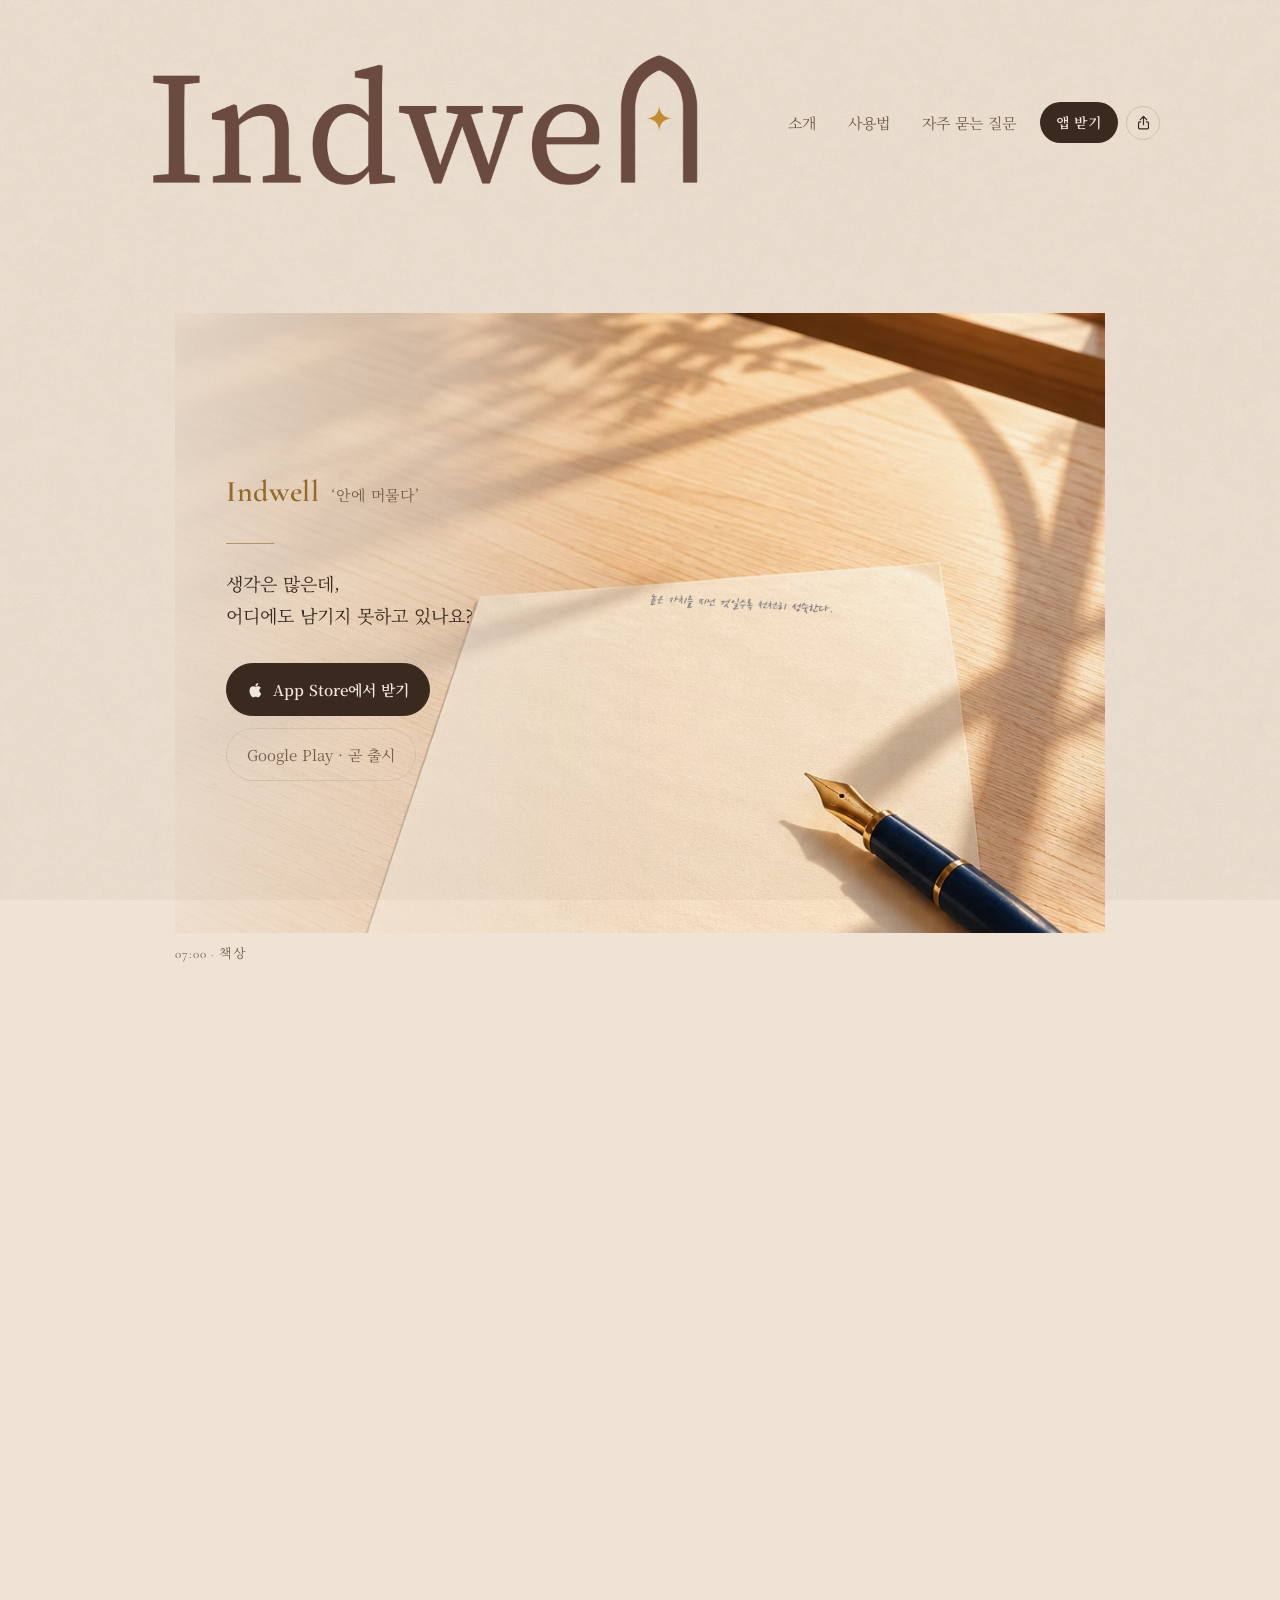
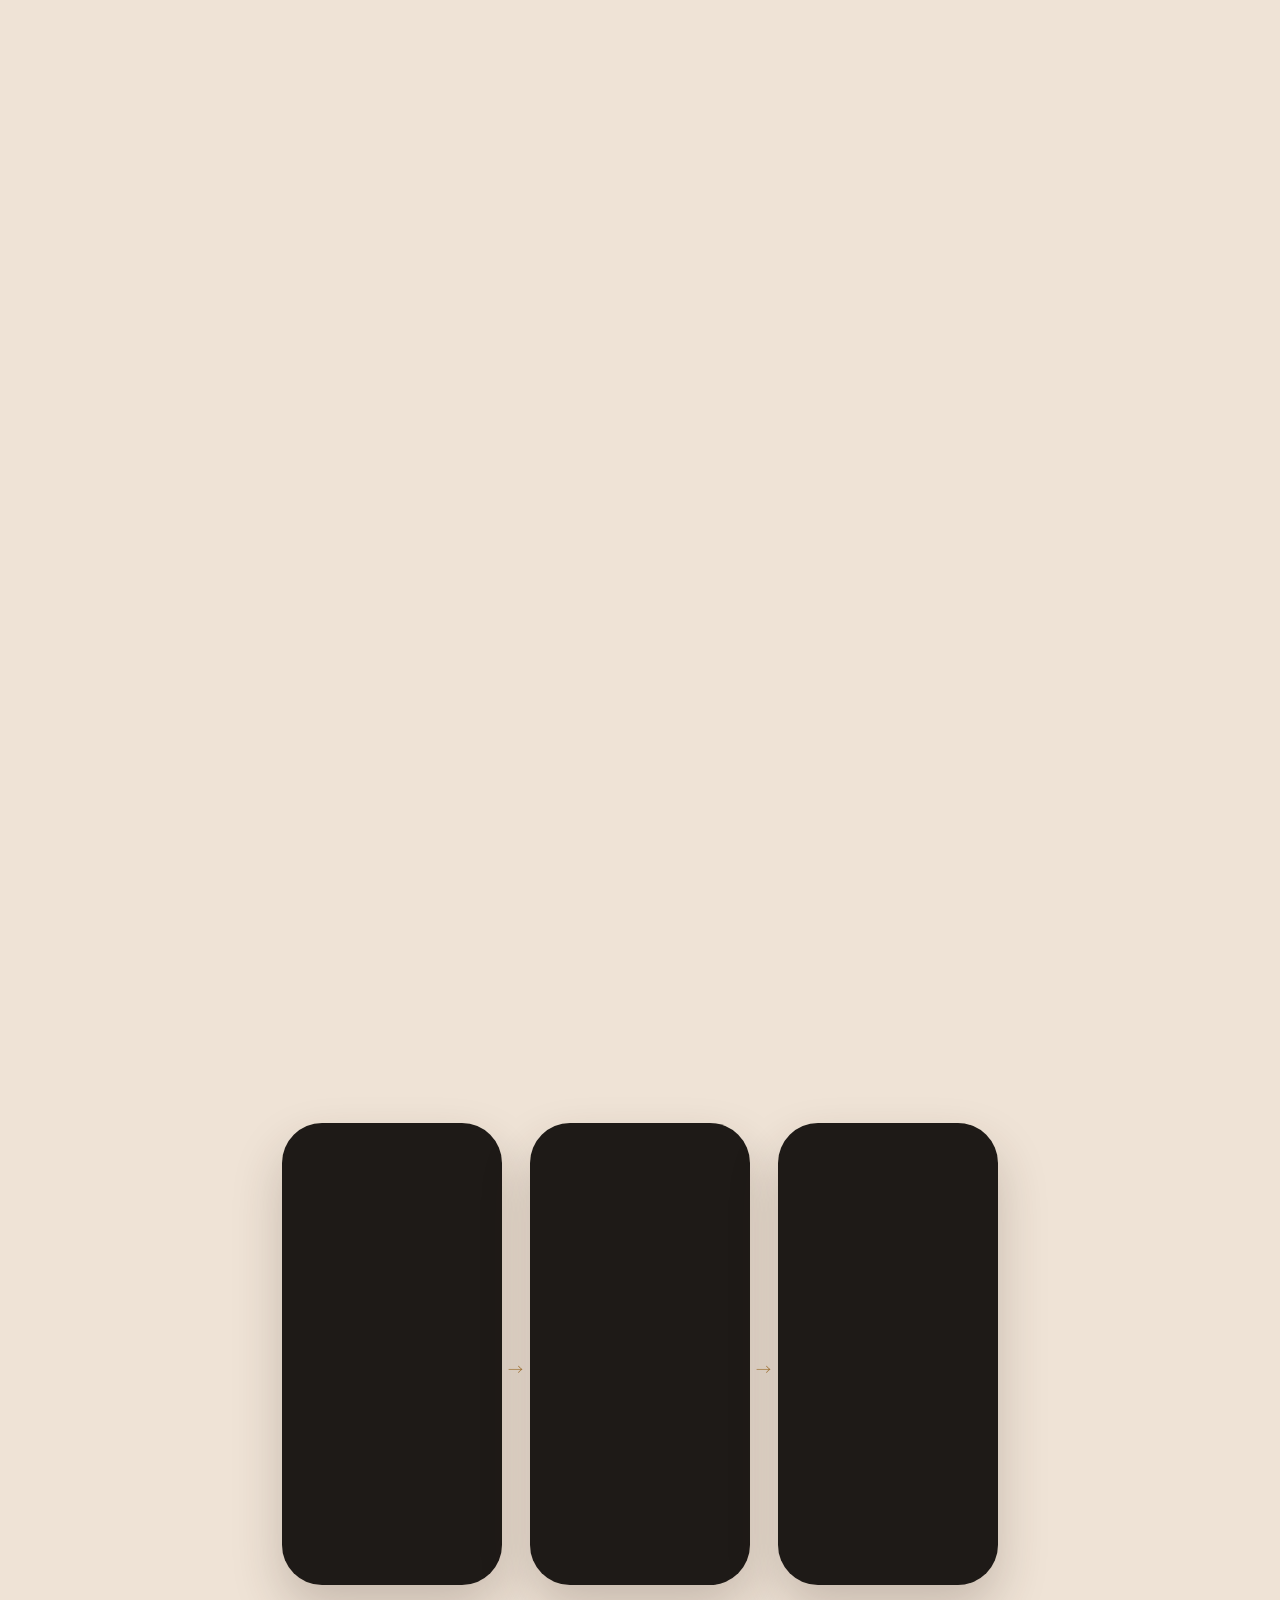
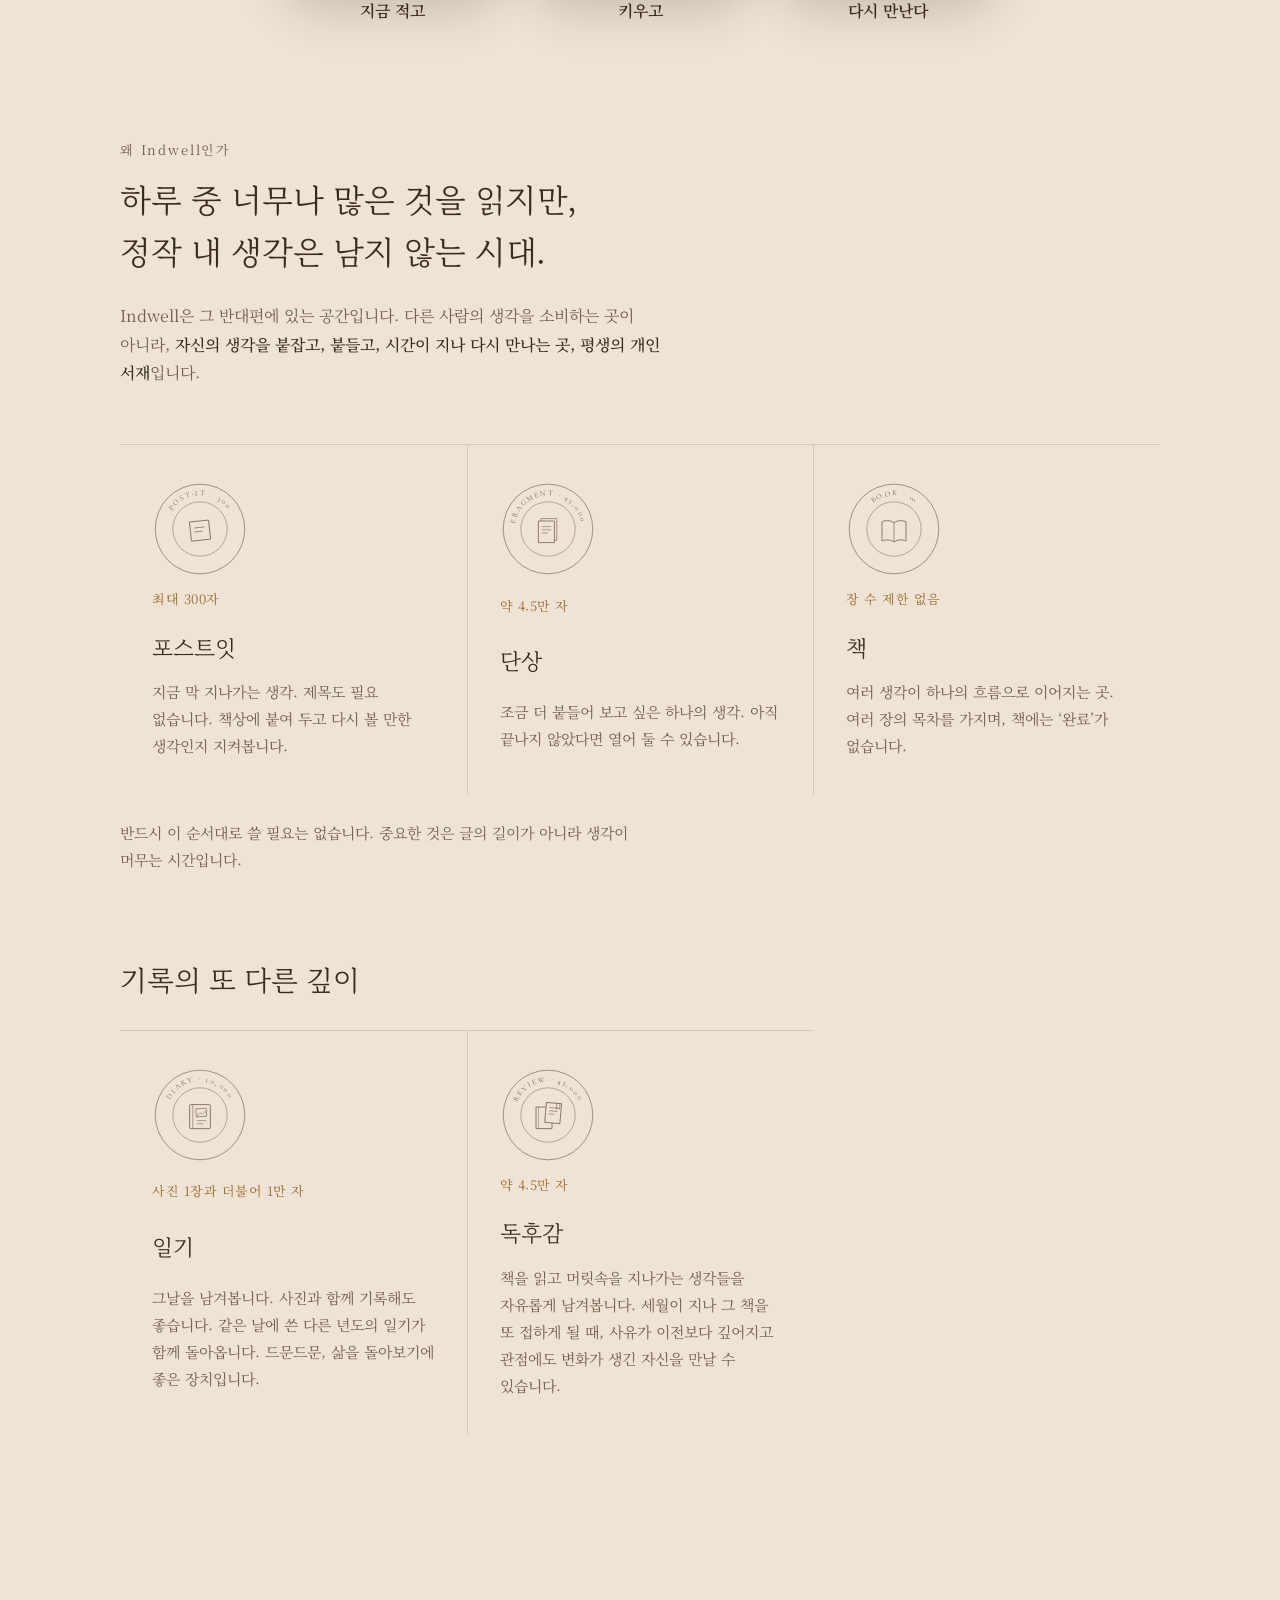
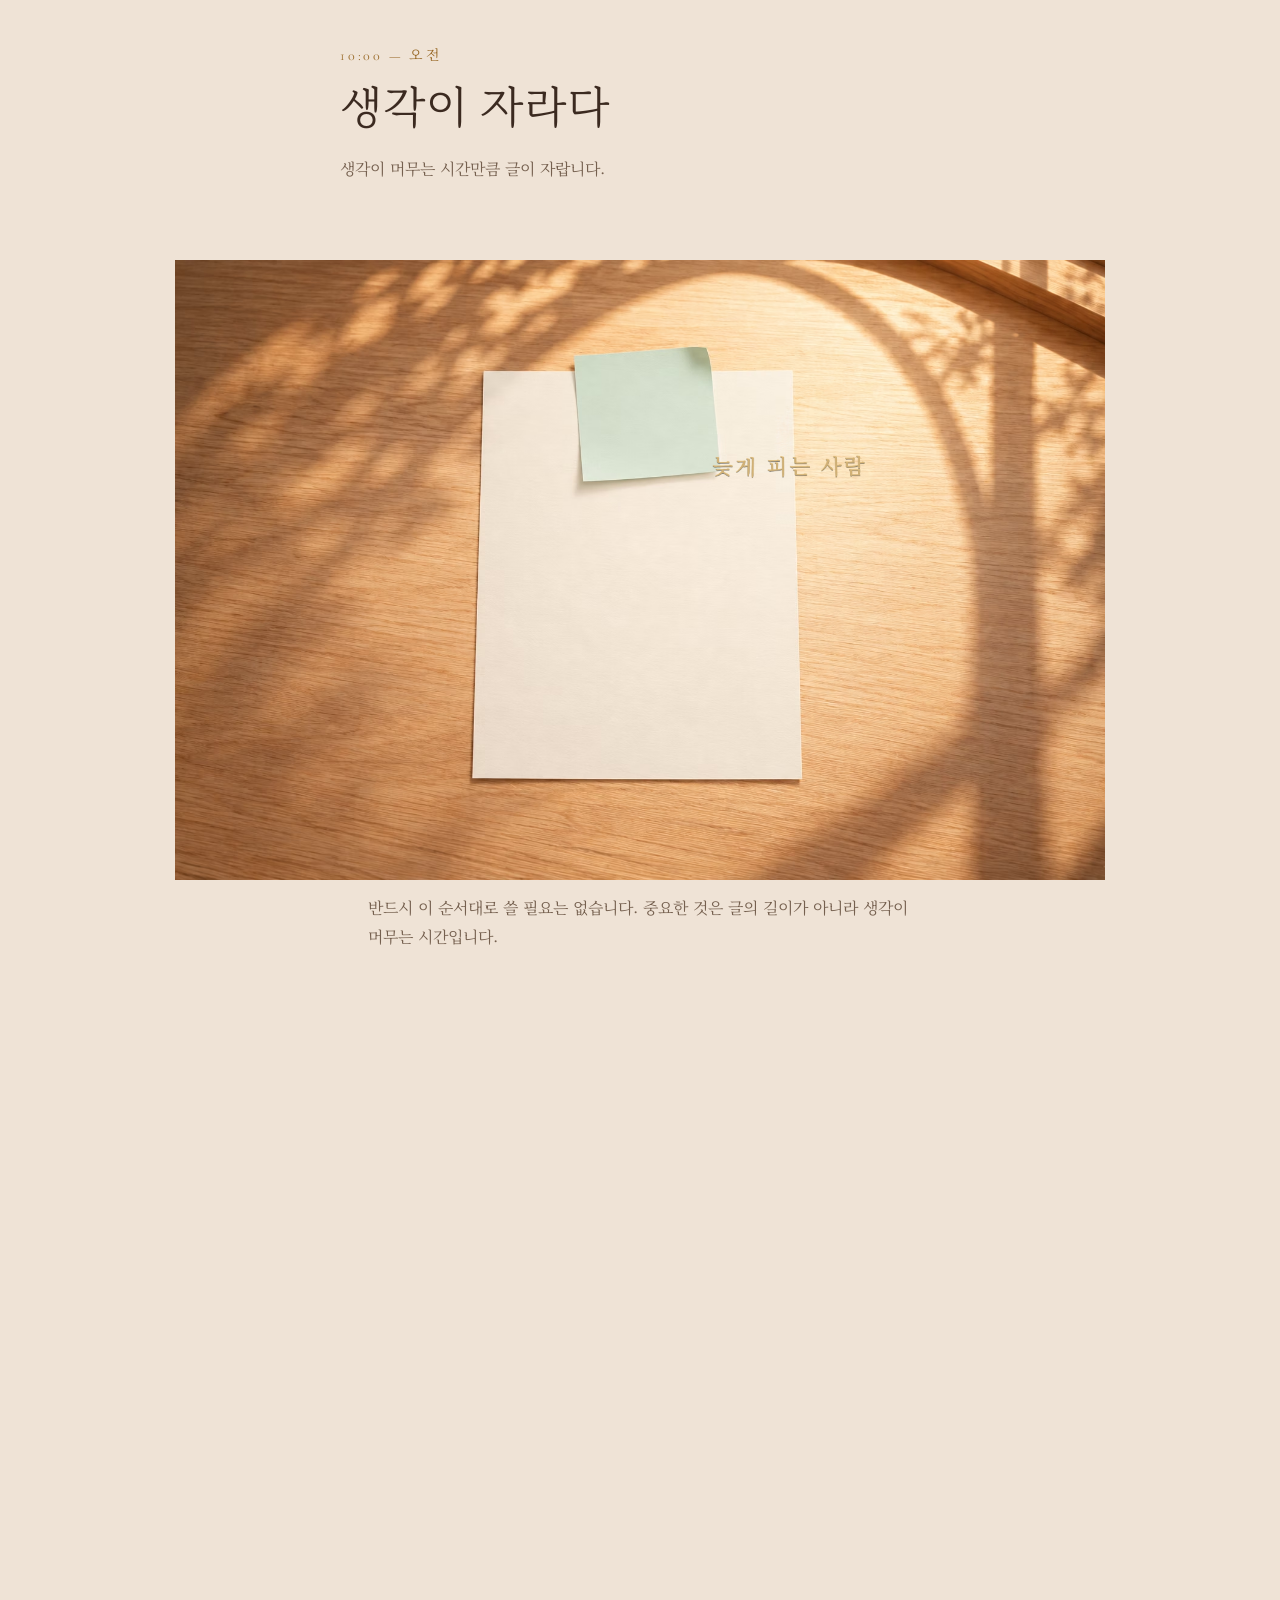
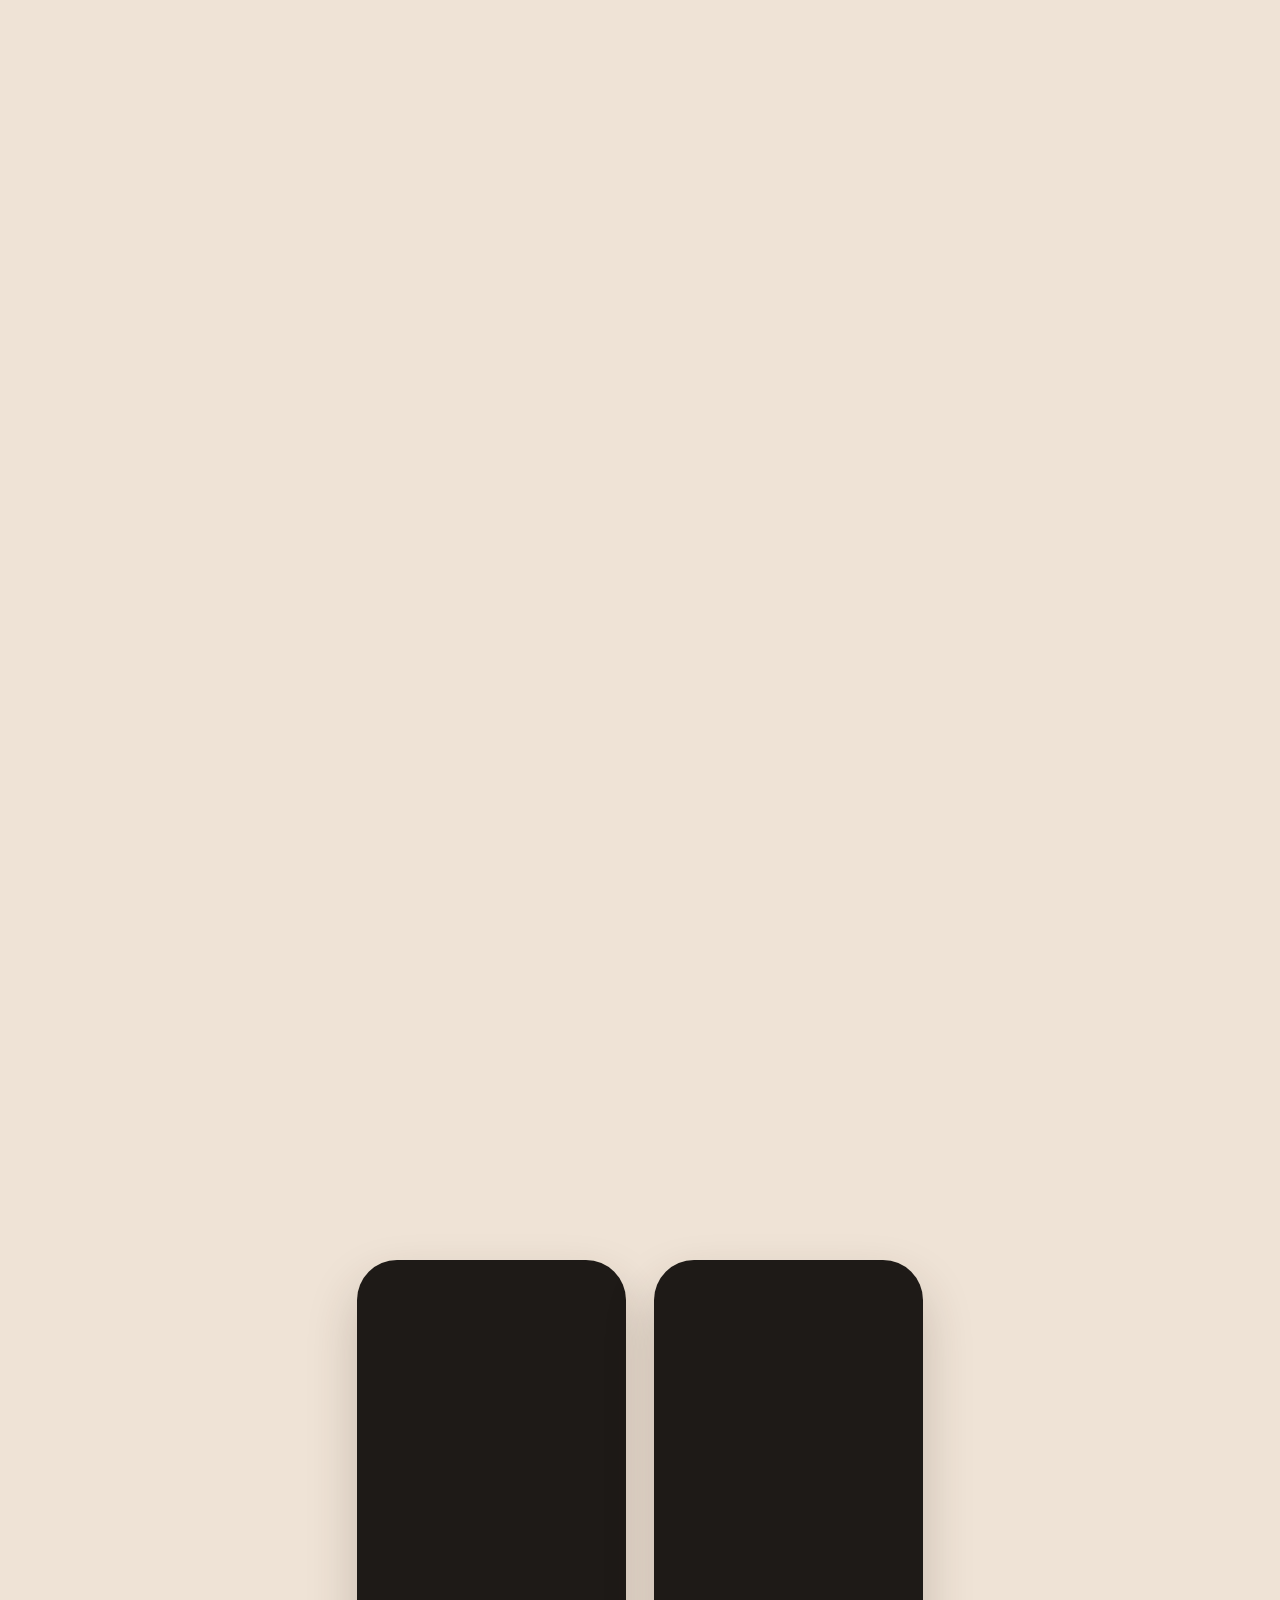
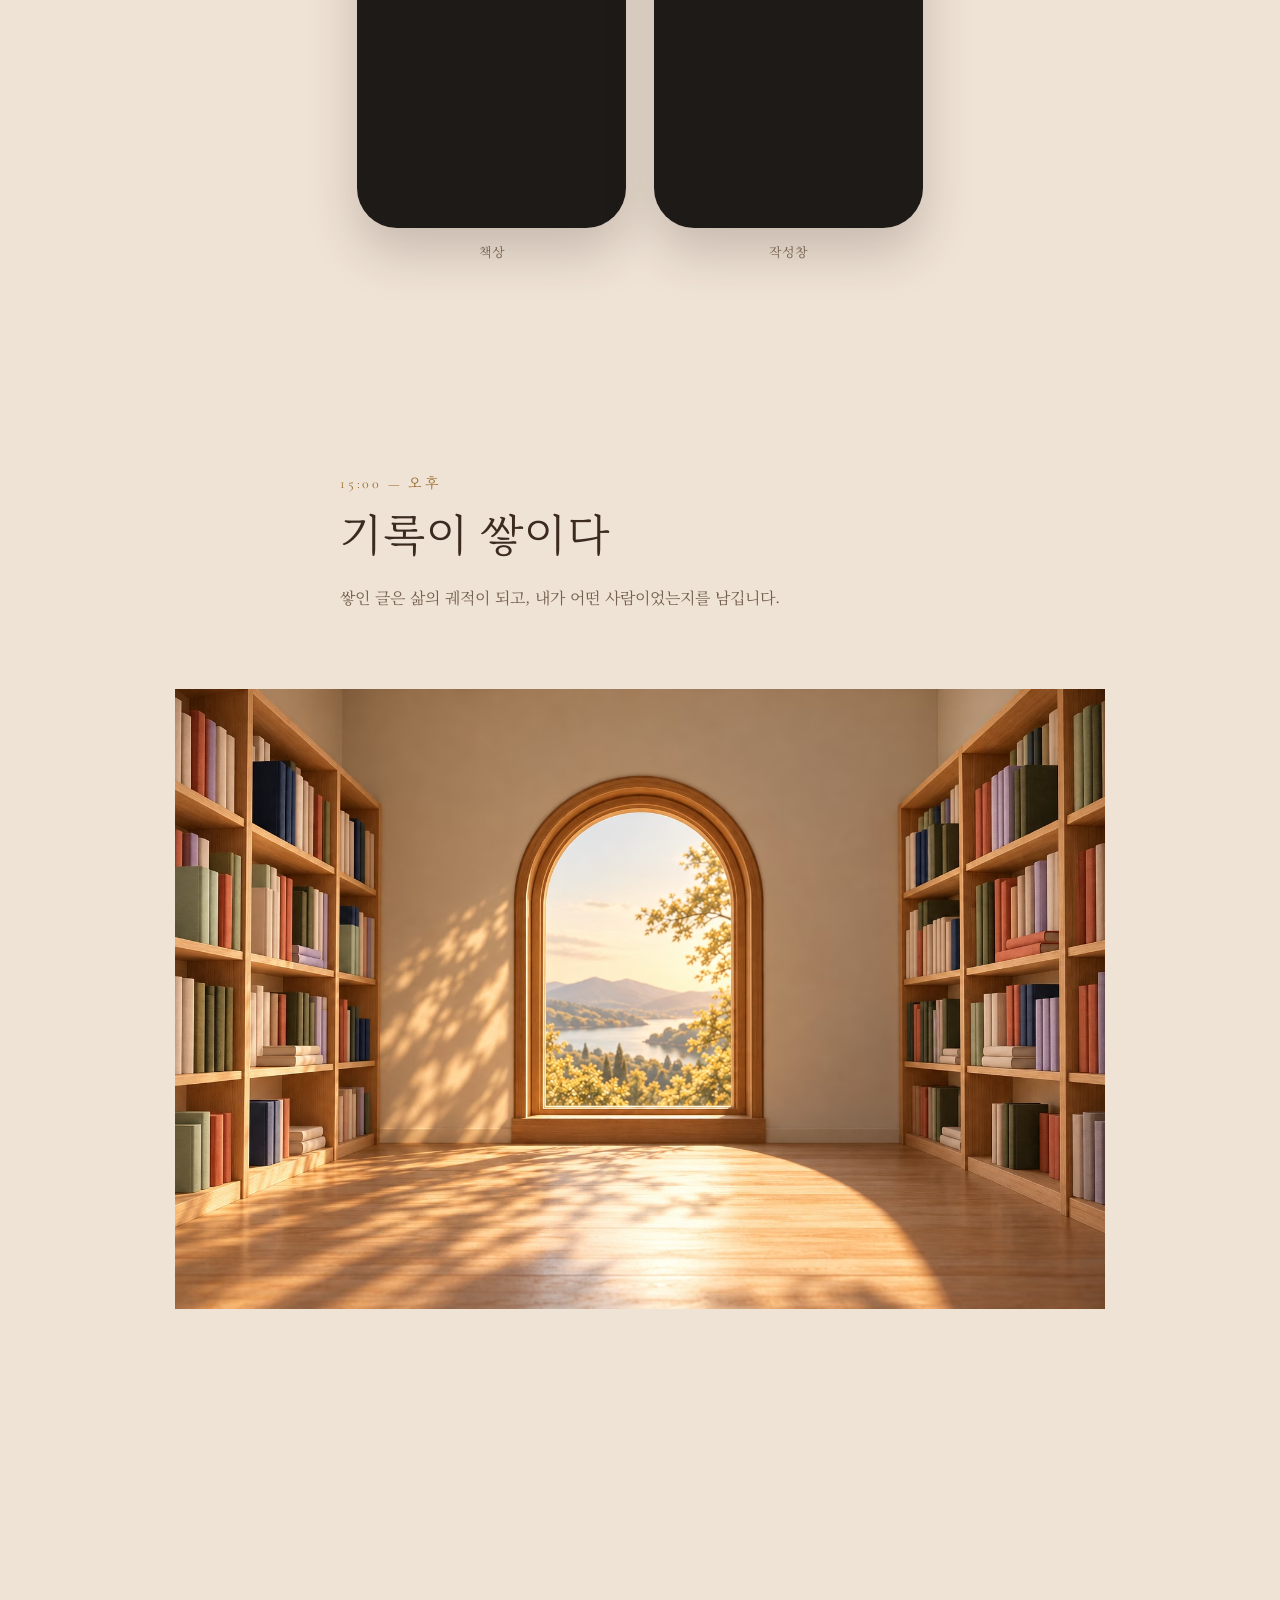
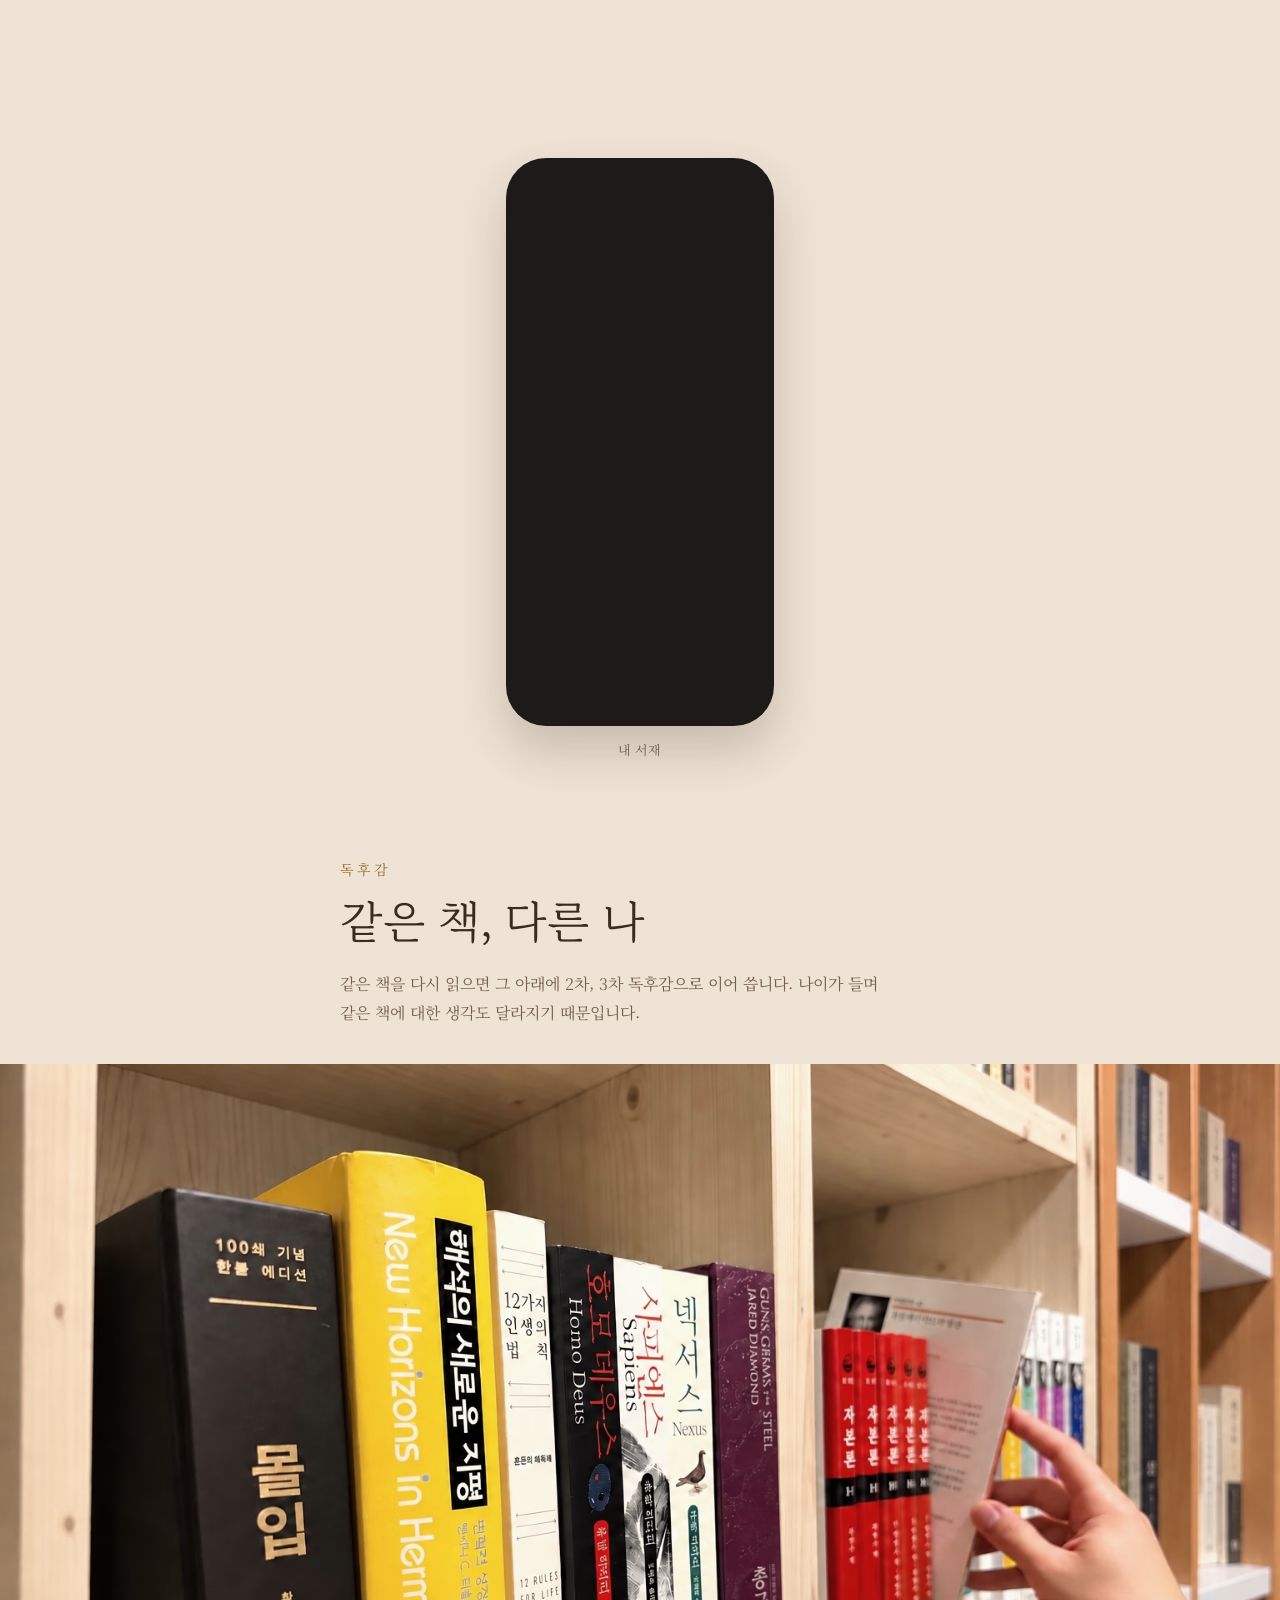
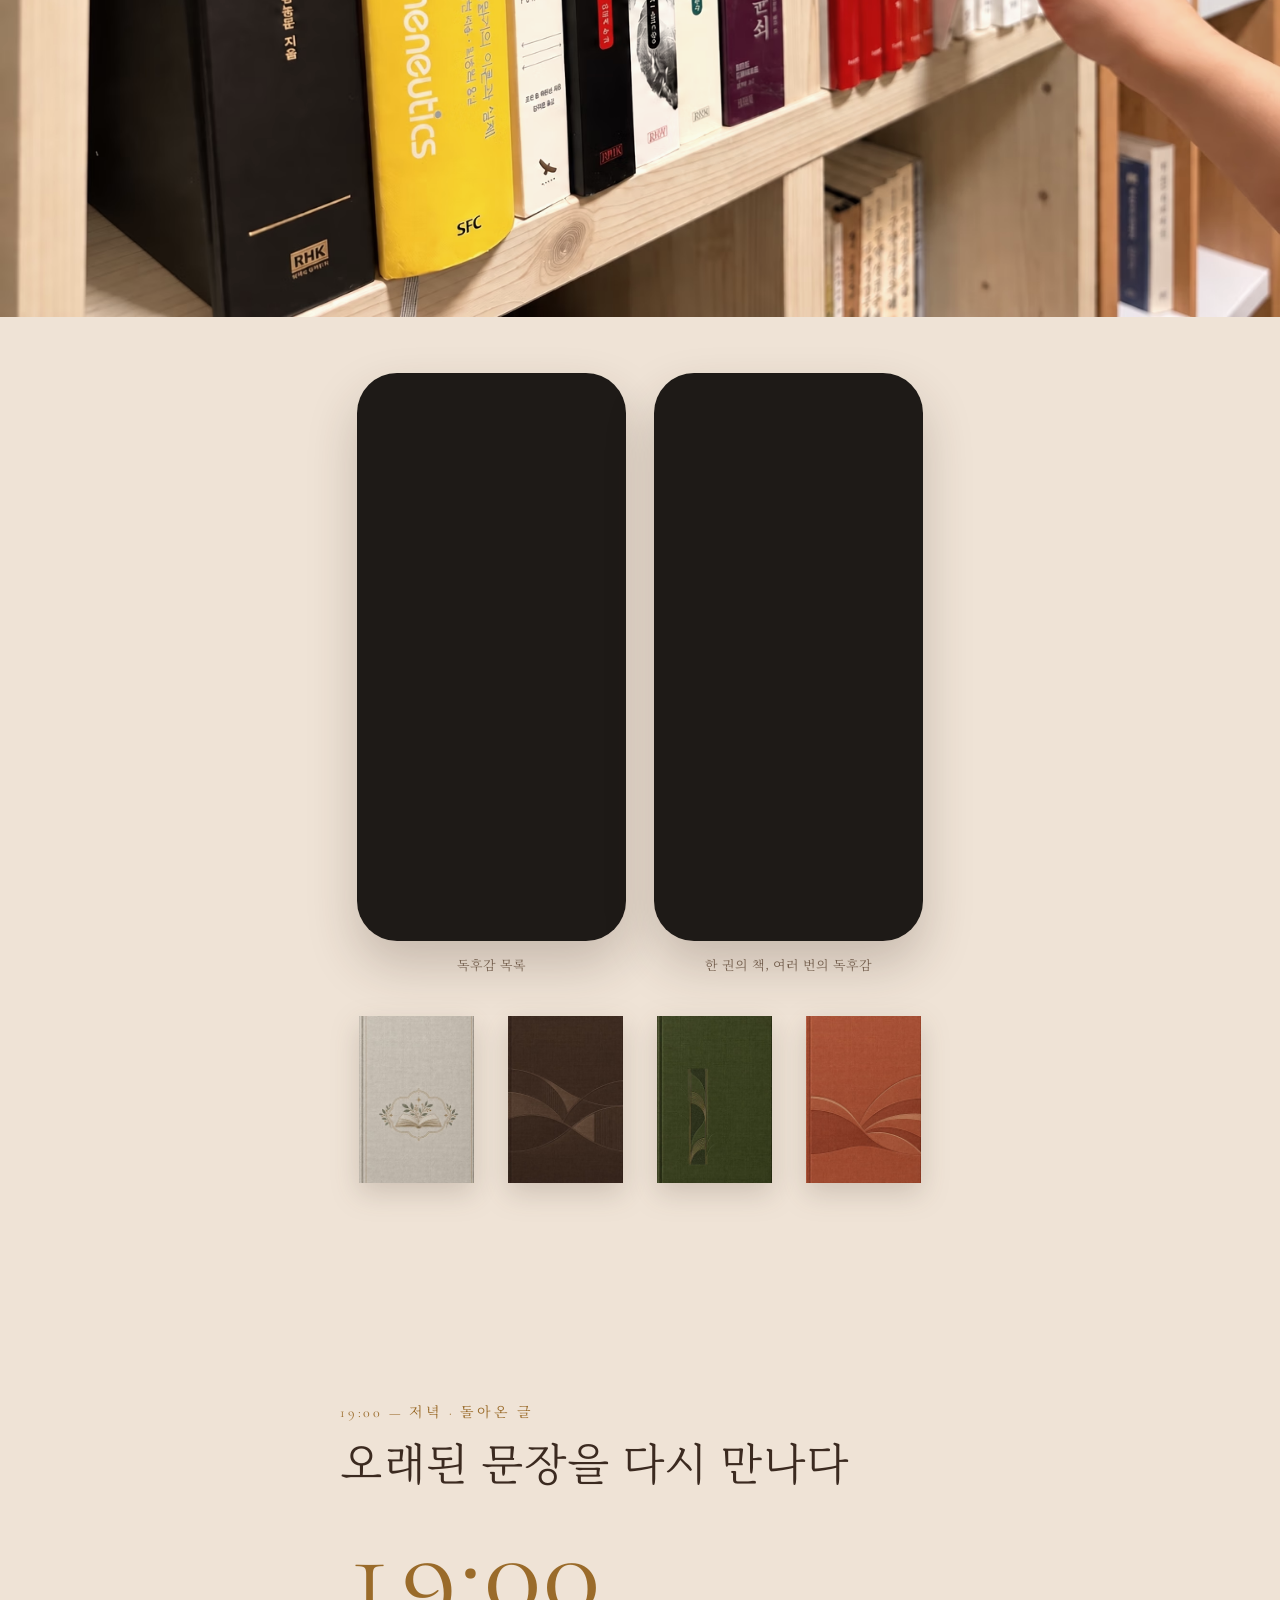
<file: index.html>
<!doctype html>
<html lang="ko">
<head>
<meta charset="utf-8">
<meta name="viewport" content="width=device-width, initial-scale=1, viewport-fit=cover">
<title>Indwell — 나의 세계를 쓰고, 그 안에 머무는 곳</title>
<!-- ★ 이 파일의 문구를 고치면 'python3 tools/build-fonts.py'를 다시 실행할 것(제목 서체에 새 글자를 넣기 위해).
     그림을 바꾸면 'swift tools/build-images.swift'. site.css·site.js를 고치면 아래 ?v= 날짜도 바꿀 것. -->
<!-- 탭 아이콘: 로고 오른쪽의 아치+별 -->
<link rel="icon" type="image/png" href="img/favicon-64.png">
<link rel="apple-touch-icon" href="img/apple-touch-icon.png">
<!-- 링크 미리보기(카카오톡·문자 등). og:image와 og:url은 반드시 https://로 시작하는 전체 주소여야 미리보기가 뜬다.
     주소를 바꾸면 아래 두 곳도 함께 바꿀 것 -->
<meta name="description" content="당신의 생각이 길이 되고, 걸어온 만큼 한 권의 세상이 쌓여 갑니다. 계정도 서버도 없는, 생각이 머무는 글쓰기 공간.">
<meta property="og:type" content="website">
<meta property="og:site_name" content="Indwell">
<meta property="og:title" content="Indwell — 나의 세계를 쓰고, 그 안에 머무는 곳">
<meta property="og:description" content="당신의 생각이 길이 되고, 걸어온 만큼 한 권의 세상이 쌓여 갑니다.">
<meta property="og:image" content="https://indwell.kr/img/og-v2.jpg">
<meta property="og:image:width" content="1200">
<meta property="og:image:height" content="630">
<meta property="og:url" content="https://indwell.kr/">
<meta name="twitter:card" content="summary_large_image">
<link rel="preconnect" href="https://fonts.googleapis.com">
<link rel="preconnect" href="https://fonts.gstatic.com" crossorigin>
<link rel="stylesheet" href="https://fonts.googleapis.com/css2?family=Cormorant+Garamond:wght@500;600&family=Nanum+Pen+Script&family=Noto+Serif+KR:wght@400;500;600&display=swap">
<link rel="preload" href="fonts/indwell-title-regular.woff2" as="font" type="font/woff2" crossorigin>
<link rel="stylesheet" href="site.css?v=20261116a">
<script src="site.js?v=20261116a" defer></script>
<!-- 움직임을 쓸지 정하는 단 한 곳: 기기의 '움직임 줄이기'가 꺼져 있을 때만 .motion을 붙인다.
     그림이 그려지기 전에 정해야 멈춘 화면이 잠깐 보였다 바뀌는 깜빡임이 없다. 나머지 판단은 모두 이 표시를 따른다 -->
<script>if (!matchMedia('(prefers-reduced-motion: reduce)').matches) document.documentElement.classList.add('motion');</script>
</head>
<body>
<div class="paper-bg" aria-hidden="true"></div>
<div class="grain" aria-hidden="true"></div>
<nav class="topbar" id="top" aria-label="주 메뉴">
  <div class="wrap">
    <h1 class="brand"><a href="#top"><img src="img/logo-lg.png" alt="Indwell"></a></h1>
    <div class="nav-right">
    <div class="menu">
      <a href="#top">소개</a>
      <a href="#guide" class="open-guide">사용법</a>
      <a href="#faq">자주 묻는 질문</a>
    </div>
    <div class="actions">
      <a class="get" href="#download">앱 받기</a>
      <!-- 링크 공유: 휴대폰은 공유 창, 공유 창이 없는 브라우저는 주소 복사(site.js '링크 공유') -->
      <button class="share" type="button" aria-label="링크 공유" title="링크 공유"><svg viewBox="0 0 24 24" aria-hidden="true"><path d="M12 15V3.5M7.5 8 12 3.5 16.5 8M8 11H6.5A1.5 1.5 0 0 0 5 12.5v7A1.5 1.5 0 0 0 6.5 21h11a1.5 1.5 0 0 0 1.5-1.5v-7a1.5 1.5 0 0 0-1.5-1.5H16"/></svg></button>
    </div>
    </div>
  </div>
</nav>
<!-- 따라오는 메뉴 띠 — 내용은 site.js가 맨 위 메뉴를 복사해 채운다 -->
<div class="stickybar" aria-hidden="true"><div class="wrap"></div></div>
<!-- 밤이 내려앉는 막: 장면 5(21:00)에 가까워질수록 site.js가 짙게 한다(움직임을 줄인 화면에서는 쓰지 않음) -->
<div class="nightfall" aria-hidden="true"></div>
<!-- 하루 시간 단추: 지금 보고 있는 장면의 시각에 불이 들어오고, 누르면 그 장면으로 간다 -->
<nav class="timebar" aria-label="하루의 장면">
  <a href="#s1">07:00</a>
  <a href="#how">10:00</a>
  <a href="#s3">15:00</a>
  <a href="#s4">19:00</a>
  <a href="#s5">21:00</a>
  <a href="#download">23:00</a>
</nav>

<!-- 그림 고르기 규칙(모든 장면 공통):
     휴대폰에서는 장면마다 같은 틀(화면 폭 × 남는 높이)에 그림을 꽉 채워 잘라 보인다. 잘릴 때 남길 중심 = figure의 --focus(기본 가운데).
     휴대폰 세로(폭 700 이하·세로 방향)이고 세로판이 있으면 세로판(-p), 아니면 가로 그림(960·1536 중 화면에 맞는 것).
     AVIF를 못 읽는 옛 브라우저는 <img>의 JPEG를 쓴다.
     이 조건(max-width: 700px and orientation: portrait)은 site.css의 휴대폰 세로 규칙과 같아야 한다. -->

<!-- ── 장면 1 · 07:00 생각이 나타나다 ── -->
<header class="hero">
<div class="seq" id="s1"><div class="seq-stick">
  <figure class="frame f-paper-morning has-p" data-fx="zoom" data-note-y="92">
    <div class="plate">
      <picture>
        <source media="(max-width: 700px) and (orientation: portrait)" type="image/avif" srcset="img/scenes/08-paper-morning-p-1024.avif">
        <source media="(max-width: 700px) and (orientation: portrait)" srcset="img/scenes/08-paper-morning-p.jpg">
        <source type="image/avif" srcset="img/scenes/01-paper-morning-960.avif 960w, img/scenes/01-paper-morning-1536.avif 1536w" sizes="(min-width: 1600px) 1536px, 100vw">
        <img src="img/scenes/01-paper-morning.jpg" width="1536" height="1024" alt="아침 햇살이 드는 원목 책상 위의 빈 종이와 남색 만년필" fetchpriority="high">
      </picture>
      <div class="ov" aria-hidden="true" data-ink data-quad="48.75,41.0 82.0,43.5 84.4,96.2 33.6,87.0" data-quad-p="31.9,47.9 82.3,45.8 88.0,84.7 16.6,80.6" data-pen="fountain" data-pad="11 14 62 12" data-pad-p="22 12 48 14" data-fs="20"><p>높은 가치를 지닌 것일수록 천천히 성숙한다.</p></div>
      <div class="hero-copy">
        <p class="meaning"><span class="word">Indwell</span>‘안에 머물다’</p>
        <div class="line"></div>
        <p class="lead">생각은 많은데,<br>어디에도 남기지 못하고 있나요?</p>
        <div class="stores">
          <a class="store primary" href="https://apps.apple.com/app/id6810987473" target="_blank" rel="noopener">
            <svg viewBox="0 0 24 24" aria-hidden="true"><path d="M16.4 12.6c0-2.4 2-3.6 2.1-3.7-1.1-1.7-2.9-1.9-3.5-1.9-1.5-.2-2.9.9-3.7.9-.8 0-1.9-.9-3.2-.8-1.6 0-3.1 1-4 2.4-1.7 3-.4 7.4 1.2 9.8.8 1.2 1.8 2.5 3 2.4 1.2 0 1.7-.8 3.2-.8s1.9.8 3.2.8c1.3 0 2.2-1.2 3-2.4.9-1.4 1.3-2.7 1.3-2.8 0 0-2.6-1-2.6-3.9zM14 5.5c.7-.8 1.1-1.9 1-3-1 0-2.1.7-2.8 1.5-.6.7-1.2 1.8-1 2.9 1 .1 2.1-.6 2.8-1.4z"/></svg>
            App Store에서 받기
          </a>
          <span class="store soon" aria-disabled="true">Google Play · 곧 출시</span>
        </div>
      </div>
    </div>
    <figcaption class="caption">07:00 · 책상</figcaption>
  </figure>
  <figure class="frame statement" style="--focus: 80% 50%">
    <div class="plate">
      <picture>
        <source type="image/avif" srcset="img/scenes/09-nib-960.avif 960w, img/scenes/09-nib-1536.avif 1536w" sizes="(min-width: 1600px) 1536px, 100vw">
        <img src="img/scenes/09-nib.jpg" width="1536" height="1024" alt="" loading="lazy" decoding="async">
      </picture>
      <p class="statement-text statement-sub">완성된 글이 아니어도 괜찮습니다.<br>스쳐 지나가는 생각부터 일상의 기록,<br>책을 읽으며 떠오른 생각까지.</p>
      <p class="statement-text statement-sub statement-end">Indwell은 당신의 생각을 사라지지 않게 쌓아 갈 수 있는 개인의 사유 공간입니다.</p>
    </div>
  </figure>
  <figure class="frame statement" style="--focus: 80% 50%">
    <div class="plate">
      <picture>
        <source type="image/avif" srcset="img/scenes/09-nib-960.avif 960w, img/scenes/09-nib-1536.avif 1536w" sizes="(min-width: 1600px) 1536px, 100vw">
        <img src="img/scenes/09-nib.jpg" width="1536" height="1024" alt="크림색 종이에 막 닿은 금빛 펜촉과 번지기 시작한 잉크 한 점" loading="lazy" decoding="async">
      </picture>
      <p class="statement-text">생각이 지나가는 자리,<br>그리고 남는 자리.</p>
    </div>
  </figure>
</div></div>
</header>

<main>
  <!-- ── 세 걸음: 처음 보는 사람이 앱의 흐름(지금 적고 → 키우고 → 다시 만난다)을 실제 화면으로 먼저 보게 ── -->
  <section class="steps">
    <div class="wrap phones" data-enter>
      <figure class="phone"><div class="bezel"><picture><source type="image/avif" srcset="img/app/desk.avif?v=3"><img src="img/app/desk.jpg?v=3" alt="Indwell 책상 화면: 포스트잇이 쌓인 책상" loading="lazy" decoding="async"></picture></div><figcaption>지금 적고</figcaption></figure>
      <figure class="phone"><div class="bezel"><picture><source type="image/avif" srcset="img/app/writing.avif?v=2"><img src="img/app/writing.jpg?v=2" alt="Indwell 작성창 화면" loading="lazy" decoding="async"></picture></div><figcaption>키우고</figcaption></figure>
      <figure class="phone"><div class="bezel"><picture><source type="image/avif" srcset="img/app/returned-popup.avif?v=2"><img src="img/app/returned-popup.jpg?v=2" alt="Indwell 돌아온 글 화면" loading="lazy" decoding="async"></picture></div><figcaption>다시 만난다</figcaption></figure>
    </div>
  </section>

  <!-- ── 왜 Indwell인가 · 세 가지 글 ── -->
  <section class="intro">
    <div class="wrap">
      <p class="eyebrow">왜 Indwell인가</p>
      <p class="big" data-reveal>하루 중 너무나 많은 것을 읽지만,<br>정작 내 생각은 남지 않는 시대.</p>
      <p class="body">Indwell은 그 반대편에 있는 공간입니다. 다른 사람의 생각을 소비하는 곳이 아니라, <strong>자신의 생각을 붙잡고, 붙들고, 시간이 지나 다시 만나는 곳, 평생의 개인 서재</strong>입니다.</p>
      <div class="pillars" data-enter>
        <div class="pillar">
          <svg class="emblem" viewBox="0 0 120 120" aria-hidden="true"><defs><path pathLength="1" id="arc-a" d="M18 60 A42 42 0 0 1 102 60"/></defs><circle pathLength="1" cx="60" cy="60" r="56" fill="none" stroke="currentColor" stroke-width=".8"/><circle pathLength="1" cx="60" cy="60" r="34" fill="none" stroke="currentColor" stroke-width=".6"/><text font-family="Cormorant Garamond, serif" font-size="9.5" letter-spacing="2.2" fill="currentColor"><textPath href="#arc-a" startOffset="50%" text-anchor="middle">POST-IT · 300</textPath></text><rect pathLength="1" x="48" y="50" width="24" height="24" fill="none" stroke="currentColor" stroke-width="1" transform="rotate(-6 60 62)"/><path pathLength="1" d="M53 58h13M53 63h10" stroke="currentColor" stroke-width=".8" transform="rotate(-6 60 62)"/></svg>
          <span class="limit">최대 300자</span>
          <h3>포스트잇</h3>
          <p>지금 막 지나가는 생각. 제목도 필요 없습니다. 책상에 붙여 두고 다시 볼 만한 생각인지 지켜봅니다.</p>
        </div>
        <div class="pillar">
          <svg class="emblem" viewBox="0 0 120 120" aria-hidden="true"><defs><path pathLength="1" id="arc-b" d="M18 60 A42 42 0 0 1 102 60"/></defs><circle pathLength="1" cx="60" cy="60" r="56" fill="none" stroke="currentColor" stroke-width=".8"/><circle pathLength="1" cx="60" cy="60" r="34" fill="none" stroke="currentColor" stroke-width=".6"/><text font-family="Cormorant Garamond, serif" font-size="9.5" letter-spacing="2.2" fill="currentColor"><textPath href="#arc-b" startOffset="50%" text-anchor="middle">FRAGMENT · 45,000</textPath></text><rect pathLength="1" x="51" y="47" width="20" height="27" fill="none" stroke="currentColor" stroke-width=".8"/><rect pathLength="1" x="48" y="50" width="20" height="27" fill="var(--oat)" stroke="currentColor" stroke-width="1"/><path pathLength="1" d="M52 57h12M52 61h12M52 65h8" stroke="currentColor" stroke-width=".7"/></svg>
          <span class="limit">약 4.5만 자</span>
          <h3>단상</h3>
          <p>조금 더 붙들어 보고 싶은 하나의 생각. 아직 끝나지 않았다면 열어 둘 수 있습니다.</p>
        </div>
        <div class="pillar">
          <svg class="emblem" viewBox="0 0 120 120" aria-hidden="true"><defs><path pathLength="1" id="arc-c" d="M18 60 A42 42 0 0 1 102 60"/></defs><circle pathLength="1" cx="60" cy="60" r="56" fill="none" stroke="currentColor" stroke-width=".8"/><circle pathLength="1" cx="60" cy="60" r="34" fill="none" stroke="currentColor" stroke-width=".6"/><text font-family="Cormorant Garamond, serif" font-size="9.5" letter-spacing="2.2" fill="currentColor"><textPath href="#arc-c" startOffset="50%" text-anchor="middle">BOOK · ∞</textPath></text><path pathLength="1" d="M60 52c-5-3-11-3-15-1v24c4-2 10-2 15 1 5-3 11-3 15-1V51c-4-2-10-2-15 1z" fill="none" stroke="currentColor" stroke-width="1"/><path pathLength="1" d="M60 52v24" stroke="currentColor" stroke-width=".8"/></svg>
          <span class="limit">장 수 제한 없음</span>
          <h3>책</h3>
          <p>여러 생각이 하나의 흐름으로 이어지는 곳. 여러 장의 목차를 가지며, 책에는 ‘완료’가 없습니다.</p>
        </div>
      </div>
      <p class="flow-note">반드시 이 순서대로 쓸 필요는 없습니다. 중요한 것은 글의 길이가 아니라 생각이 머무는 시간입니다.</p>
      <h2 class="pillars-title">기록의 또 다른 깊이</h2>
      <div class="pillars two" data-enter>
        <div class="pillar">
          <svg class="emblem" viewBox="0 0 120 120" aria-hidden="true"><defs><path id="arc-d" d="M18 60 A42 42 0 0 1 102 60"/></defs><circle pathLength="1" cx="60" cy="60" r="56" fill="none" stroke="currentColor" stroke-width=".8"/><circle pathLength="1" cx="60" cy="60" r="34" fill="none" stroke="currentColor" stroke-width=".6"/><text font-family="Cormorant Garamond, serif" font-size="9.5" letter-spacing="2.2" fill="currentColor"><textPath href="#arc-d" startOffset="50%" text-anchor="middle">DIARY · 10,000</textPath></text><rect pathLength="1" x="47" y="47" width="26" height="30" rx="1.5" fill="none" stroke="currentColor" stroke-width="1"/><path pathLength="1" d="M51 47v30" stroke="currentColor" stroke-width=".7"/><rect pathLength="1" x="55" y="52" width="13" height="10" fill="none" stroke="currentColor" stroke-width=".8" transform="rotate(-4 61 57)"/><path pathLength="1" d="M56 61l4-4 3 2 3-3 2 3" fill="none" stroke="currentColor" stroke-width=".6" transform="rotate(-4 61 57)"/><path pathLength="1" d="M56 67h12M56 71h8" stroke="currentColor" stroke-width=".7"/></svg>
          <span class="limit">사진 1장과 더불어 1만 자</span>
          <h3>일기</h3>
          <p>그날을 남겨봅니다. 사진과 함께 기록해도 좋습니다. 같은 날에 쓴 다른 년도의 일기가 함께 돌아옵니다. 드문드문, 삶을 돌아보기에 좋은 장치입니다.</p>
        </div>
        <div class="pillar">
          <svg class="emblem" viewBox="0 0 120 120" aria-hidden="true"><defs><path id="arc-r" d="M18 60 A42 42 0 0 1 102 60"/></defs><circle pathLength="1" cx="60" cy="60" r="56" fill="none" stroke="currentColor" stroke-width=".8"/><circle pathLength="1" cx="60" cy="60" r="34" fill="none" stroke="currentColor" stroke-width=".6"/><text font-family="Cormorant Garamond, serif" font-size="9.5" letter-spacing="2.2" fill="currentColor"><textPath href="#arc-r" startOffset="50%" text-anchor="middle">REVIEW · 45,000</textPath></text><rect pathLength="1" x="45" y="50" width="20" height="27" fill="none" stroke="currentColor" stroke-width="1"/><path pathLength="1" d="M48 50v27" stroke="currentColor" stroke-width=".6"/><rect pathLength="1" x="57" y="45" width="19" height="25" fill="var(--oat)" stroke="currentColor" stroke-width="1" transform="rotate(5 66 57)"/><path pathLength="1" d="M61 51h11M61 55h11M61 59h7" stroke="currentColor" stroke-width=".7" transform="rotate(5 66 57)"/><path pathLength="1" d="M70 44v8l2-1.6 2 1.6v-8" fill="none" stroke="currentColor" stroke-width=".7" transform="rotate(5 66 57)"/></svg>
          <span class="limit">약 4.5만 자</span>
          <h3>독후감</h3>
          <p>책을 읽고 머릿속을 지나가는 생각들을 자유롭게 남겨봅니다. 세월이 지나 그 책을 또 접하게 될 때, 사유가 이전보다 깊어지고 관점에도 변화가 생긴 자신을 만날 수 있습니다.</p>
        </div>
      </div>
    </div>
  </section>

  <!-- ── 장면 2 · 10:00 생각이 자라다 ── -->
  <section class="scene" id="how">
    <div class="wrap scene-head" data-enter>
      <p class="time-label">10:00 — 오전</p>
      <h2 class="scene-title" data-reveal>생각이 자라다</h2>
      <p class="scene-lead">생각이 머무는 시간만큼 글이 자랍니다.</p>
    </div>
    <div class="seq" data-hold=".35"><div class="seq-stick">
    <figure class="frame f-postits-six" data-note-y="95">
      <div class="plate">
        <picture>
          <source type="image/avif" srcset="img/scenes/24-postits-six-960.avif 960w, img/scenes/24-postits-six-1536.avif 1536w" sizes="(min-width: 1600px) 1536px, 100vw">
          <img src="img/scenes/24-postits-six.jpg" width="1536" height="1024" alt="원목 책상 위에 흩어진 여섯 장의 포스트잇" loading="lazy" decoding="async">
        </picture>
        <div class="ov pt-lilac" aria-hidden="true" data-quad="16.7,28.3 31.2,24.4 33.6,44.6 18.8,48.6" data-pen="ballpoint" data-pad="13 11 10 12" data-fs="24">삶에 늦고 빠름은 없다. 그저 각 사람에게 맞는 때가 있을 뿐. 혹시 죽을 때까지 그때가 오지 않은 사람은, 기회가 왔을 때 준비되어 있지 않은 사람일 뿐이다.</div>
        <div class="ov pt-mint" aria-hidden="true" data-quad="43.0,15.3 57.0,14.1 58.6,33.8 43.9,35.5" data-pen="ballpoint" data-pad="13 11 10 12" data-fs="24">높은 가치를 지닌 것일수록 천천히 성숙한다.</div>
        <div class="ov pt-butter" aria-hidden="true" data-quad="67.4,25.5 81.9,22.3 83.9,42.6 69.4,45.8" data-pen="ballpoint" data-pad="13 11 10 12" data-fs="24">그저 해야 할 일을 하면 된다. 본질에 집중하지 못하니 두려움이 따르는 것이다.</div>
        <div class="ov pt-rose" aria-hidden="true" data-quad="24.3,54.5 39.1,50.8 41.3,71.9 26.1,75.6" data-pen="ballpoint" data-pad="13 11 10 12" data-fs="24">인간의 의지는 놀랄 만큼 위대하고, 정말 소스라치게 놀랄 만큼 나약하다. 의지는 의지 자체의 나약함이 문제라기보다 사실은 습관의 문제에 가깝다.</div>
        <div class="ov pt-linen" aria-hidden="true" data-quad="43.2,69.6 57.7,66.2 60.2,86.6 45.2,90.6" data-pen="ballpoint" data-pad="13 11 10 12" data-fs="24">잃어버림이란 자각은 본래 내 것이라 생각하던 것을 상실했을 때 인지하는 것인가. 본래 내 것이라고 말할 수 있는 것이 있을까. 잠시 잠깐 지내다 가는 인생이라면, ‘맡겨졌다’고 생각하는 편이 자족하는 삶을 살기에 더 유리한 마음가짐 아닐까.</div>
        <div class="ov pt-mist" aria-hidden="true" data-quad="62.6,49.4 77.3,53.3 75.7,74.0 60.5,70.5" data-pen="ballpoint" data-pad="13 11 10 12" data-fs="24">믿음의 크기는 그 사람이 감당할 수 있는 리스크의 크기에 의해 정해진다. 감당할 수 없는 리스크 속으로 뛰어들었다면, 그 대상을 온전히 신뢰하는</div>
      </div>
      <figcaption class="caption">10:00 · 책상 위의 포스트잇</figcaption>
    </figure>
    <figure class="frame f-postit-one" data-note-y="68">
      <div class="plate">
        <picture>
          <source type="image/avif" srcset="img/scenes/10-postit-one-960.avif 960w, img/scenes/10-postit-one-1536.avif 1536w" sizes="(min-width: 1600px) 1536px, 100vw">
          <img src="img/scenes/10-postit-one.jpg" width="1536" height="1024" alt="책상 위에 남은 민트색 포스트잇 한 장" loading="lazy" decoding="async">
        </picture>
        <div class="ov" data-quad="43.0,15.3 57.0,14.1 58.6,33.8 43.9,35.5" data-pen="ballpoint" data-pad="13 11 10 12" data-fs="24">높은 가치를 지닌 것일수록 천천히 성숙한다.</div>
      </div>
      <p class="frame-note">지금 막 지나가는 생각. 제목도 필요 없습니다. 책상에 붙여 두고 다시 볼 만한 생각인지 지켜봅니다.</p>
    </figure>
    <figure class="frame f-postit-paper" data-note-y="92">
      <div class="plate">
        <picture>
          <source type="image/avif" srcset="img/scenes/11-postit-paper-960.avif 960w, img/scenes/11-postit-paper-1536.avif 1536w" sizes="(min-width: 1600px) 1536px, 100vw">
          <img src="img/scenes/11-postit-paper.jpg" width="1536" height="1024" alt="민트색 포스트잇이 붙은 크림색 종이 한 장" loading="lazy" decoding="async">
        </picture>
        <div class="ov pt" aria-hidden="true" data-quad="43.0,15.3 57.0,14.1 58.6,33.8 43.9,35.5" data-pen="ballpoint" data-pad="13 11 10 12" data-fs="24">높은 가치를 지닌 것일수록 천천히 성숙한다.</div>
        <div class="ov body" data-quad="33.15,18.0 66.4,17.8 67.4,83.7 32.0,83.4" data-pen="fountain" data-pad="30 11 10 11" data-fs="17">
          <p>높은 가치를 지닌 것일수록 천천히 성숙한다.</p>
          <p>예술은 하루아침에 이루어지는 법이 없으며, 훌륭한 사람은 하나의 깨달음으로 만들어지지 않는다. 수많은 깨달음과 배움이 오랜 시간 동안 유기적으로 엮여 좋은 방향으로 발전했을 때, 비로소 이루어져 간다.</p>
        </div>
        <p class="toast">생각이 포스트잇보다 커졌어요.</p>
      </div>
      <p class="frame-note">300자 제한은 글쓰기를 방해하기 위한 제한이 아닙니다. 생각이 포스트잇이라는 그릇보다 커졌다는 신호입니다.</p>
    </figure>
    <figure class="frame f-book-open has-p" data-note-y="83">
      <div class="plate">
        <picture>
          <source media="(max-width: 700px) and (orientation: portrait)" type="image/avif" srcset="img/scenes/22-book-open-p-1024.avif">
          <source media="(max-width: 700px) and (orientation: portrait)" srcset="img/scenes/22-book-open-p.jpg">
          <source type="image/avif" srcset="img/scenes/03-book-open-960.avif 960w, img/scenes/03-book-open-1536.avif 1536w" sizes="(min-width: 1600px) 1536px, 100vw">
          <img src="img/scenes/03-book-open.jpg" width="1536" height="1024" alt="원목 책상 위에 펼쳐진 남색 천 표지의 책" loading="lazy" decoding="async">
        </picture>
        <div class="ov left" data-quad="22.0,25.3 49.75,25.3 49.75,72.3 21.0,72.3" data-quad-p="7.7,26.2 49.3,26.0 49.3,65.0 7.1,65.0" data-pen="fountain" data-pad="14 14 14 16" data-fs="17"><p class="small">늦게 피는 사람</p><p>천천히 성숙하는 것들</p></div>
        <div class="ov right" data-quad="50.15,25.3 78.0,25.3 79.25,72.3 50.15,72.3" data-quad-p="50.2,26.0 91.5,26.2 92.8,65.0 50.2,65.0" data-pen="fountain" data-pad="10 13 10 12" data-fs="16">
          <p>높은 가치를 지닌 것일수록 천천히 성숙한다.</p>
          <p>예술은 하루아침에 이루어지는 법이 없으며, 훌륭한 사람은 하나의 깨달음으로 만들어지지 않는다. 수많은 깨달음과 배움이 오랜 시간 동안 유기적으로 엮여 좋은 방향으로 발전했을 때, 비로소 이루어져 간다.</p>
        </div>
      </div>
      <p class="frame-note">여러 생각이 하나의 흐름으로 이어지는 곳. 여러 장의 목차를 가지며, 책에는 ‘완료’가 없습니다.</p>
    </figure>
    <figure class="frame f-book-closed has-p" data-note-y="83">
      <div class="plate">
        <picture>
          <source media="(max-width: 700px) and (orientation: portrait)" type="image/avif" srcset="img/scenes/23-book-closed-p-1024.avif">
          <source media="(max-width: 700px) and (orientation: portrait)" srcset="img/scenes/23-book-closed-p.jpg">
          <source type="image/avif" srcset="img/scenes/12-book-closed-960.avif 960w, img/scenes/12-book-closed-1536.avif 1536w" sizes="(min-width: 1600px) 1536px, 100vw">
          <img src="img/scenes/12-book-closed.jpg" width="1536" height="1024" alt="덮인 남색 천 표지의 책" loading="lazy" decoding="async">
        </picture>
        <div class="ov" aria-hidden="true" data-quad="52.4,24.6 79.65,24.6 80.5,73.3 52.0,73.3" data-quad-p="49.9,25.6 93.4,25.6 94.5,65.4 49.2,65.4" data-pen="foil" data-pad="13 14 0 14" data-pad-p="11 14 0 14" data-fs="34">늦게 피는 사람</div>
      </div>
      <p class="frame-note">반드시 이 순서대로 쓸 필요는 없습니다. 중요한 것은 글의 길이가 아니라 생각이 머무는 시간입니다.</p>
    </figure>
    </div></div>
    <div class="wrap phones" data-enter>
      <figure class="phone"><div class="bezel"><picture><source type="image/avif" srcset="img/app/desk.avif?v=3"><img src="img/app/desk.jpg?v=3" alt="Indwell 책상 화면: 포스트잇이 쌓인 책상" loading="lazy" decoding="async"></picture></div><figcaption>책상</figcaption></figure>
      <figure class="phone"><div class="bezel"><picture><source type="image/avif" srcset="img/app/writing.avif?v=2"><img src="img/app/writing.jpg?v=2" alt="Indwell 작성창 화면: 책 '15초보다 긴 것을 견디는 법' 2장" loading="lazy" decoding="async"></picture></div><figcaption>작성창</figcaption></figure>
    </div>
  </section>

  <!-- ── 장면 3 · 15:00 기록이 쌓이다 ── -->
  <section class="scene" id="s3">
    <div class="wrap scene-head" data-enter>
      <p class="time-label">15:00 — 오후</p>
      <h2 class="scene-title" data-reveal>기록이 쌓이다</h2>
      <p class="scene-lead">쌓인 글은 삶의 궤적이 되고, 내가 어떤 사람이었는지를 남깁니다.</p>
    </div>
    <div class="seq" data-hold=".35"><div class="seq-stick">
    <figure class="frame f-shelving" style="--focus: 55% 50%" data-note-y="92">
      <div class="plate">
        <picture>
          <source type="image/avif" srcset="img/scenes/13-shelving-960.avif 960w, img/scenes/13-shelving-1536.avif 1536w" sizes="(min-width: 1600px) 1536px, 100vw">
          <img src="img/scenes/13-shelving.jpg" width="1536" height="1024" alt="원목 책장 빈자리에 남색 책 한 권을 꽂는 손" loading="lazy" decoding="async">
        </picture>
      </div>
      <figcaption class="caption">15:00 · 서재</figcaption>
    </figure>
    <figure class="frame f-library" style="--focus: 50% 50%" data-note-y="92" data-note-band>
      <div class="plate">
        <picture>
          <source type="image/avif" srcset="img/scenes/04-library-960.avif 960w, img/scenes/04-library-1536.avif 1536w" sizes="(min-width: 1600px) 1536px, 100vw">
          <img src="img/scenes/04-library.jpg" width="1536" height="1024" alt="아치형 창이 있는 서재와 듬성듬성 꽂힌 천 표지 책들" loading="lazy" decoding="async">
        </picture>
      </div>
      <p class="frame-note">책상에서는 먼저 생각을 잡고, 서재에서는 그 생각을 더 오래 붙듭니다.</p>
    </figure>
    <figure class="frame f-library-full" style="--focus: 50% 50%">
      <div class="plate">
        <picture>
          <source type="image/avif" srcset="img/scenes/14-library-full-960.avif 960w, img/scenes/14-library-full-1536.avif 1536w" sizes="(min-width: 1600px) 1536px, 100vw">
          <img src="img/scenes/14-library-full.jpg" width="1536" height="1024" alt="시간이 흘러 책이 가득 찬 같은 서재" loading="lazy" decoding="async">
        </picture>
      </div>
    </figure>
    </div></div>
    <div class="wrap phones" data-enter>
      <figure class="phone"><div class="bezel"><picture><source type="image/avif" srcset="img/app/library.avif?v=2"><img src="img/app/library.jpg?v=2" alt="Indwell 내 서재 화면: 생각더미와 책장" loading="lazy" decoding="async"></picture></div><figcaption>내 서재</figcaption></figure>
    </div>

    <div class="wrap scene-head" data-enter style="margin-top:96px">
      <p class="time-label">독후감</p>
      <h3 class="scene-title" data-reveal>같은 책, 다른 나</h3>
      <p class="scene-lead">같은 책을 다시 읽으면 그 아래에 2차, 3차 독후감으로 이어 씁니다. 나이가 들며 같은 책에 대한 생각도 달라지기 때문입니다.</p>
    </div>
    <!-- 직접 찍은 책장 사진 한 장(겹쳐 바뀌는 장면이 아니라 그냥 놓인 사진) -->
    <div class="wrap shelf-photo" id="review-shelf" data-enter>
      <picture><source type="image/avif" srcset="img/scenes/review-shelf-960.avif 960w, img/scenes/review-shelf-1536.avif 1536w" sizes="(min-width: 1100px) 1040px, 100vw"><img src="img/scenes/review-shelf.jpg" width="1536" height="1024" alt="책장에서 책 한 권을 꺼내는 손 — 몰입, 사피엔스, 넥서스, 총균쇠, 자본론이 꽂힌 책장" loading="lazy" decoding="async"></picture>
    </div>
    <div class="wrap phones" data-enter>
      <figure class="phone"><div class="bezel"><picture><source type="image/avif" srcset="img/app/review-list.avif?v=2"><img src="img/app/review-list.jpg?v=2" alt="Indwell 독후감 목록 화면" loading="lazy" decoding="async"></picture></div><figcaption>독후감 목록</figcaption></figure>
      <figure class="phone"><div class="bezel"><picture><source type="image/avif" srcset="img/app/review-book.avif?v=2"><img src="img/app/review-book.jpg?v=2" alt="Indwell 독후감 화면: 코스모스 1차·2차 독후감" loading="lazy" decoding="async"></picture></div><figcaption>한 권의 책, 여러 번의 독후감</figcaption></figure>
    </div>
    <div class="wrap covers" data-enter aria-label="독후감 표지 네 가지">
      <picture><source type="image/avif" srcset="img/covers/review-1.avif"><img src="img/covers/review-1.jpg" alt="독후감 표지 1" loading="lazy" decoding="async"></picture>
      <picture><source type="image/avif" srcset="img/covers/review-2.avif"><img src="img/covers/review-2.jpg" alt="독후감 표지 2" loading="lazy" decoding="async"></picture>
      <picture><source type="image/avif" srcset="img/covers/review-3.avif"><img src="img/covers/review-3.jpg" alt="독후감 표지 3" loading="lazy" decoding="async"></picture>
      <picture><source type="image/avif" srcset="img/covers/review-4.avif"><img src="img/covers/review-4.jpg" alt="독후감 표지 4" loading="lazy" decoding="async"></picture>
    </div>
  </section>

  <!-- ── 장면 4 · 19:00 오래된 문장을 다시 만나다 ── -->
  <section class="scene returned" id="s4">
    <div class="wrap scene-head" data-enter>
      <p class="time-label">19:00 — 저녁 · 돌아온 글</p>
      <h2 class="scene-title" data-reveal>오래된 문장을 다시 만나다</h2>
      <div class="time">19:00</div>
      <p class="scene-lead">사람은 글을 쓰지만, 대부분의 글을 다시 읽지 않습니다. Indwell은 매일 저녁 7시, 오래전에 쓴 단상 하나와 책 하나를 서재 맨 앞에 다시 꺼내 놓습니다.</p>
      <p class="scene-lead">예전에는 보이지 않던 것이 보이고, 무심코 적어 둔 한 문장이 지금의 나에게 질문을 던지기도 합니다.</p>
    </div>
    <div class="seq"><div class="seq-stick">
    <figure class="frame f-letter-folded has-p">
      <div class="plate">
        <picture>
          <source media="(max-width: 700px) and (orientation: portrait)" type="image/avif" srcset="img/scenes/21-letter-folded-p-1024.avif">
          <source media="(max-width: 700px) and (orientation: portrait)" srcset="img/scenes/21-letter-folded-p.jpg">
          <source type="image/avif" srcset="img/scenes/15-letter-folded-960.avif 960w, img/scenes/15-letter-folded-1536.avif 1536w" sizes="(min-width: 1600px) 1536px, 100vw">
          <img src="img/scenes/15-letter-folded.jpg" width="1536" height="1024" alt="책상 위에 반으로 접힌 채 놓인 오래된 종이" loading="lazy" decoding="async">
        </picture>
      </div>
    </figure>
    <figure class="frame f-letter-afternoon has-p">
      <div class="plate">
        <picture>
          <source media="(max-width: 700px) and (orientation: portrait)" type="image/avif" srcset="img/scenes/19-letter-afternoon-p-1024.avif">
          <source media="(max-width: 700px) and (orientation: portrait)" srcset="img/scenes/19-letter-afternoon-p.jpg">
          <source type="image/avif" srcset="img/scenes/05-letter-afternoon-960.avif 960w, img/scenes/05-letter-afternoon-1536.avif 1536w" sizes="(min-width: 1600px) 1536px, 100vw">
          <img src="img/scenes/05-letter-afternoon.jpg" width="1536" height="1024" alt="펼쳐진 오래된 종이와 만년필, 오후의 빛" loading="lazy" decoding="async">
        </picture>
        <div class="ov" data-quad="50.75,38.6 90.5,42.9 85.0,93.7 33.6,81.3" data-quad-p="19.8,38.9 82.3,38.9 84.3,79.6 9.1,78.3" data-pen="faded" data-pad="14 30 55 12" data-fs="20"><p>높은 가치를 지닌 것일수록 천천히 성숙한다.</p></div>
      </div>
    </figure>
    <figure class="frame f-letter-evening has-p" data-fx="sweep" data-note-y="87.5">
      <div class="plate">
        <picture>
          <source media="(max-width: 700px) and (orientation: portrait)" type="image/avif" srcset="img/scenes/20-letter-evening-p-1024.avif">
          <source media="(max-width: 700px) and (orientation: portrait)" srcset="img/scenes/20-letter-evening-p.jpg">
          <source type="image/avif" srcset="img/scenes/06-letter-evening-960.avif 960w, img/scenes/06-letter-evening-1536.avif 1536w" sizes="(min-width: 1600px) 1536px, 100vw">
          <img src="img/scenes/06-letter-evening.jpg" width="1536" height="1024" alt="같은 종이 위로 저녁 7시의 금빛이 드는 모습" loading="lazy" decoding="async">
        </picture>
        <div class="ov" aria-hidden="true" data-quad="50.75,38.6 90.5,42.9 85.0,93.7 33.6,81.3" data-quad-p="19.8,38.9 82.3,38.9 84.3,79.6 9.1,78.3" data-pen="faded" data-pad="14 30 55 12" data-fs="20"><p>높은 가치를 지닌 것일수록 천천히 성숙한다.</p></div>
      </div>
      <figcaption class="caption">19:00 · 돌아온 글</figcaption>
      <p class="frame-note">붙들지 않은 것은 놓아주되, 시간이 지난 뒤 새로운 내가 오래전의 나를 다시 만날 기회를 남겨두는 것입니다.</p>
    </figure>
    </div></div>
    <div class="wrap phones" data-enter>
      <figure class="phone"><div class="bezel"><picture><source type="image/avif" srcset="img/app/returned-popup.avif?v=2"><img src="img/app/returned-popup.jpg?v=2" alt="Indwell 돌아온 글 창: 49일 전 단상과 182일 전 책" loading="lazy" decoding="async"></picture></div><figcaption>돌아온 글</figcaption></figure>
    </div>
  </section>

  <!-- ── 장면 5 · 21:00 하루를 남기다 (일기) ── -->
  <section class="scene night" id="s5">
    <div class="wrap scene-head" data-enter>
      <p class="time-label">21:00 — 밤 · 일기</p>
      <h2 class="scene-title" data-reveal>하루를 남기다</h2>
      <p class="scene-lead">일기는 하루에 한 편. 사흘 동안은 고쳐 쓸 수 있고, 그 뒤로는 덧쓰기만 남습니다.</p>
      <p class="scene-lead">해마다 같은 날이 오면, 그날의 일기가 ‘이전 년도의 오늘’로 돌아옵니다.</p>
    </div>
    <div class="seq"><div class="seq-stick">
    <figure class="frame f-diary-closed" style="--focus: 60% 50%" data-note-y="91">
      <div class="plate">
        <picture>
          <source type="image/avif" srcset="img/scenes/25-diary-closed-960.avif 960w, img/scenes/25-diary-closed-1536.avif 1536w" sizes="(min-width: 1600px) 1536px, 100vw">
          <img src="img/scenes/25-diary-closed.jpg" width="1536" height="1024" alt="스탠드 불빛 아래 덮인 꽃 자수 일기장과 만년필" loading="lazy" decoding="async">
        </picture>
      </div>
      <figcaption class="caption">21:00 · 일기장</figcaption>
    </figure>
    <figure class="frame f-diary-open has-p" data-note-y="85">
      <div class="plate">
        <picture>
          <source media="(max-width: 700px) and (orientation: portrait)" type="image/avif" srcset="img/scenes/29-diary-open-p-1024.avif">
          <source media="(max-width: 700px) and (orientation: portrait)" srcset="img/scenes/29-diary-open-p.jpg">
          <source type="image/avif" srcset="img/scenes/26-diary-open-960.avif 960w, img/scenes/26-diary-open-1536.avif 1536w" sizes="(min-width: 1600px) 1536px, 100vw">
          <img src="img/scenes/26-diary-open.jpg" width="1536" height="1024" alt="스탠드 불빛 아래 펼친 일기장" loading="lazy" decoding="async">
        </picture>
        <div class="ov left" data-quad="18.6,18.0 47.0,19.1 46.75,75.7 16.75,75.0" data-quad-p="8.1,25.9 46.1,26.2 46.1,62.7 4.9,63.0" data-pen="fountain" data-pad="16 16 14 18" data-fs="17"><p class="small">2026년 10월 21일 (수)</p><p>오래 앉아 있던 날</p></div>
        <!-- 일기장에 붙인 사진: 왼쪽 면(제목 아래) — 자리는 같은 면의 네 모서리 -->
        <div class="pasted" data-quad="18.6,18.0 47.0,19.1 46.75,75.7 16.75,75.0" data-quad-p="8.1,25.9 46.1,26.2 46.1,62.7 4.9,63.0" data-pad="32 10 0 11"><picture><source type="image/avif" srcset="img/scenes/diary-photo.avif"><img src="img/scenes/diary-photo.jpg" alt="창가 원목 책상 위의 찻잔과 공책 사진" loading="lazy" decoding="async"></picture></div>
        <div class="ov right" data-quad="48.0,19.1 76.0,18.4 76.5,76.3 47.75,76.3" data-quad-p="47.3,26.2 84.5,25.9 86.0,63.0 47.3,63.0" data-pen="fountain" data-pad="14 18 14 14" data-fs="16"><p>창가에 오래 앉아 있었다. 해야 할 일은 그대로인데 마음은 조금 정리되었다.</p><p>서두르지 않아도 되는 하루가 있다는 걸 오늘 처음 알게 된 것 같다.</p></div>
      </div>
      <figcaption class="caption">오늘의 일기</figcaption>
    </figure>
    <figure class="frame f-diary-open f-diary-past has-p" data-note-y="85">
      <div class="plate">
        <picture>
          <source media="(max-width: 700px) and (orientation: portrait)" type="image/avif" srcset="img/scenes/29-diary-open-p-1024.avif">
          <source media="(max-width: 700px) and (orientation: portrait)" srcset="img/scenes/29-diary-open-p.jpg">
          <source type="image/avif" srcset="img/scenes/26-diary-open-960.avif 960w, img/scenes/26-diary-open-1536.avif 1536w" sizes="(min-width: 1600px) 1536px, 100vw">
          <img src="img/scenes/26-diary-open.jpg" width="1536" height="1024" alt="같은 일기장에 돌아온 1년 전 오늘의 일기" loading="lazy" decoding="async">
        </picture>
        <div class="ov left" data-quad="18.6,18.0 47.0,19.1 46.75,75.7 16.75,75.0" data-quad-p="8.1,25.9 46.1,26.2 46.1,62.7 4.9,63.0" data-pen="fountain" data-pad="16 16 14 18" data-fs="17"><p class="small">2025년 10월 21일 (화)</p><p>우산</p></div>
        <!-- 1년 전 일기에 붙인 사진: 크림색 종이 액자에 끼운 인화 사진, 오늘의 일기 사진과 반대로 살짝 기울임 -->
        <div class="pasted framed" data-quad="18.6,18.0 47.0,19.1 46.75,75.7 16.75,75.0" data-quad-p="8.1,25.9 46.1,26.2 46.1,62.7 4.9,63.0" data-pad="31 14 0 15"><picture><source type="image/avif" srcset="img/scenes/diary-photo-umbrella.avif"><img src="img/scenes/diary-photo-umbrella.jpg" alt="비 오는 날 현관 벽에 기대 둔 투명 우산 사진" loading="lazy" decoding="async"></picture></div>
        <div class="ov right" data-quad="48.0,19.1 76.0,18.4 76.5,76.3 47.75,76.3" data-quad-p="47.3,26.2 84.5,25.9 86.0,63.0 47.3,63.0" data-pen="fountain" data-pad="14 18 14 14" data-fs="16"><p>비가 온다길래 우산을 챙겼는데 끝내 오지 않았다. 괜히 하루 종일 하늘을 몇 번이나 올려다봤다.</p></div>
      </div>
      <figcaption class="caption">돌아온 일기 · 1년 전 오늘</figcaption>
    </figure>
    </div></div>
    <div class="wrap phones" data-enter>
      <figure class="phone"><div class="bezel"><picture><source type="image/avif" srcset="img/app/journal-home.avif?v=3"><img src="img/app/journal-home.jpg?v=3" alt="Indwell 일기장 화면: 돌아온 일기 '1년 전 오늘'과 달력" loading="lazy" decoding="async"></picture></div><figcaption>일기장 · 1년 전 오늘</figcaption></figure>
      <figure class="phone"><div class="bezel"><picture><source type="image/avif" srcset="img/app/journal-entry.avif?v=2"><img src="img/app/journal-entry.jpg?v=2" alt="Indwell 일기 쓰기 화면: 사진을 붙인 일기 '빈 속의 예가체프'" loading="lazy" decoding="async"></picture></div><figcaption>오늘의 일기</figcaption></figure>
    </div>
    <div class="wrap covers" data-enter aria-label="일기장 표지">
      <picture><source type="image/avif" srcset="img/covers/diary-1.avif"><img src="img/covers/diary-1.jpg" alt="일기장 표지 1" loading="lazy" decoding="async"></picture>
      <picture><source type="image/avif" srcset="img/covers/diary-3.avif"><img src="img/covers/diary-3.jpg" alt="일기장 표지 3" loading="lazy" decoding="async"></picture>
      <picture><source type="image/avif" srcset="img/covers/diary-4.avif"><img src="img/covers/diary-4.jpg" alt="일기장 표지 4" loading="lazy" decoding="async"></picture>
      <picture><source type="image/avif" srcset="img/covers/diary-8.avif"><img src="img/covers/diary-8.jpg" alt="일기장 표지 8" loading="lazy" decoding="async"></picture>
      <picture><source type="image/avif" srcset="img/covers/diary-2.avif"><img src="img/covers/diary-2.jpg" alt="일기장 표지 2" loading="lazy" decoding="async"></picture>
      <picture><source type="image/avif" srcset="img/covers/diary-5.avif"><img src="img/covers/diary-5.jpg" alt="일기장 표지 5" loading="lazy" decoding="async"></picture>
      <picture><source type="image/avif" srcset="img/covers/diary-7.avif"><img src="img/covers/diary-7.jpg" alt="일기장 표지 7" loading="lazy" decoding="async"></picture>
      <picture><source type="image/avif" srcset="img/covers/diary-9.avif"><img src="img/covers/diary-9.jpg" alt="일기장 표지 9" loading="lazy" decoding="async"></picture>
    </div>
  </section>

  <!-- ── 마무리 · 23:00 이제는 당신의 생각을 쓸 차례 ── -->
  <section id="download" class="scene night finale">
    <div class="seq"><div class="seq-stick">
    <figure class="frame f-paper-night has-p" data-note-y="92">
      <div class="plate">
        <picture>
          <source media="(max-width: 700px) and (orientation: portrait)" type="image/avif" srcset="img/scenes/18-paper-night-p-1024.avif">
          <source media="(max-width: 700px) and (orientation: portrait)" srcset="img/scenes/18-paper-night-p.jpg">
          <source type="image/avif" srcset="img/scenes/07-paper-night-960.avif 960w, img/scenes/07-paper-night-1536.avif 1536w" sizes="(min-width: 1600px) 1536px, 100vw">
          <img src="img/scenes/07-paper-night.jpg" width="1536" height="1024" alt="밤, 스탠드 불빛 아래 아무것도 쓰이지 않은 종이와 만년필" loading="lazy" decoding="async">
        </picture>
      </div>
      <figcaption class="caption">23:00 · 책상</figcaption>
    </figure>
    <figure class="frame f-arch-night" style="--focus: 50% 50%">
      <div class="plate">
        <picture>
          <source type="image/avif" srcset="img/scenes/17-arch-night-960.avif 960w, img/scenes/17-arch-night-1536.avif 1536w" sizes="(min-width: 1600px) 1536px, 100vw">
          <img src="img/scenes/17-arch-night.jpg" width="1536" height="1024" alt="아치형 창 너머 별이 뜬 남색 밤하늘" loading="lazy" decoding="async">
        </picture>
      </div>
    </figure>
    </div></div>
    <div class="wrap">
      <h2 data-reveal><span class="lead-in">소음이 가득한 시대,</span><span class="gap"></span>이제는 당신의 생각을<br>쓸 차례입니다</h2>
      <div class="stores">
        <a class="store primary" href="https://apps.apple.com/app/id6810987473" target="_blank" rel="noopener">App Store에서 받기</a>
        <span class="store soon" aria-disabled="true">Google Play · 곧 출시</span>
      </div>
      <p class="price-note">Indwell은 무료로 시작할 수 있고, 더 많이 쓰고 싶을 때 구독할 수 있습니다.<br>유료 전환(1.2.0) 이전에 App Store에서 Indwell을 받으신 분은 따로 결제하지 않아도 모든 기능을 계속 이용할 수 있습니다.</p>
    </div>
  </section>
  <!-- ── 조용한 구역: 둘러보기·개인정보·자주 묻는 질문 — 하루(07:00→23:00)를 다 본 뒤 맨 끝에. 밤이 지나 다시 오트밀 바탕(site.js 밤 막이 이 구역에서 걷힘) ── -->
  <section class="shots quiet">
    <div class="wrap">
      <p class="eyebrow">둘러보기</p>
      <h2>책상에서 서재까지</h2>
      <div class="gallery" tabindex="0" aria-label="앱 소개 화면 10장">
        <picture><source type="image/avif" srcset="img/posters/poster-1.avif"><img src="img/posters/poster-1.jpg" width="720" height="1558" alt="Indwell 소개 화면 1: 하루 중 너무나 많은 것을 읽지만 정작 내 생각은 남지 않는 시대" loading="lazy" decoding="async"></picture>
        <picture><source type="image/avif" srcset="img/posters/poster-2.avif"><img src="img/posters/poster-2.jpg" width="720" height="1558" alt="Indwell 소개 화면 2: 생각을 자신의 언어로 붙잡을 공간이 필요합니다" loading="lazy" decoding="async"></picture>
        <picture><source type="image/avif" srcset="img/posters/poster-3.avif"><img src="img/posters/poster-3.jpg" width="720" height="1558" alt="Indwell 소개 화면 3: 떠오른 생각을 붙잡아 보세요" loading="lazy" decoding="async"></picture>
        <picture><source type="image/avif" srcset="img/posters/poster-4.avif"><img src="img/posters/poster-4.jpg" width="720" height="1558" alt="Indwell 소개 화면 4: 잊고 있던 생각을 다시 만납니다" loading="lazy" decoding="async"></picture>
        <picture><source type="image/avif" srcset="img/posters/poster-5.avif"><img src="img/posters/poster-5.jpg" width="720" height="1558" alt="Indwell 소개 화면 5: 무심코 쓴 어느 날의 일기도 되돌아 옵니다" loading="lazy" decoding="async"></picture>
        <picture><source type="image/avif" srcset="img/posters/poster-6.avif"><img src="img/posters/poster-6.jpg" width="720" height="1558" alt="Indwell 소개 화면 6: 책은 그대로인데 읽는 내가 달라졌습니다" loading="lazy" decoding="async"></picture>
        <picture><source type="image/avif" srcset="img/posters/poster-7.avif"><img src="img/posters/poster-7.jpg" width="720" height="1558" alt="Indwell 소개 화면 7: 여러분만의 사유 공간" loading="lazy" decoding="async"></picture>
        <picture><source type="image/avif" srcset="img/posters/poster-8.avif"><img src="img/posters/poster-8.jpg" width="720" height="1558" alt="Indwell 소개 화면 8: 글이 방대해져도 쉽게 찾아갈 수 있습니다" loading="lazy" decoding="async"></picture>
        <picture><source type="image/avif" srcset="img/posters/poster-9.avif"><img src="img/posters/poster-9.jpg" width="720" height="1558" alt="Indwell 소개 화면 9: 생각이 지나가는 자리, 그리고 남는 자리" loading="lazy" decoding="async"></picture>
        <picture><source type="image/avif" srcset="img/posters/poster-10.avif"><img src="img/posters/poster-10.jpg" width="720" height="1558" alt="Indwell 소개 화면 10: 세상의 소음으로부터 분리된 나만의 사유 공간, Indwell" loading="lazy" decoding="async"></picture>
      </div>
      <p class="hint">옆으로 넘겨 보세요 →</p>
    </div>
  </section>

  <section class="quiet">
    <div class="wrap split">
      <div>
        <p class="eyebrow">개인정보</p>
        <h2>쓴 글은<br>개인적으로만 관리됩니다</h2>
      </div>
      <ul class="privacy-list">
        <li><b>계정도, 서버도 없습니다</b><span>글·포스트잇·설정은 모두 휴대폰 안에 저장되며 개발자도 볼 수 없습니다.</span><span>온전히 자신 안에서 깊어지는 공간으로 사용할 수 있습니다.</span></li>
        <li><b>사유의 확장을 구조적으로 돕습니다</b><span>포스트잇 → 단상 → 책 순으로 맥락을 확장해 갈 수 있는 시스템을 만들었습니다.</span></li>
        <li><b>앱 잠금</b><span>지문·얼굴 인식 또는 기기 비밀번호로 앱을 잠글 수 있습니다.</span></li>
        <li><b>백업과 내보내기</b><span>쓰신 글은 백업 파일 하나로 내보내고 가져옵니다. 개인 드라이브나 클라우드에 넣어서 보관해주세요. 책과 단상은 PDF로 내보낼 수 있습니다.</span></li>
      </ul>
    </div>
  </section>
  <section id="faq" class="quiet">
    <div class="wrap split">
      <div>
        <p class="eyebrow">자주 묻는 질문</p>
        <h2>궁금한 점</h2>
      </div>
      <div class="faq">
        <details><summary>휴대폰을 바꾸면 글은 어떻게 옮기나요?</summary><p>내 서재의 서재 정리 → 백업에서 백업 파일을 내보낸 뒤, 새 휴대폰의 Indwell에서 그 파일을 가져오면 됩니다.</p></details>
        <details><summary>앱을 지우면 글도 사라지나요?</summary><p>네. 글은 휴대폰 안에만 저장되기 때문에 앱을 지우면 함께 사라집니다. 지우기 전에 꼭 백업 파일을 내보내 개인 드라이브나 클라우드에 보관해 주세요.</p></details>
        <details><summary>개발자가 제 글을 볼 수 있나요?</summary><p>볼 수 없습니다. 계정도 서버도 없어서 글이 휴대폰 밖으로 나가지 않습니다.</p><p>로그인 기능을 별도로 넣지 않았기에 개인정보나 비밀한 내용 등이 외부로 유출될 일이 없습니다. 자유롭게 이용하실 개인 공간으로 여기시면 되겠습니다.</p></details>
        <details><summary>작성창과 읽기 전용이 왜 따로 있나요?</summary><p>작성창은 사용자가 글을 쓰는 것에 집중할 수 있게 고안된 곳이며, ‘읽기 전용’은 읽는 것에 집중할 수 있도록 고안된 기능입니다. 이 둘을 서로 직접적으로 오가지는 않지만 나중에 수정에 필요한 부분을 놓치지 않기 위해 읽기 전용 기능에도 단어별 마킹 기능을 구현해 놓았습니다.</p></details>
      </div>
    </div>
  </section>
</main>

<!-- 사용 설명서 창: 원문은 앱(UserGuideScreen.tsx). 직접 고치지 말고 tools/build-guide.js로 다시 채울 것 -->
<dialog id="guide" class="guide" aria-label="인드웰 사용 설명서">
  <div class="g-bar"><span>인드웰 사용 설명서</span><button type="button" class="g-close" aria-label="닫기">✕</button></div>
  <article class="g-body">
<!-- GUIDE:START -->
<header class="g-head"><img src="img/logo.png" alt="Indwell"><p class="g-sub">생각이 지나가는 자리, 세계가 확장되는 공간</p><p class="g-cap">사용 설명서 · Version 1.2.0</p></header>
<p class="g-p">우리는 하루에도 수없이 많은 문장을 만납니다. 보라고, 사라고, 비교하라고, 뒤처지지 말라고 말하는 문장들입니다. 그런 문장을 오래 따라가다 보면 어느 순간 내가 무엇을 생각하고 있었는지보다, 무엇을 생각하도록 요구받고 있었는지가 더 선명해집니다.</p>
<p class="g-p">Indwell은 외부의 영향을 받지 않는 개인 공간을 위해 만들어졌습니다. 이곳에서는 자신의 사유 발전이 고스란히 담기게 되죠. 그리고 그것을 스스로 확인할 수 있도록 돕습니다.</p>
<p class="g-em">Indwell은 ‘안에 머물다’라는 뜻입니다.</p>
<p class="g-p">밖에서 끊임없이 밀려드는 것을 더 많이 저장하는 앱이 아니라, 내 안에 잠시 머물며 <strong>어떤 생각은 흘려보내고, 어떤 생각은 조금 더 붙잡고 있을 것인지를 선택하는 공간</strong>입니다. 이 생각은 앱 안에서 ‘책상’과 ‘내 서재’라는 두 장소로 구현되어 있습니다.</p>
<h3 class="g-h">1. 인드웰은 이렇게 사용합니다</h3>
<p class="g-p">Indwell에는 세 종류의 글이 있습니다.</p>
<h4 class="g-s">포스트잇</h4>
<p class="g-p">지금 막 지나가는 생각입니다. 최대 300자까지만 쓸 수 있습니다. 제목도 필요하지 않습니다. 책상에 붙여 두고, 다시 볼 만한 생각인지 나중에 판단하면 됩니다.</p>
<h4 class="g-s">단상</h4>
<p class="g-p">조금 더 붙들어 보고 싶은 하나의 생각입니다. 한 편에 약 4.5만 자(줄바꿈 포함)까지 쓸 수 있습니다. 생각이 아직 끝나지 않았다면 열어 둘 수 있고, 충분히 생각했다고 판단했다면 스스로 <strong>‘완료 확정’</strong>할 수 있습니다.</p>
<h4 class="g-s">책</h4>
<p class="g-p">여러 생각이 하나의 흐름으로 이어지는 곳입니다. 여러 장의 목차를 가질 수 있으며, 목차 하나에 약 4.5만 자(줄바꿈 포함)까지 쓸 수 있습니다. 책에는 ‘완료’가 없습니다. 언제든 다시 쓰고, 장을 추가하고, 구조를 바꿀 수 있습니다.</p>
<p class="g-p">즉 인드웰의 가장 기본적인 흐름은 이것입니다.</p>
<p class="g-em">포스트잇 → 단상 → 책</p>
<p class="g-p">하지만 반드시 이 순서대로 써야 하는 것은 아닙니다. 처음부터 단상을 쓰거나 책을 시작해도 됩니다. 중요한 것은 글의 <strong>길이보다 생각의 상태</strong>입니다.</p>
<p class="g-p">포스트잇은 지나가는 생각, 단상은 붙드는 생각, 책은 여러 생각이 만들어내는 하나의 큰 흐름입니다. 실제 앱 역시 이 세 형태를 서로 다른 그릇으로 구분하고 있습니다.</p>
<p class="g-p">이와 별도로, 원할 때 켤 수 있는 <strong>일기장</strong>과 <strong>독후감 노트</strong>가 있습니다. 9장과 10장에서 설명합니다.</p>
<h3 class="g-h">2. 책상 — 생각이 지나가는 자리</h3>
<p class="g-p">책상은 정리된 기록 보관소가 아닙니다. 머릿속을 스쳐 가는 생각을 부담 없이 내려놓는 곳입니다.</p>
<p class="g-p">화면 아래의 ‘＋’ 버튼을 누르면 새 포스트잇이 열립니다. 기존의 메모 앱과 동일하게, 글을 쓰는 순간 자동으로 저장되기 때문에 별도의 저장 버튼은 없습니다. 빈 상태로 나가면 포스트잇도 만들어지지 않습니다.</p>
<p class="g-p">포스트잇은 최대 <strong>300자</strong>까지 쓸 수 있습니다. 300자에 가까워지면 글자 수가 나타나고, 생각이 300자를 넘어가려 하면 Indwell은 묻습니다.</p>
<p class="g-em">“생각이 포스트잇보다 커졌어요.”</p>
<p class="g-p">이때 단상으로 이어 쓰거나, 책으로 옮기거나, 지금 상태로 남겨둘 수 있습니다.</p>
<p class="g-p">300자 제한은 글쓰기를 방해하기 위한 제한이 아닙니다.</p>
<p class="g-em">생각이 포스트잇이라는 그릇보다 커졌다는 신호입니다.</p>
<h4 class="g-s">포스트잇을 서재로 가져가기</h4>
<p class="g-p">포스트잇을 길게 누르고 <strong>‘내 서재로 가지고 가기’</strong>를 선택하면 단상이나 책으로 이어갈 수 있습니다. 옮길 때는 원래 포스트잇을 어떻게 할지도 선택합니다.</p>
<p class="g-p"><strong>예</strong> — 포스트잇은 휴지통으로 보내고 내용을 서재로 가져갑니다.<br><strong>아니요</strong> — 포스트잇도 남겨두고 내용을 서재로 가져갑니다.<br><strong>나중에 이어쓰기</strong> — 아무것도 옮기지 않습니다.</p>
<p class="g-p">어떤 생각이 ‘지나가는 자리’에서 ‘남는 자리’로 이동할 때, 그 흔적까지 남겨둘지는 사용자가 결정합니다.</p>
<h3 class="g-h">3. 내 서재 — 생각이 남는 자리</h3>
<p class="g-p">내 서재에는 두 개의 선반이 있습니다. 위쪽 <strong>생각더미</strong>에는 단상이 놓이고, 아래쪽 <strong>책장</strong>에는 책이 놓입니다. 일기와 독후감을 켜면 일기장은 생각더미 맨 왼쪽에, 독후감 노트는 책장 맨 왼쪽에 놓입니다.</p>
<p class="g-p">서재에서 ‘＋’ 버튼을 누르면 세 가지 선택지가 나타납니다.</p>
<h4 class="g-s">새로운 단상</h4>
<p class="g-p">새로운 생각 한 편을 씁니다.</p>
<h4 class="g-s">되짚기</h4>
<p class="g-p">아직 완료하지 않고 열어둔 단상 중 하나를 다시 이어 씁니다.</p>
<h4 class="g-s">책</h4>
<p class="g-p">새 책을 시작하거나 기존 책에 새로운 장을 덧붙입니다.</p>
<p class="g-p">책상에서는 먼저 생각을 잡고, 서재에서는 그 생각을 더 오래 붙듭니다.</p>
<h3 class="g-h">4. 단상 — 한 생각을 끝까지 붙드는 방식</h3>
<p class="g-p">단상에는 책과 달리 <strong>마침표가 있습니다.</strong> 글쓰기를 마칠 때 Indwell은 묻습니다.</p>
<h4 class="g-s">되짚기 열어두기</h4>
<p class="g-p">아직 생각이 끝나지 않았다고 판단하는 경우입니다. 언제든 다시 열어 수정할 수 있고, 서재의 <strong>＋ → 되짚기</strong>에서 다시 만날 수 있습니다.</p>
<h4 class="g-s">완료 확정</h4>
<p class="g-p">“이 생각은 여기까지다”라고 스스로 결정하는 것입니다. 그러나 완료 확정 후에도 <strong>24시간 동안은 수정할 수 있습니다.</strong> 이후 24시간이 지나면 글은 잠깁니다. 완료 확정은 다시 ‘되짚기 열어두기’ 상태로 되돌릴 수 없습니다.</p>
<p class="g-p">이 규칙은 실수를 벌주기 위한 것이 아닙니다. Indwell에서는 <strong>무언가를 끝냈다는 판단에도 무게가 있어야 한다</strong>고 보기 때문입니다.</p>
<h3 class="g-h">5. 열어둔 생각도 언젠가는 닫힙니다</h3>
<p class="g-p">‘되짚기 열어두기’로 저장했다고 해서 글이 영원히 열린 상태로 남아 있는 것은 아닙니다. 일정 기간 한 번도 수정하지 않은 단상은 자동으로 닫힙니다.</p>
<p class="g-p">기본 기간은 <strong>1개월</strong>이며, <strong>2주 / 1개월 / 2개월 / 잠그지 않음</strong> 중에서 선택할 수 있습니다.</p>
<p class="g-p">여기서 중요한 점이 있습니다.</p>
<p class="g-em">닫히는 것은 삭제되는 것이 아닙니다.</p>
<p class="g-p">글은 그대로 서재에 있습니다. 읽을 수도 있고, 북마크를 남길 수도 있으며, 책에 수록할 수도 있습니다. 다만 아무 때나 고칠 수 없게 됩니다.</p>
<p class="g-p">그리고 언젠가 그 글이 <strong>‘돌아온 글’</strong>로 다시 찾아오면, 그날부터 이틀 동안 다시 수정할 수 있습니다.</p>
<h3 class="g-h">6. 돌아온 글 — 과거의 나와 다시 만나는 방법</h3>
<p class="g-p">사람은 글을 쓰지만, 대부분의 글을 다시 읽지 않습니다. Indwell은 오래전에 쓴 글을 가끔 다시 꺼내 놓습니다.</p>
<p class="g-p">매일 저녁 7시, 회귀의 로직을 따라 <strong>단상 하나와 책 하나</strong>가 선정됩니다.</p>
<p class="g-p">기본 주기는 마지막 수정일로부터 <strong>30일</strong>입니다. 사용자가 그 글에 오랫동안 손을 대지 않았다고 판단하기 시작하는 지점입니다. 돌아온 글로도 더 이상 볼 필요가 없다고 판단하신다면 ‘보관함’에 담아 두시면 됩니다.</p>
<p class="g-p">주기 옵션은 <strong>30일 / 60일 / 90일 / 120일</strong> 중에서 선택할 수 있습니다. 주기와 서재에서 보이는 자리는 <strong>환경설정 › 열람 설정 › ‘돌아온 글’ 관리</strong>에서, 알림은 <strong>환경설정 › 알림 › ‘돌아온 글’ 알림</strong>에서 바꿀 수 있습니다.</p>
<p class="g-p">돌아온 글은 매일 저녁 7시에 새로 찾아옵니다. 그날 돌아온 글은 서재 가장 앞(일기·독후감을 켰다면 그 바로 옆)에 나타나고 <strong>‘돌아온 글’</strong>이라는 표시가 붙으며, 서재 위쪽의 책·시계 아이콘으로 언제든 다시 열어 볼 수 있습니다. 하루가 지난 글은 같은 창의 <strong>‘서재로 돌아갈 글’</strong>에 하루 더 머문 뒤 서재 속으로 들어갑니다. 이미 완료했거나 닫힌 단상이라도 이 이틀 동안은 다시 수정할 수 있습니다.</p>
<p class="g-p">따라서 Indwell에서</p>
<p class="g-em">흘려보내는 것과 다시 만나는 것은 서로 반대되는 기능이 아닙니다.</p>
<p class="g-p">붙들지 않은 것은 놓아주되, 시간이 지난 뒤 새로운 내가 오래전의 나를 다시 만날 기회를 남겨두는 것입니다.</p>
<p class="g-p">알림은 기본적으로 꺼져 있으며, 켜면 기본 시각은 오후 7시입니다. 돌아온 글이 있는 날에만 울립니다. 알림에는 사용자가 쓴 제목이나 본문이 노출되지 않습니다.</p>
<h3 class="g-h">7. 책 — 끝나지 않는 글</h3>
<p class="g-p">책에는 ‘작성 완료’가 없습니다. 책은 여러 생각이 계속 이어지는 구조이기 때문입니다.</p>
<p class="g-p">새 책을 만들면 첫 번째 글이 첫 장이 되고, 이후 원하는 만큼 새로운 장을 추가할 수 있습니다. 장(목차)의 순서는 자유롭게 바꿀 수 있습니다.</p>
<p class="g-p">쓰다가 새로운 생각이 떠오르면 작성창의 <strong>번뜩임</strong>에 잠시 적어둘 수도 있습니다. 번뜩임은 본문과 별도로 존재하는 착상 주머니이며 책마다 하나씩 있습니다.</p>
<p class="g-p">단상도 책 안으로 가져올 수 있습니다.</p>
<h4 class="g-s">책에 수록하기</h4>
<p class="g-p">단상 하나를 독립된 새 장으로 넣습니다.</p>
<h4 class="g-s">목차 내부로 편입</h4>
<p class="g-p">단상의 내용을 기존 장 마지막에 이어 붙입니다.</p>
<h4 class="g-s">책으로 엮기</h4>
<p class="g-p">여러 단상을 한꺼번에 골라 새로운 책의 장들로 만듭니다.</p>
<p class="g-p">여기서 꼭 기억할 원칙이 하나 있습니다.</p>
<p class="g-em">단상을 책으로 가져가는 것은 복사입니다.</p>
<p class="g-p">원래 단상은 그대로 남습니다. 책에서 내용을 고쳐도 단상은 바뀌지 않고, 단상을 고쳐도 이미 들어간 책의 내용은 바뀌지 않습니다.</p>
<h3 class="g-h">8. 읽는 것과 고치는 것을 나누었습니다</h3>
<p class="g-p">Indwell에는 별도의 <strong>읽기 전용 모드</strong>가 있습니다. 글을 고치기 위한 화면이 아니라, 자신이 쓴 글을 한 걸음 떨어져 다시 읽기 위한 화면입니다. 책처럼 좌우로 넘기며 읽을 수 있고, 책갈피를 꽂아 두면 목차에서 그 쪽으로 바로 갈 수 있습니다.</p>
<p class="g-p">읽다가 다시 생각해 볼 낱말이 있다면 그 낱말을 길게 눌러 <strong>북마크</strong>를 남길 수 있습니다. 북마크되어 있는 단어는 작성창에도 그대로 뜨기 때문에 스스로의 인사이트를 붙잡기에 용이합니다.</p>
<p class="g-p">Indwell은 일부러 <strong>읽는 행위와 고치는 행위를 분리</strong>했습니다. 글을 다시 읽는 모든 순간이 반드시 수정으로 이어질 필요는 없기 때문입니다.</p>
<h3 class="g-h">9. 일기 — 하루를 남기는 한 권</h3>
<p class="g-p">일기장은 단 한 권입니다. 오늘부터 쌓이는 하루하루가 이 한 권에 담깁니다. 서재 위쪽의 ☰ → <strong>일기 및 독후감 활성</strong>에서 켜면 서재에 놓입니다.</p>
<p class="g-p">일기장을 열면 달력과 그달의 일기가 보입니다. <strong>‘오늘을 쓰기’</strong>를 누르면 오늘의 일기로 갑니다. 일기는 하루에 한 편이고, 제목은 쓰지 않아도 됩니다. 비워 두면 날짜가 제목 자리에 놓입니다. 포스트잇처럼 글을 쓰는 순간 저장되며, 한 편에 1만 자까지 쓸 수 있습니다.</p>
<h4 class="g-s">3일 동안 열려 있습니다</h4>
<p class="g-p">일기는 그날을 포함해 <strong>3일(오늘·어제·그제)</strong> 동안 쓰고 고칠 수 있습니다. 3일이 지나면 일기는 닫히고 원문은 더 고칠 수 없습니다. 3일이 지난 날짜에는 새로 쓸 수 없습니다.</p>
<h4 class="g-s">사진 한 장</h4>
<p class="g-p">일기에는 사진을 <strong>한 장</strong> 붙일 수 있습니다. 본문을 쓰는 동안 자판 바로 위 도구줄의 사진 아이콘을 누르면 되고, 글을 쓰기 전이라도 사진부터 붙일 수 있습니다. 이미 붙인 사진도 같은 아이콘으로 바꾸거나 뺄 수 있으며, 붙이기·바꾸기·빼기는 3일 안에만 할 수 있습니다. 붙인 사진은 앱 안에 사본으로 보관되고, 사진첩의 원본은 그대로입니다. 사진을 누르면 크게 볼 수 있고, 달력의 그날 칸에도 은은하게 비칩니다.</p>
<h4 class="g-s">덧쓰기</h4>
<p class="g-p">닫힌 일기 아래에는 <strong>덧쓰기</strong>로 이어 적을 수 있습니다. 원문은 그대로 두고, 시간이 지나 그날을 다시 바라본 생각을 덧붙이는 방식입니다.</p>
<p class="g-p">덧쓰기는 <strong>5번</strong>까지 할 수 있고, 횟수는 날짜로 셉니다. 같은 날에는 몇 번을 쓰고 고쳐도 한 번입니다. 덧쓰기를 지워도 횟수는 돌아오지 않습니다. 덧쓰기에는 사진을 붙일 수 없습니다.</p>
<h4 class="g-s">과거의 오늘</h4>
<p class="g-p">오늘과 같은 날짜(월·일)에 쓴 지난해의 일기가 있으면 일기장 첫 화면에 <strong>‘과거의 오늘’</strong> 버튼이 생깁니다. 누르면 몇 년 전이든 같은 날의 일기가 사진과 함께 모입니다. 가장 가까운 해가 맨 위에 있고, 아래로 내려갈수록 더 이전 해의 일기입니다.</p>
<p class="g-p">일기를 누르면 그 일기로 가서 덧쓸 수 있습니다. 이날만큼은 덧쓰기 횟수와 상관없이 덧쓸 수 있고, 덧쓰기 버튼은 위쪽과 본문 아래 두 곳에 있습니다. 원문은 고칠 수 없습니다. 2월 29일의 일기는 평년에는 2월 28일에 함께 찾아옵니다. 과거의 오늘은 단상·책의 ‘돌아온 글’과는 별개입니다.</p>
<p class="g-em">일기를 매일 써야 하는 것은 아닙니다. 남기고 싶은 날에 남기면 됩니다.</p>
<h3 class="g-h">10. 독후감 — 같은 책을 여러 번 읽는 일</h3>
<p class="g-p">독후감 노트도 단 한 권입니다. 켜면 서재 책장에 놓이고, 안에는 읽은 책마다 항목이 하나씩 생깁니다.</p>
<p class="g-p"><strong>‘새 독후감 쓰기’</strong>에서 읽은 책 제목과 저자를 적습니다. 둘 다 꼭 적어야 합니다. 독후감 제목은 원할 때만 붙이면 되고, 비워 두면 ‘(책 제목)을 읽고’가 저절로 붙습니다. 본문은 약 4.5만 자까지 쓸 수 있으며, 단상처럼 나갈 때 저장할지 묻습니다. 읽은 책 제목과 저자는 처음 저장한 뒤에는 고칠 수 없습니다.</p>
<h4 class="g-s">다시 읽으면 2차 독후감</h4>
<p class="g-p">같은 책을 세월이 지나 다시 읽으면 생각도 달라집니다. 책 한 권 화면 위쪽의 <strong>＋</strong>를 누르면 그 책의 2차·3차 독후감으로 이어 쓸 수 있습니다. 새 독후감을 쓸 때 같은 제목·저자의 책이 이미 있으면 이어 쓸지 묻고, ‘아니오’를 고르면 별도 항목으로 만듭니다.</p>
<h4 class="g-s">30일 동안 고칠 수 있습니다</h4>
<p class="g-p">각 차수의 독후감은 저장한 날로부터 <strong>30일</strong> 동안 고칠 수 있고, 그 뒤에는 잠깁니다. 잠긴 독후감도 언제든 읽을 수 있습니다. 다음 차수는 앞 차수가 잠긴 뒤에 쓸 수 있습니다.</p>
<p class="g-p">목록은 최근 순과 책 제목 순으로 볼 수 있고, 지금까지 읽은 책이 몇 권인지도 보입니다.</p>
<h4 class="g-s">일기와 독후감에 공통으로</h4>
<p class="g-p">일기와 독후감에는 소제목·북마크·읽기 모드·PDF가 없습니다. 글자만 씁니다. 돌아온 글·검색·보관함·책 수록에도 섞이지 않는, 따로 떨어진 공간입니다.</p>
<p class="g-p">기능을 꺼도 쓴 글은 지워지지 않고, ☰ → 일기 및 독후감 활성 → <strong>독후감 및 일기 보관함</strong>에서 언제든 열 수 있습니다. 표지는 같은 곳의 <strong>일기 및 독후감 표지 선택</strong>에서 고릅니다.</p>
<h3 class="g-h">11. 보관함, 모아보기, 검색</h3>
<p class="g-p">글이 많아져 서재가 복잡해졌지만 삭제하고 싶지는 않을 때는 <strong>보관함</strong>을 이용합니다. 보관함에 들어간 글은 서재에서는 보이지 않고 ‘돌아온 글’로도 선정되지 않습니다. 그러나 기한 없이 그대로 보존되며 언제든 서재로 꺼낼 수 있습니다. 보관 기한이 지난 포스트잇도 이곳의 [포스트잇]에 담깁니다.</p>
<p class="g-p"><strong>모아보기</strong>에서는 단상과 책을 목록 형태로 볼 수 있으며 최신순·오래된순으로 정렬하거나 상태별로 단상을 걸러볼 수 있습니다.</p>
<p class="g-p">검색은 책상과 서재가 각각 따로 있습니다. 책상 검색은 포스트잇을, 서재 검색은 단상과 책을 찾습니다. 보관함에 들어간 글은 일반 서재 검색에서는 나오지 않습니다.</p>
<p class="g-p">일기와 독후감은 보관함·모아보기·검색에 나오지 않습니다.</p>
<h3 class="g-h">12. 삭제 — 인드웰이 글을 다루는 가장 중요한 원칙</h3>
<p class="g-em">Indwell은 사용자의 단상이나 책을 스스로 영구 삭제하지 않습니다.</p>
<p class="g-p">단상과 책은 오래되었다는 이유로 휴지통에 가지 않습니다. 앱이 자동으로 휴지통으로 보내는 것은 설정된 기간 동안 방치된 <strong>포스트잇</strong>뿐입니다. 그리고 휴지통에서도 다시 <strong>30일 동안 복원할 수 있습니다.</strong></p>
<p class="g-p">포스트잇·단상·책의 삭제는 세 단계로 이해하면 쉽습니다.</p>
<p class="g-em">글 → 휴지통 → 30일 → 영구 삭제</p>
<p class="g-p">휴지통 안에서는 남은 기간을 확인할 수 있고 언제든 복원할 수 있습니다. 사용자가 직접 ‘영구 삭제’하거나 휴지통을 비울 때는 다시 확인을 거칩니다.</p>
<h4 class="g-s">포스트잇 자동 보관</h4>
<p class="g-p">책상은 생각을 쌓아 두는 창고가 아니라 지나가는 자리이므로 오래 손대지 않은 포스트잇은 자동으로 보관함에 담깁니다. 기본값은 <strong>1개월</strong>입니다. 2주 / 1개월 / 2개월 / 3개월 / 무기한을 선택할 수 있습니다.</p>
<p class="g-p">보관되는 날 오후 5시에 먼저 알려주며(시각은 <strong>환경설정 › 알림 › 보관될 포스트잇 알림</strong>에서 바꿀 수 있습니다), 그날 자정 전까지 포스트잇을 수정하면 기간이 다시 시작됩니다. 자정이 지나면 보관함으로 이동합니다. 지워지지 않으며, <strong>환경설정 › 서재 관리 › 보관함</strong>의 [포스트잇]에서 언제든 책상으로 꺼낼 수 있습니다. 수정을 위한 알림이기보다는 그 사유를 붙잡아 단상이나 책으로 확장시키길 권유하는 것입니다.</p>
<p class="g-p">자동 보관을 원하지 않는다면 <strong>무기한</strong>으로 설정하면 됩니다. Indwell은 흘려보낼 것을 권하지만 강요하지 않습니다.</p>
<h4 class="g-s">일기와 독후감의 삭제</h4>
<p class="g-p">일기·독후감·덧쓰기는 휴지통을 거치지 않습니다. 지우는 순간 <strong>영구히 사라지므로</strong>, 지우기 전에 한 번 더 묻습니다. 독후감은 차수 하나씩 지울 수도 있고, 책 한 권의 항목 전체를 지울 수도 있습니다.</p>
<h3 class="g-h">13. 반드시 알아두어야 할 백업</h3>
<p class="g-p">Indwell에는 서버가 없습니다. 계정도 없고 로그인도 없습니다. 사용자의 글은 스마트폰 안에 저장됩니다. 개발자도 내용을 볼 수 없습니다.</p>
<p class="g-p">그만큼 반드시 기억해야 할 점도 있습니다.</p>
<p class="g-em">앱을 삭제하면 글도 함께 사라집니다.</p>
<p class="g-p">개발자 역시 되찾아줄 수 없습니다. 그래서 기기를 바꾸거나 앱을 삭제하기 전에는 반드시 백업해 주세요.</p>
<p class="g-p"><strong>서재 정리 → 백업</strong>에서 모든 글을 하나의 JSON 파일로 내보낼 수 있습니다. 백업에는 책, 단상, 포스트잇, 일기, 독후감과 휴지통의 글까지 담깁니다. 설정값은 포함되지 않습니다.</p>
<p class="g-p">일기에 사진을 붙였다면 내보낼 때 폴더를 하나 고릅니다. 그 안의 <strong>Indwell 백업</strong> 폴더에 글 파일과 사진이 함께 저장되고, 다음 백업부터는 새로 붙인 사진만 더해집니다.</p>
<p class="g-p">내보낸 백업 파일이나 폴더는 구글 드라이브나 아이클라우드처럼 기기 밖의 개인 저장 공간에 보관해 두세요. 기기를 잃어버리거나 고장 나도 그것으로 글과 사진을 되살릴 수 있습니다.</p>
<p class="g-p">백업을 가져올 때는 현재 글을 지우거나 덮어쓰지 않고 <strong>백업에만 존재하는 글을 추가하는 방식</strong>으로 복원합니다. 같은 백업을 두 번 가져와도 중복되지 않습니다. 백업 폴더를 골라 가져오면 일기 사진도 해당 일기에 저절로 다시 붙습니다. 백업에서 되살린 글은 무료 한도와 관계없이 모두 돌아옵니다.</p>
<p class="g-p">책과 단상은 PDF로도 내보낼 수 있고, 전체 텍스트를 복사할 수도 있습니다.</p>
<h3 class="g-h">14. 쓴 글은 개인적으로만 관리됩니다</h3>
<p class="g-p">Indwell은 글쓰기를 위한 계정도, 서버도 만들지 않았습니다. 글, 포스트잇, 일기와 독후감, 일기에 붙인 사진, 북마크와 설정은 모두 기기 안에 있고 어디로도 전송되지 않습니다. 음성 입력 역시 기기 내 음성 인식만 사용합니다.</p>
<p class="g-p">앱 오류 보고를 켠 경우 오류가 발생한 위치, 기기 및 앱 버전 등의 기술 정보가 전송될 수 있지만 글의 제목·본문·필명은 전송 전에 제거됩니다. 오류 보고는 끌 수 있습니다.</p>
<p class="g-p">원한다면 지문·얼굴 인식 또는 기기 암호를 이용한 <strong>앱 잠금</strong>도 사용할 수 있습니다. 앱이 백그라운드로 들어갔을 때 앱 전환 화면에 글이 보이지 않도록 가림막도 적용됩니다.</p>
<h3 class="g-h">15. 무료로 쓰기와 구독</h3>
<p class="g-p">Indwell은 무료로 시작할 수 있습니다. 무료로는 아래 범위 안에서 글을 새로 만들 수 있습니다.</p>
<p class="g-p">• 포스트잇 — 20번까지 새로 만들 수 있습니다.<br>• 단상 — 10번까지 새로 만들 수 있고, 한꺼번에 10개까지 둘 수 있습니다.<br>• 책 — 3번까지 새로 만들 수 있고, 한꺼번에 3권까지 둘 수 있습니다.<br>• 일기 — 25번까지 새로 만들 수 있고, 한꺼번에 25편까지 둘 수 있습니다.<br>• 독후감 — 5번까지 새로 만들 수 있고, 한꺼번에 5편까지 둘 수 있습니다.</p>
<p class="g-p">새로 만든 횟수는 글을 지워도 <strong>돌아오지 않습니다.</strong> 둘 수 있는 개수에는 보관함의 글도 들어가고, 휴지통의 글은 들어가지 않습니다.</p>
<p class="g-p">한도에 도달해도 막히는 것은 <strong>새로 만드는 일</strong>뿐입니다. 이미 쓴 글은 언제든 읽고, 고치고, 백업할 수 있습니다. 책에 새 장을 더하는 일, 독후감의 다음 차수, 일기의 덧쓰기, 휴지통과 백업에서 글을 되살리는 일도 한도와 관계없이 할 수 있습니다.</p>
<p class="g-p"><strong>환경설정 → 구독 관리</strong>에서 남은 개수를 확인하고 이용권을 고를 수 있습니다.</p>
<p class="g-p">• 한 달 구독 — 2,900원, 매달 자동 갱신<br>• 1년 구독 — 23,900원, 매년 자동 갱신<br>• 영구 이용권 — 69,000원, 한 번 결제로 기간 없이</p>
<p class="g-p">이용권이 있는 동안에는 모든 기능을 제한 없이 이용할 수 있습니다. 구독은 구독 관리 화면의 <strong>[구독 해지·변경]</strong>을 누르면 열리는 스토어의 구독 관리에서 해지할 수 있고, 해지해도 이미 결제한 기간이 끝날 때까지는 그대로 이용할 수 있습니다. 기간이 끝나면 무료 범위로 돌아가지만, <strong>쓴 글은 하나도 사라지지 않습니다.</strong></p>
<p class="g-p">기기를 바꾸었다면 같은 스토어 계정으로 구독 관리 화면의 <strong>[구매 복원]</strong>을 눌러 주십시오. 환불은 같은 화면 맨 아래의 <strong>[환불 요청]</strong>에서 요청할 수 있습니다.</p>
<p class="g-p">유료 전환 이전부터 Indwell을 사용해 오신 분(아이폰)은 따로 결제하지 않아도 모든 기능을 계속 이용할 수 있습니다.</p>
<h3 class="g-h">마지막으로</h3>
<p class="g-p">Indwell을 잘 사용하는 데 많은 기능을 외울 필요는 없습니다. 세 가지만 기억하면 됩니다.</p>
<p class="g-em">생각이 스쳐 가면 책상에 적으세요.<br>계속 붙들고 싶다면 서재로 가져가세요.<br>더 이상 붙들지 않는다면 놓아두세요. 언젠가 다시 돌아올 수도 있으니까요.</p>
<p class="g-p">인드웰은 모든 글을 보존하려고 만든 앱이 아닙니다. 더 많은 글을 쓰게 만드는 앱도 아닙니다.</p>
<p class="g-em">지나가는 생각을 붙잡고,<br>사유를 확장하는 공간이며,<br>이전의 나를 다시 만나고,<br>넓어지는 자신의 세계를 위한 ‘머무름’입니다.</p>
<hr class="g-rule">
<p class="g-em">나의 세계를 쓰고,<br>그 안에 머무는 곳.</p>
<img class="g-end" src="img/logo.png" alt="Indwell">
<!-- GUIDE:END -->
  </article>
</dialog>

<footer>
  <div class="wrap">
    <nav>
      <a href="privacy/">개인정보 처리방침</a>
      <a href="terms/">이용약관</a>
      <span>문의 <span class="mail">todtn002@kakao.com</span></span>
    </nav>
    <p class="copy">© 2026 Indwell <img class="logo" src="img/logo.png" alt="Indwell 로고"></p>
  </div>
</footer>
</body>
</html>
</file>
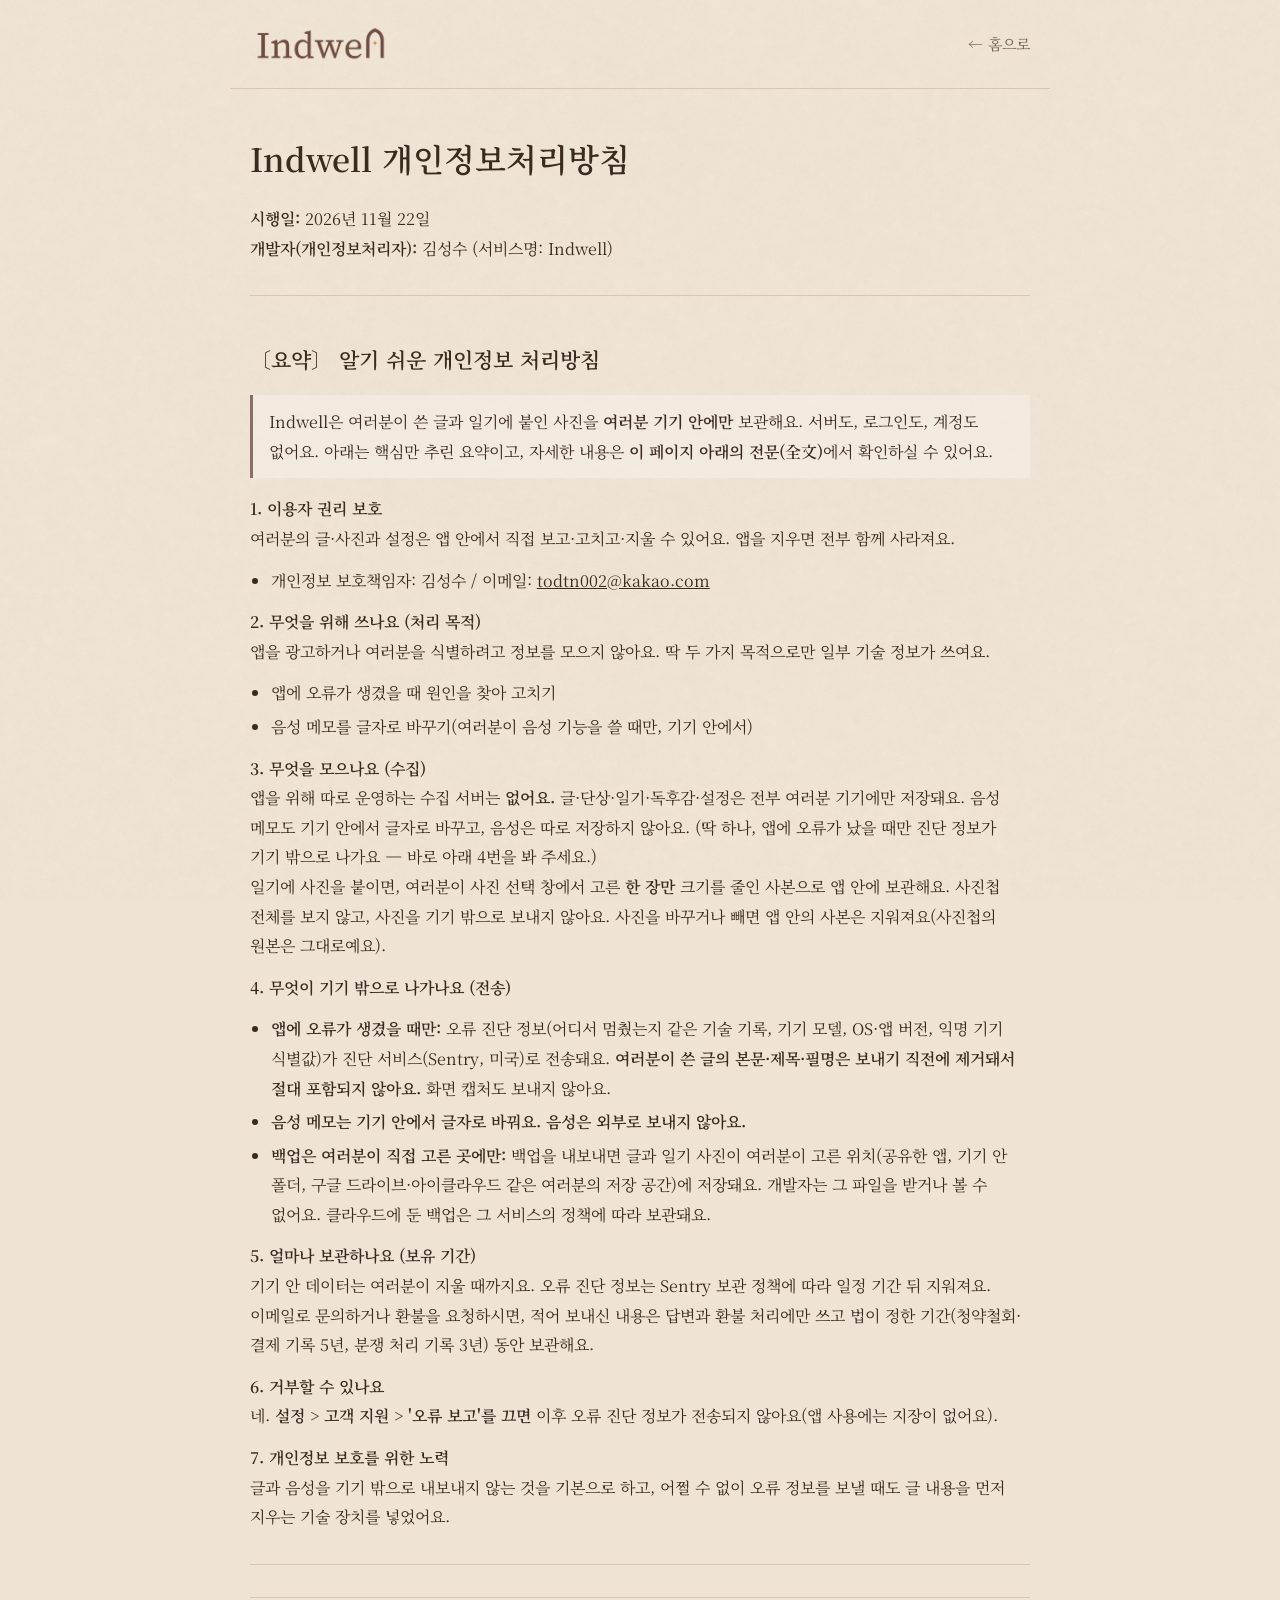
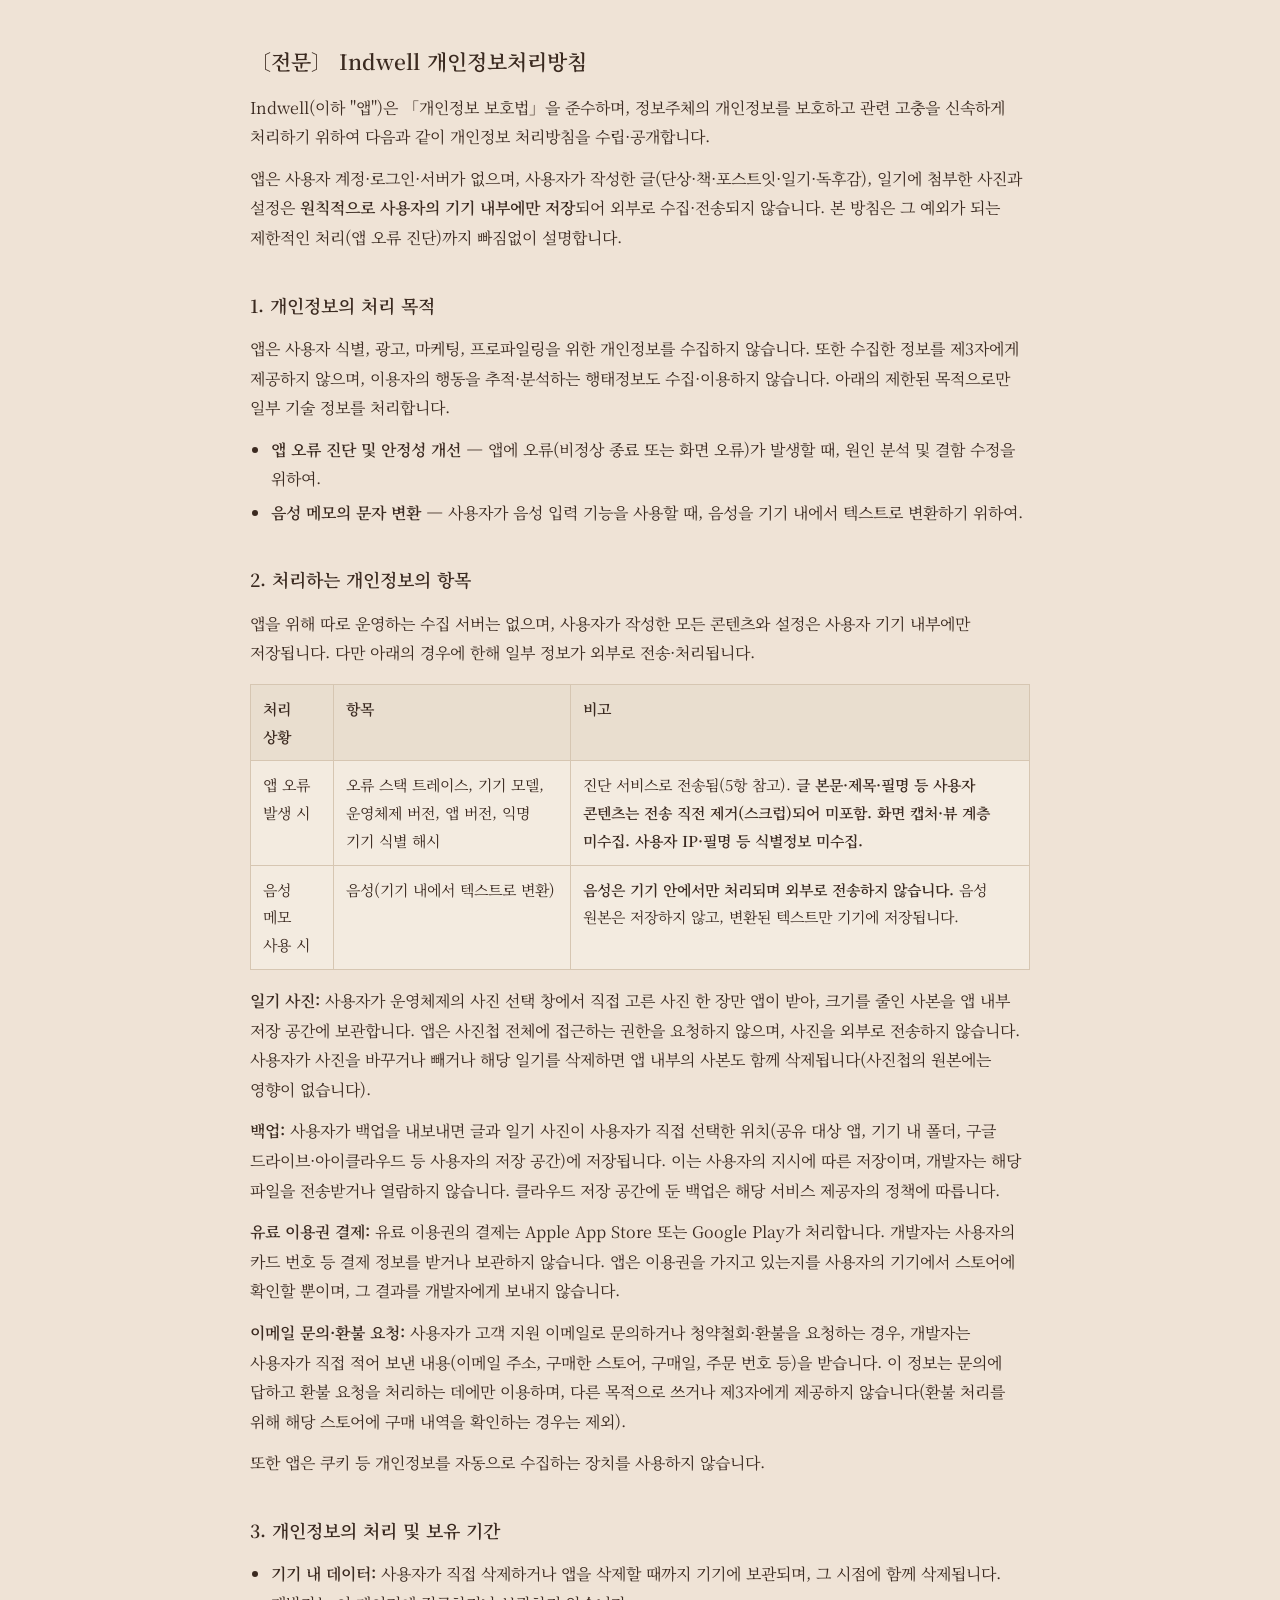
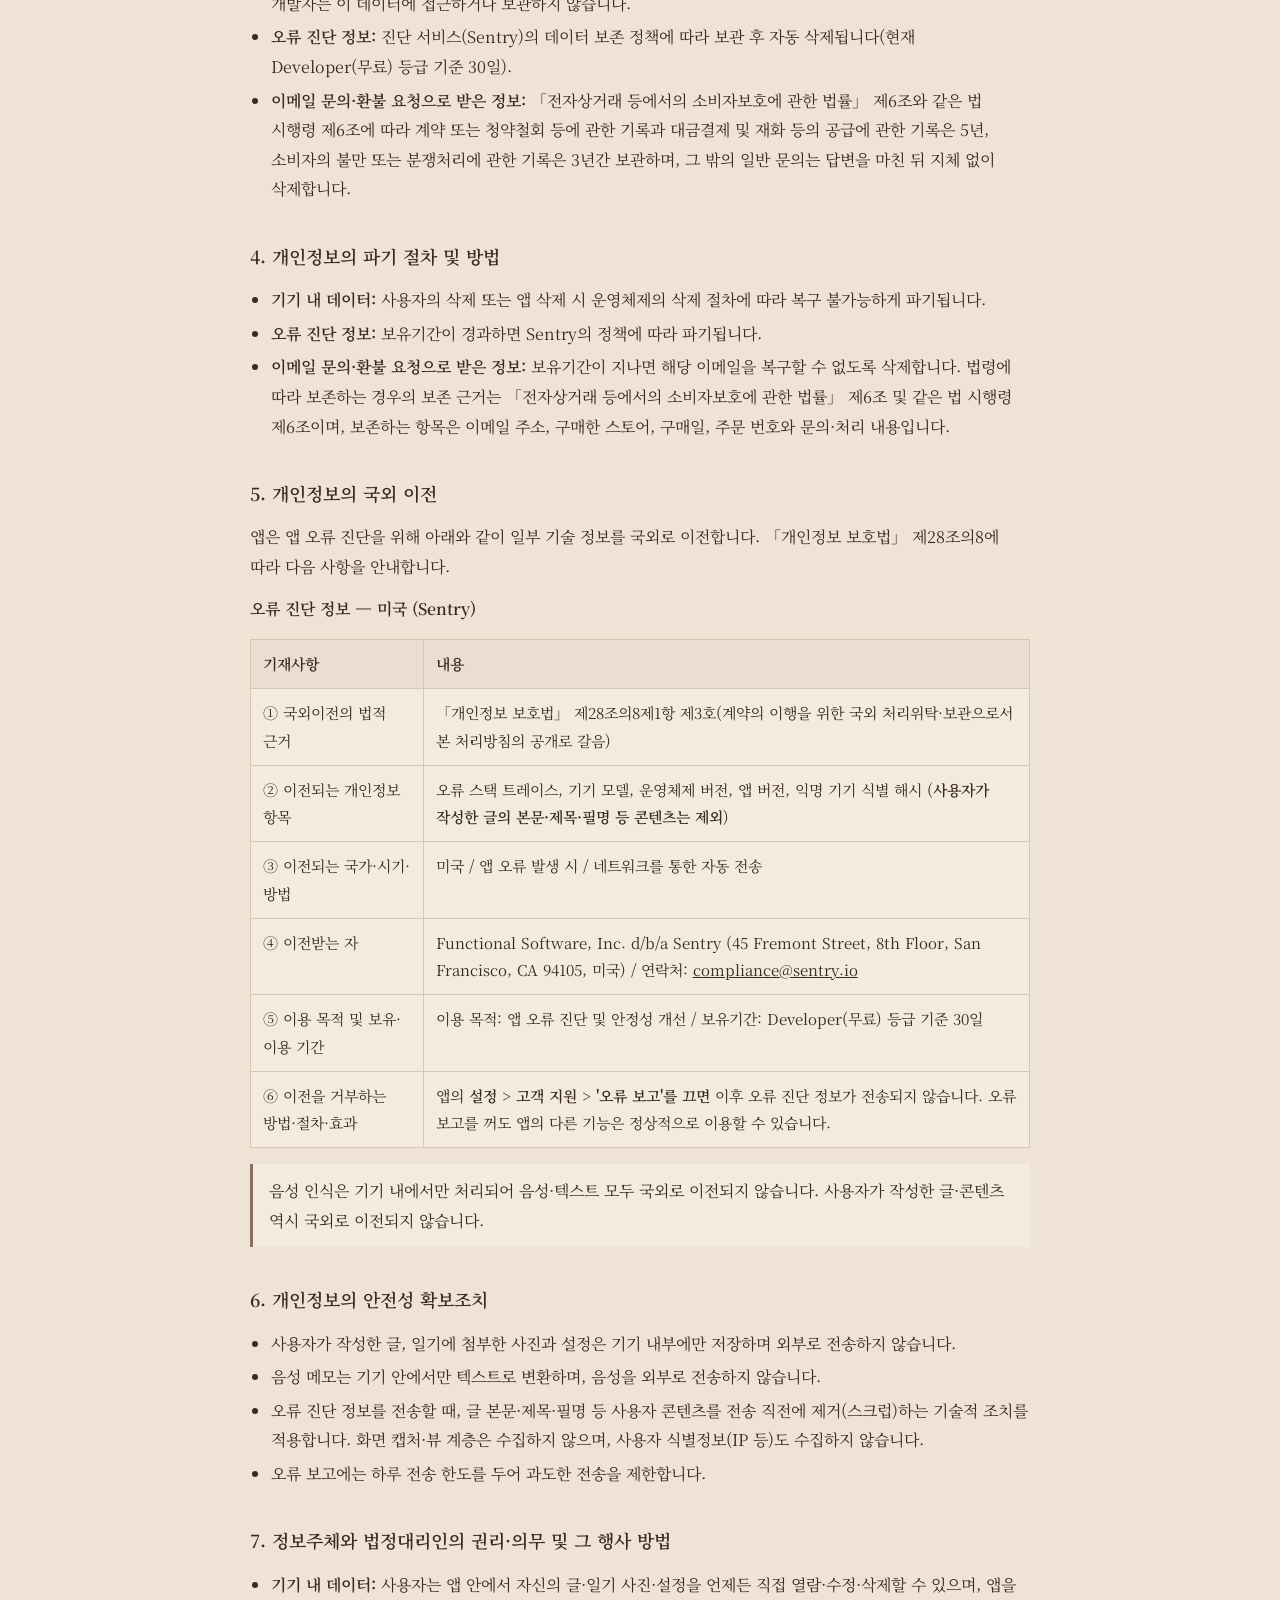
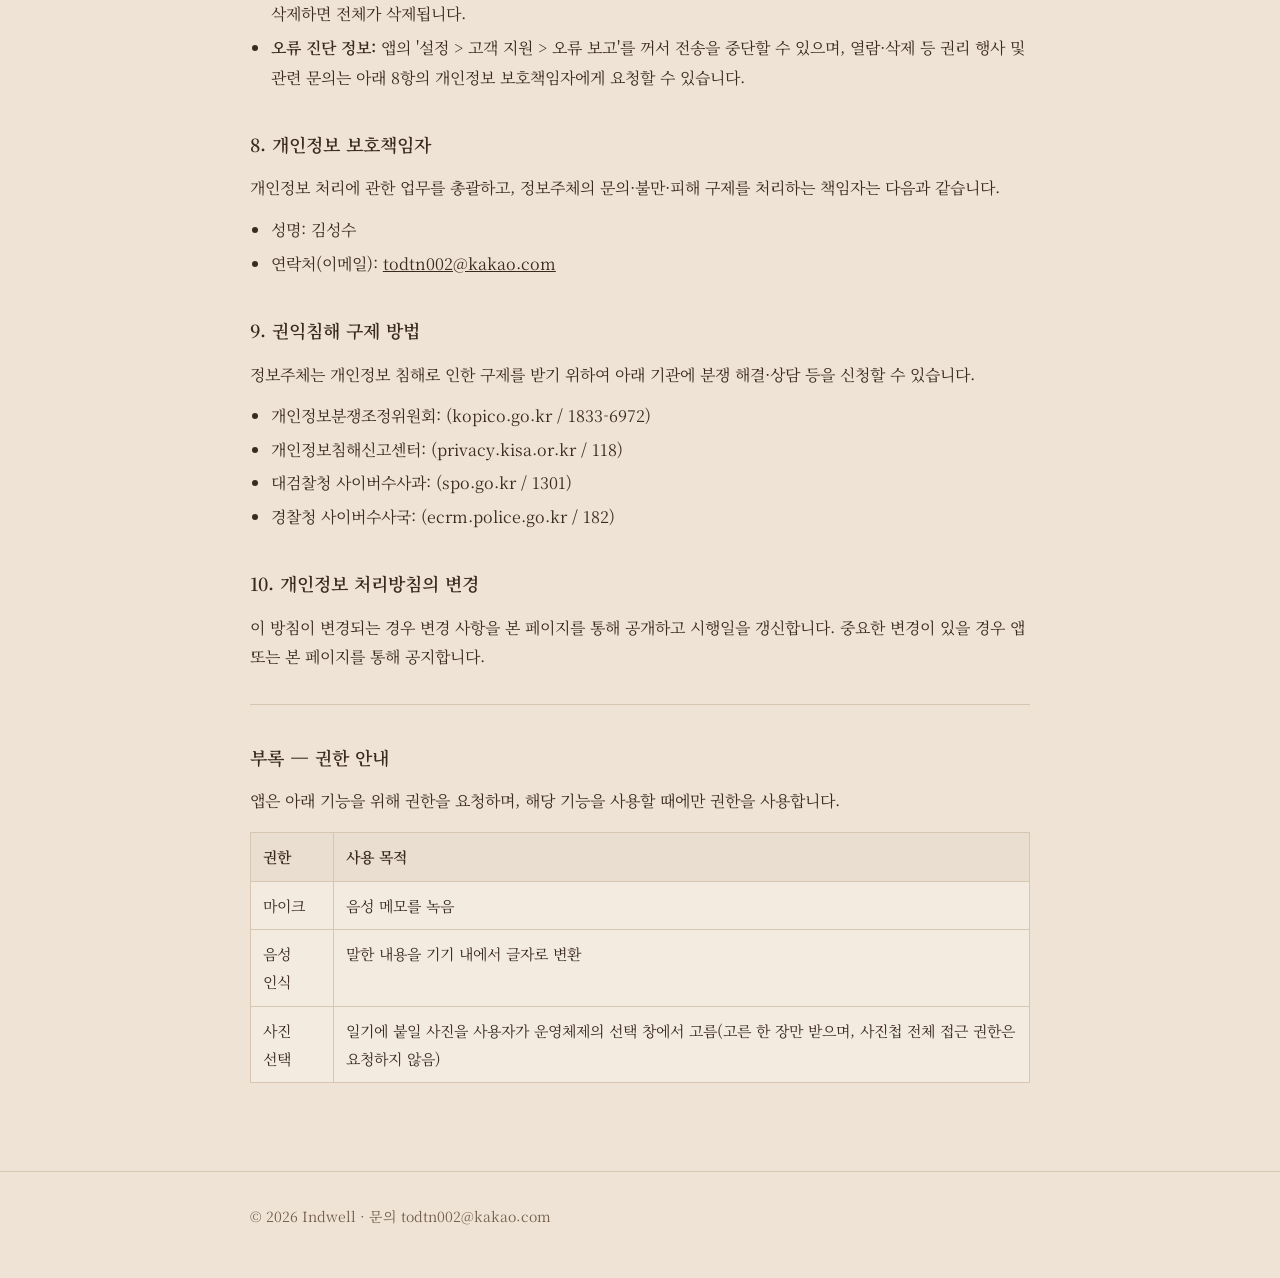
<file: privacy/index.html>
<!doctype html>
<html lang="ko">
<head>
<meta charset="utf-8">
<meta name="viewport" content="width=device-width, initial-scale=1, viewport-fit=cover">
<title>개인정보처리방침 — Indwell</title>
<link rel="icon" type="image/png" href="../img/favicon-64.png">
<link rel="apple-touch-icon" href="../img/apple-touch-icon.png">
<meta name="description" content="Indwell 개인정보처리방침">
<link rel="preconnect" href="https://fonts.googleapis.com">
<link rel="preconnect" href="https://fonts.gstatic.com" crossorigin>
<link rel="stylesheet" href="https://fonts.googleapis.com/css2?family=Noto+Serif+KR:wght@400;600&display=swap">
<style>
  /* 색·글꼴은 첫 페이지(index.html)의 :root 값과 같게 맞춤 — 첫 페이지 색을 바꾸면 여기도 함께 */
  :root {
    --oat: #EFE3D6; --ink: #3B2A20; --ink-dim: #75604F; --rule: #D6C6B2; --card: #F6EEE4; --gold: #9A6B2A;
    --serif: "Noto Serif KR", "AppleMyungjo", "Nanum Myeongjo", serif;
  }
  *, *::before, *::after { box-sizing: border-box; }
  img { max-width: 100%; }
  .paper-bg { position: fixed; inset: 0; z-index: -1; background: var(--oat) url(../img/oatmeal-wide.jpg) center / cover no-repeat; }
  @media (orientation: portrait) { .paper-bg { background-image: url(../img/oatmeal-tall.jpg); } }
  body { margin: 0; background: var(--oat); color: var(--ink); font-family: var(--serif); font-size: 16px; line-height: 1.85; word-break: keep-all; }
  a { color: inherit; }
  a:focus-visible { outline: 2px solid var(--gold); outline-offset: 3px; }
  .wrap { max-width: 820px; margin-inline: auto; padding-inline: 20px; }
  .top { display: flex; justify-content: space-between; align-items: center; gap: 16px; padding-block: 24px; border-bottom: 1px solid var(--rule); }
  .top img { height: 40px; width: auto; display: block; }
  .top a.back { font-size: 15px; color: var(--ink-dim); text-decoration: none; }
  .top a.back:hover { color: var(--ink); }
  .doc { padding-block: 40px 72px; }
  .doc h1 { font-size: clamp(24px, 6vw, 32px); font-weight: 600; margin: 0 0 16px; text-wrap: balance; }
  .doc h2 { font-size: 21px; font-weight: 600; margin: 44px 0 12px; }
  .doc h3 { font-size: 18px; font-weight: 600; margin: 36px 0 8px; }
  .doc p, .doc ul { margin: 12px 0; }
  .doc ul { padding-left: 1.3em; }
  .doc li { margin: 4px 0; }
  .doc strong { font-weight: 600; }
  .doc hr { border: 0; border-top: 1px solid var(--rule); margin: 32px 0; }
  .doc blockquote { margin: 16px 0; padding: 12px 16px; border-left: 3px solid #8D6E63; background: rgba(246,238,228,.7); }
  .doc blockquote p { margin: 0; }
  /* 표: 화면이 좁으면 표만 옆으로 밀어 보기 */
  .doc .table-scroll { overflow-x: auto; margin: 16px 0; }
  .doc table { border-collapse: collapse; width: 100%; min-width: 520px; font-size: 15px; background: rgba(246,238,228,.7); }
  .doc th, .doc td { border: 1px solid var(--rule); padding: 10px 12px; text-align: left; vertical-align: top; }
  .doc th { font-weight: 600; background: rgba(214,198,178,.35); }
  footer { border-top: 1px solid var(--rule); padding-block: 32px 48px; font-size: 14px; color: var(--ink-dim); }
</style>
</head>
<body>
<div class="paper-bg" aria-hidden="true"></div>
<header class="wrap top">
  <a href="../"><img src="../img/logo.png" alt="Indwell 첫 화면으로"></a>
  <a class="back" href="../">← 홈으로</a>
</header>
<main class="wrap doc">
<!-- 본문은 privacy/privacy-policy.md에서 tools/build-privacy.sh로 만든다. 직접 고치지 말 것 -->
<!-- BODY:START -->
<h1>Indwell 개인정보처리방침</h1>
<p><strong>시행일:</strong> 2026년 11월 22일<br>
<strong>개발자(개인정보처리자):</strong> 김성수 (서비스명: Indwell)</p>
<hr>
<h2>〔요약〕 알기 쉬운 개인정보 처리방침</h2>
<blockquote>
<p>Indwell은 여러분이 쓴 글과 일기에 붙인 사진을 <strong>여러분 기기 안에만</strong> 보관해요. 서버도, 로그인도, 계정도 없어요. 아래는 핵심만 추린 요약이고, 자세한 내용은 <strong>이 페이지 아래의 전문(全文)</strong>에서 확인하실 수 있어요.</p>
</blockquote>
<p><strong>1. 이용자 권리 보호</strong><br>
여러분의 글·사진과 설정은 앱 안에서 직접 보고·고치고·지울 수 있어요. 앱을 지우면 전부 함께 사라져요.</p>
<ul>
<li>개인정보 보호책임자: 김성수 / 이메일: <a href="mailto:todtn002@kakao.com">todtn002@kakao.com</a></li>
</ul>
<p><strong>2. 무엇을 위해 쓰나요 (처리 목적)</strong><br>
앱을 광고하거나 여러분을 식별하려고 정보를 모으지 않아요. 딱 두 가지 목적으로만 일부 기술 정보가 쓰여요.</p>
<ul>
<li>앱에 오류가 생겼을 때 원인을 찾아 고치기</li>
<li>음성 메모를 글자로 바꾸기(여러분이 음성 기능을 쓸 때만, 기기 안에서)</li>
</ul>
<p><strong>3. 무엇을 모으나요 (수집)</strong><br>
앱을 위해 따로 운영하는 수집 서버는 <strong>없어요.</strong> 글·단상·일기·독후감·설정은 전부 여러분 기기에만 저장돼요. 음성 메모도 기기 안에서 글자로 바꾸고, 음성은 따로 저장하지 않아요. (딱 하나, 앱에 오류가 났을 때만 진단 정보가 기기 밖으로 나가요 — 바로 아래 4번을 봐 주세요.)<br>
일기에 사진을 붙이면, 여러분이 사진 선택 창에서 고른 <strong>한 장만</strong> 크기를 줄인 사본으로 앱 안에 보관해요. 사진첩 전체를 보지 않고, 사진을 기기 밖으로 보내지 않아요. 사진을 바꾸거나 빼면 앱 안의 사본은 지워져요(사진첩의 원본은 그대로예요).</p>
<p><strong>4. 무엇이 기기 밖으로 나가나요 (전송)</strong></p>
<ul>
<li><strong>앱에 오류가 생겼을 때만:</strong> 오류 진단 정보(어디서 멈췄는지 같은 기술 기록, 기기 모델, OS·앱 버전, 익명 기기 식별값)가 진단 서비스(Sentry, 미국)로 전송돼요. <strong>여러분이 쓴 글의 본문·제목·필명은 보내기 직전에 제거돼서 절대 포함되지 않아요.</strong> 화면 캡처도 보내지 않아요.</li>
<li><strong>음성 메모는 기기 안에서 글자로 바꿔요. 음성은 외부로 보내지 않아요.</strong></li>
<li><strong>백업은 여러분이 직접 고른 곳에만:</strong> 백업을 내보내면 글과 일기 사진이 여러분이 고른 위치(공유한 앱, 기기 안 폴더, 구글 드라이브·아이클라우드 같은 여러분의 저장 공간)에 저장돼요. 개발자는 그 파일을 받거나 볼 수 없어요. 클라우드에 둔 백업은 그 서비스의 정책에 따라 보관돼요.</li>
</ul>
<p><strong>5. 얼마나 보관하나요 (보유 기간)</strong><br>
기기 안 데이터는 여러분이 지울 때까지요. 오류 진단 정보는 Sentry 보관 정책에 따라 일정 기간 뒤 지워져요. 이메일로 문의하거나 환불을 요청하시면, 적어 보내신 내용은 답변과 환불 처리에만 쓰고 법이 정한 기간(청약철회·결제 기록 5년, 분쟁 처리 기록 3년) 동안 보관해요.</p>
<p><strong>6. 거부할 수 있나요</strong><br>
네. <strong>설정 &gt; 고객 지원 &gt; '오류 보고'를 끄면</strong> 이후 오류 진단 정보가 전송되지 않아요(앱 사용에는 지장이 없어요).</p>
<p><strong>7. 개인정보 보호를 위한 노력</strong><br>
글과 음성을 기기 밖으로 내보내지 않는 것을 기본으로 하고, 어쩔 수 없이 오류 정보를 보낼 때도 글 내용을 먼저 지우는 기술 장치를 넣었어요.</p>
<hr>
<hr>
<h2>〔전문〕 Indwell 개인정보처리방침</h2>
<p>Indwell(이하 "앱")은 「개인정보 보호법」을 준수하며, 정보주체의 개인정보를 보호하고 관련 고충을 신속하게 처리하기 위하여 다음과 같이 개인정보 처리방침을 수립·공개합니다.</p>
<p>앱은 사용자 계정·로그인·서버가 없으며, 사용자가 작성한 글(단상·책·포스트잇·일기·독후감), 일기에 첨부한 사진과 설정은 <strong>원칙적으로 사용자의 기기 내부에만 저장</strong>되어 외부로 수집·전송되지 않습니다. 본 방침은 그 예외가 되는 제한적인 처리(앱 오류 진단)까지 빠짐없이 설명합니다.</p>
<h3>1. 개인정보의 처리 목적</h3>
<p>앱은 사용자 식별, 광고, 마케팅, 프로파일링을 위한 개인정보를 수집하지 않습니다. 또한 수집한 정보를 제3자에게 제공하지 않으며, 이용자의 행동을 추적·분석하는 행태정보도 수집·이용하지 않습니다. 아래의 제한된 목적으로만 일부 기술 정보를 처리합니다.</p>
<ul>
<li><strong>앱 오류 진단 및 안정성 개선</strong> — 앱에 오류(비정상 종료 또는 화면 오류)가 발생할 때, 원인 분석 및 결함 수정을 위하여.</li>
<li><strong>음성 메모의 문자 변환</strong> — 사용자가 음성 입력 기능을 사용할 때, 음성을 기기 내에서 텍스트로 변환하기 위하여.</li>
</ul>
<h3>2. 처리하는 개인정보의 항목</h3>
<p>앱을 위해 따로 운영하는 수집 서버는 없으며, 사용자가 작성한 모든 콘텐츠와 설정은 사용자 기기 내부에만 저장됩니다. 다만 아래의 경우에 한해 일부 정보가 외부로 전송·처리됩니다.</p>
<markdown-accessiblity-table><table role="table">
<thead>
<tr>
<th>처리 상황</th>
<th>항목</th>
<th>비고</th>
</tr>
</thead>
<tbody>
<tr>
<td>앱 오류 발생 시</td>
<td>오류 스택 트레이스, 기기 모델, 운영체제 버전, 앱 버전, 익명 기기 식별 해시</td>
<td>진단 서비스로 전송됨(5항 참고). <strong>글 본문·제목·필명 등 사용자 콘텐츠는 전송 직전 제거(스크럽)되어 미포함. 화면 캡처·뷰 계층 미수집. 사용자 IP·필명 등 식별정보 미수집.</strong></td>
</tr>
<tr>
<td>음성 메모 사용 시</td>
<td>음성(기기 내에서 텍스트로 변환)</td>
<td><strong>음성은 기기 안에서만 처리되며 외부로 전송하지 않습니다.</strong> 음성 원본은 저장하지 않고, 변환된 텍스트만 기기에 저장됩니다.</td>
</tr>
</tbody>
</table></markdown-accessiblity-table>
<p><strong>일기 사진:</strong> 사용자가 운영체제의 사진 선택 창에서 직접 고른 사진 한 장만 앱이 받아, 크기를 줄인 사본을 앱 내부 저장 공간에 보관합니다. 앱은 사진첩 전체에 접근하는 권한을 요청하지 않으며, 사진을 외부로 전송하지 않습니다. 사용자가 사진을 바꾸거나 빼거나 해당 일기를 삭제하면 앱 내부의 사본도 함께 삭제됩니다(사진첩의 원본에는 영향이 없습니다).</p>
<p><strong>백업:</strong> 사용자가 백업을 내보내면 글과 일기 사진이 사용자가 직접 선택한 위치(공유 대상 앱, 기기 내 폴더, 구글 드라이브·아이클라우드 등 사용자의 저장 공간)에 저장됩니다. 이는 사용자의 지시에 따른 저장이며, 개발자는 해당 파일을 전송받거나 열람하지 않습니다. 클라우드 저장 공간에 둔 백업은 해당 서비스 제공자의 정책에 따릅니다.</p>
<p><strong>유료 이용권 결제:</strong> 유료 이용권의 결제는 Apple App Store 또는 Google Play가 처리합니다. 개발자는 사용자의 카드 번호 등 결제 정보를 받거나 보관하지 않습니다. 앱은 이용권을 가지고 있는지를 사용자의 기기에서 스토어에 확인할 뿐이며, 그 결과를 개발자에게 보내지 않습니다.</p>
<p><strong>이메일 문의·환불 요청:</strong> 사용자가 고객 지원 이메일로 문의하거나 청약철회·환불을 요청하는 경우, 개발자는 사용자가 직접 적어 보낸 내용(이메일 주소, 구매한 스토어, 구매일, 주문 번호 등)을 받습니다. 이 정보는 문의에 답하고 환불 요청을 처리하는 데에만 이용하며, 다른 목적으로 쓰거나 제3자에게 제공하지 않습니다(환불 처리를 위해 해당 스토어에 구매 내역을 확인하는 경우는 제외).</p>
<p>또한 앱은 쿠키 등 개인정보를 자동으로 수집하는 장치를 사용하지 않습니다.</p>
<h3>3. 개인정보의 처리 및 보유 기간</h3>
<ul>
<li><strong>기기 내 데이터:</strong> 사용자가 직접 삭제하거나 앱을 삭제할 때까지 기기에 보관되며, 그 시점에 함께 삭제됩니다. 개발자는 이 데이터에 접근하거나 보관하지 않습니다.</li>
<li><strong>오류 진단 정보:</strong> 진단 서비스(Sentry)의 데이터 보존 정책에 따라 보관 후 자동 삭제됩니다(현재 Developer(무료) 등급 기준 30일).</li>
<li><strong>이메일 문의·환불 요청으로 받은 정보:</strong> 「전자상거래 등에서의 소비자보호에 관한 법률」 제6조와 같은 법 시행령 제6조에 따라 계약 또는 청약철회 등에 관한 기록과 대금결제 및 재화 등의 공급에 관한 기록은 5년, 소비자의 불만 또는 분쟁처리에 관한 기록은 3년간 보관하며, 그 밖의 일반 문의는 답변을 마친 뒤 지체 없이 삭제합니다.</li>
</ul>
<h3>4. 개인정보의 파기 절차 및 방법</h3>
<ul>
<li><strong>기기 내 데이터:</strong> 사용자의 삭제 또는 앱 삭제 시 운영체제의 삭제 절차에 따라 복구 불가능하게 파기됩니다.</li>
<li><strong>오류 진단 정보:</strong> 보유기간이 경과하면 Sentry의 정책에 따라 파기됩니다.</li>
<li><strong>이메일 문의·환불 요청으로 받은 정보:</strong> 보유기간이 지나면 해당 이메일을 복구할 수 없도록 삭제합니다. 법령에 따라 보존하는 경우의 보존 근거는 「전자상거래 등에서의 소비자보호에 관한 법률」 제6조 및 같은 법 시행령 제6조이며, 보존하는 항목은 이메일 주소, 구매한 스토어, 구매일, 주문 번호와 문의·처리 내용입니다.</li>
</ul>
<h3>5. 개인정보의 국외 이전</h3>
<p>앱은 앱 오류 진단을 위해 아래와 같이 일부 기술 정보를 국외로 이전합니다. 「개인정보 보호법」 제28조의8에 따라 다음 사항을 안내합니다.</p>
<p><strong>오류 진단 정보 — 미국 (Sentry)</strong></p>
<markdown-accessiblity-table><table role="table">
<thead>
<tr>
<th>기재사항</th>
<th>내용</th>
</tr>
</thead>
<tbody>
<tr>
<td>① 국외이전의 법적 근거</td>
<td>「개인정보 보호법」 제28조의8제1항 제3호(계약의 이행을 위한 국외 처리위탁·보관으로서 본 처리방침의 공개로 갈음)</td>
</tr>
<tr>
<td>② 이전되는 개인정보 항목</td>
<td>오류 스택 트레이스, 기기 모델, 운영체제 버전, 앱 버전, 익명 기기 식별 해시 (<strong>사용자가 작성한 글의 본문·제목·필명 등 콘텐츠는 제외</strong>)</td>
</tr>
<tr>
<td>③ 이전되는 국가·시기·방법</td>
<td>미국 / 앱 오류 발생 시 / 네트워크를 통한 자동 전송</td>
</tr>
<tr>
<td>④ 이전받는 자</td>
<td>Functional Software, Inc. d/b/a Sentry (45 Fremont Street, 8th Floor, San Francisco, CA 94105, 미국) / 연락처: <a href="mailto:compliance@sentry.io">compliance@sentry.io</a></td>
</tr>
<tr>
<td>⑤ 이용 목적 및 보유·이용 기간</td>
<td>이용 목적: 앱 오류 진단 및 안정성 개선 / 보유기간: Developer(무료) 등급 기준 30일</td>
</tr>
<tr>
<td>⑥ 이전을 거부하는 방법·절차·효과</td>
<td>앱의 <strong>설정 &gt; 고객 지원 &gt; '오류 보고'를 끄면</strong> 이후 오류 진단 정보가 전송되지 않습니다. 오류 보고를 꺼도 앱의 다른 기능은 정상적으로 이용할 수 있습니다.</td>
</tr>
</tbody>
</table></markdown-accessiblity-table>
<blockquote>
<p>음성 인식은 기기 내에서만 처리되어 음성·텍스트 모두 국외로 이전되지 않습니다. 사용자가 작성한 글·콘텐츠 역시 국외로 이전되지 않습니다.</p>
</blockquote>
<h3>6. 개인정보의 안전성 확보조치</h3>
<ul>
<li>사용자가 작성한 글, 일기에 첨부한 사진과 설정은 기기 내부에만 저장하며 외부로 전송하지 않습니다.</li>
<li>음성 메모는 기기 안에서만 텍스트로 변환하며, 음성을 외부로 전송하지 않습니다.</li>
<li>오류 진단 정보를 전송할 때, 글 본문·제목·필명 등 사용자 콘텐츠를 전송 직전에 제거(스크럽)하는 기술적 조치를 적용합니다. 화면 캡처·뷰 계층은 수집하지 않으며, 사용자 식별정보(IP 등)도 수집하지 않습니다.</li>
<li>오류 보고에는 하루 전송 한도를 두어 과도한 전송을 제한합니다.</li>
</ul>
<h3>7. 정보주체와 법정대리인의 권리·의무 및 그 행사 방법</h3>
<ul>
<li><strong>기기 내 데이터:</strong> 사용자는 앱 안에서 자신의 글·일기 사진·설정을 언제든 직접 열람·수정·삭제할 수 있으며, 앱을 삭제하면 전체가 삭제됩니다.</li>
<li><strong>오류 진단 정보:</strong> 앱의 '설정 &gt; 고객 지원 &gt; 오류 보고'를 꺼서 전송을 중단할 수 있으며, 열람·삭제 등 권리 행사 및 관련 문의는 아래 8항의 개인정보 보호책임자에게 요청할 수 있습니다.</li>
</ul>
<h3>8. 개인정보 보호책임자</h3>
<p>개인정보 처리에 관한 업무를 총괄하고, 정보주체의 문의·불만·피해 구제를 처리하는 책임자는 다음과 같습니다.</p>
<ul>
<li>성명: 김성수</li>
<li>연락처(이메일): <a href="mailto:todtn002@kakao.com">todtn002@kakao.com</a></li>
</ul>
<h3>9. 권익침해 구제 방법</h3>
<p>정보주체는 개인정보 침해로 인한 구제를 받기 위하여 아래 기관에 분쟁 해결·상담 등을 신청할 수 있습니다.</p>
<ul>
<li>개인정보분쟁조정위원회: (kopico.go.kr / 1833-6972)</li>
<li>개인정보침해신고센터: (privacy.kisa.or.kr / 118)</li>
<li>대검찰청 사이버수사과: (spo.go.kr / 1301)</li>
<li>경찰청 사이버수사국: (ecrm.police.go.kr / 182)</li>
</ul>
<h3>10. 개인정보 처리방침의 변경</h3>
<p>이 방침이 변경되는 경우 변경 사항을 본 페이지를 통해 공개하고 시행일을 갱신합니다. 중요한 변경이 있을 경우 앱 또는 본 페이지를 통해 공지합니다.</p>
<hr>
<h3>부록 — 권한 안내</h3>
<p>앱은 아래 기능을 위해 권한을 요청하며, 해당 기능을 사용할 때에만 권한을 사용합니다.</p>
<markdown-accessiblity-table><table role="table">
<thead>
<tr>
<th>권한</th>
<th>사용 목적</th>
</tr>
</thead>
<tbody>
<tr>
<td>마이크</td>
<td>음성 메모를 녹음</td>
</tr>
<tr>
<td>음성 인식</td>
<td>말한 내용을 기기 내에서 글자로 변환</td>
</tr>
<tr>
<td>사진 선택</td>
<td>일기에 붙일 사진을 사용자가 운영체제의 선택 창에서 고름(고른 한 장만 받으며, 사진첩 전체 접근 권한은 요청하지 않음)</td>
</tr>
</tbody>
</table></markdown-accessiblity-table>
<!-- BODY:END -->
</main>
<footer>
  <div class="wrap">© 2026 Indwell · 문의 todtn002@kakao.com</div>
</footer>
<script>
  // 넓은 표가 휴대폰 화면 밖으로 나가지 않게 표마다 가로 스크롤 상자로 감싼다
  document.querySelectorAll('.doc table').forEach(function (t) {
    var box = document.createElement('div'); box.className = 'table-scroll';
    t.parentNode.insertBefore(box, t); box.appendChild(t);
  });
</script>
</body>
</html>
</file>
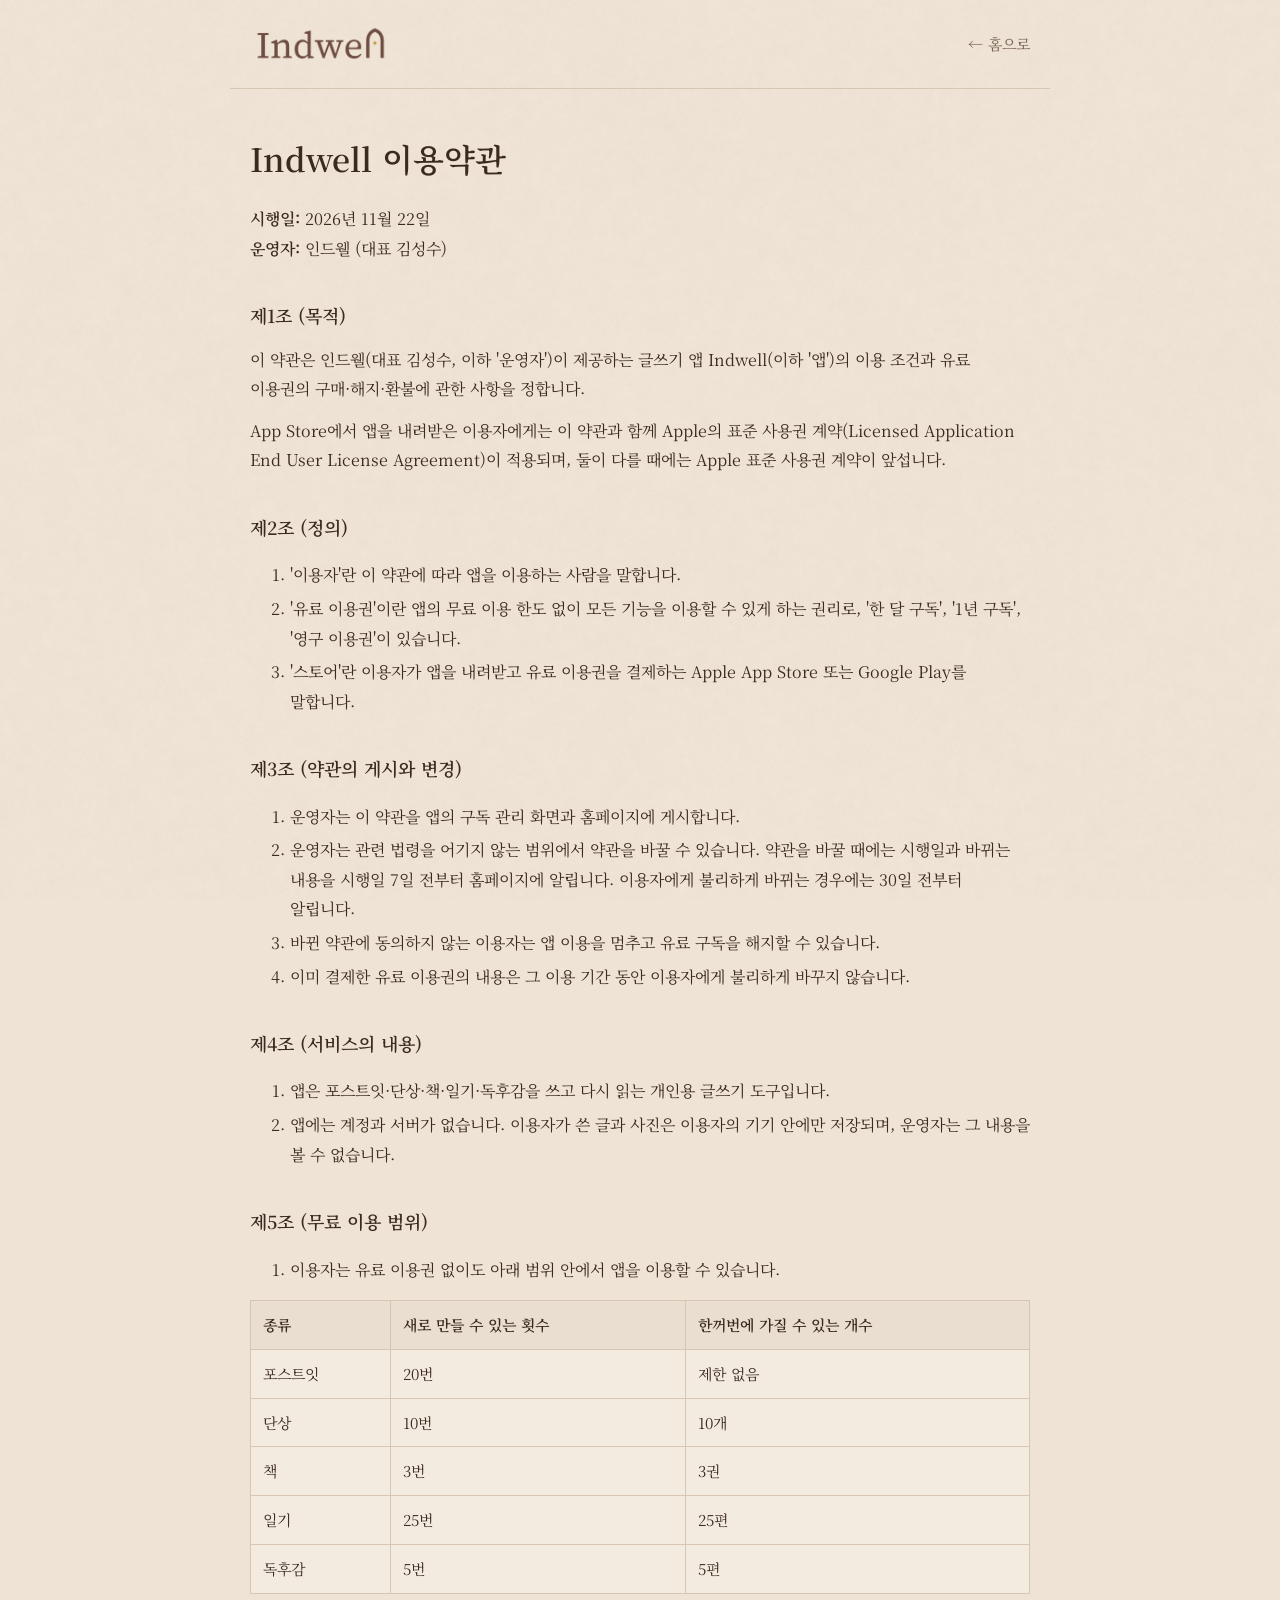
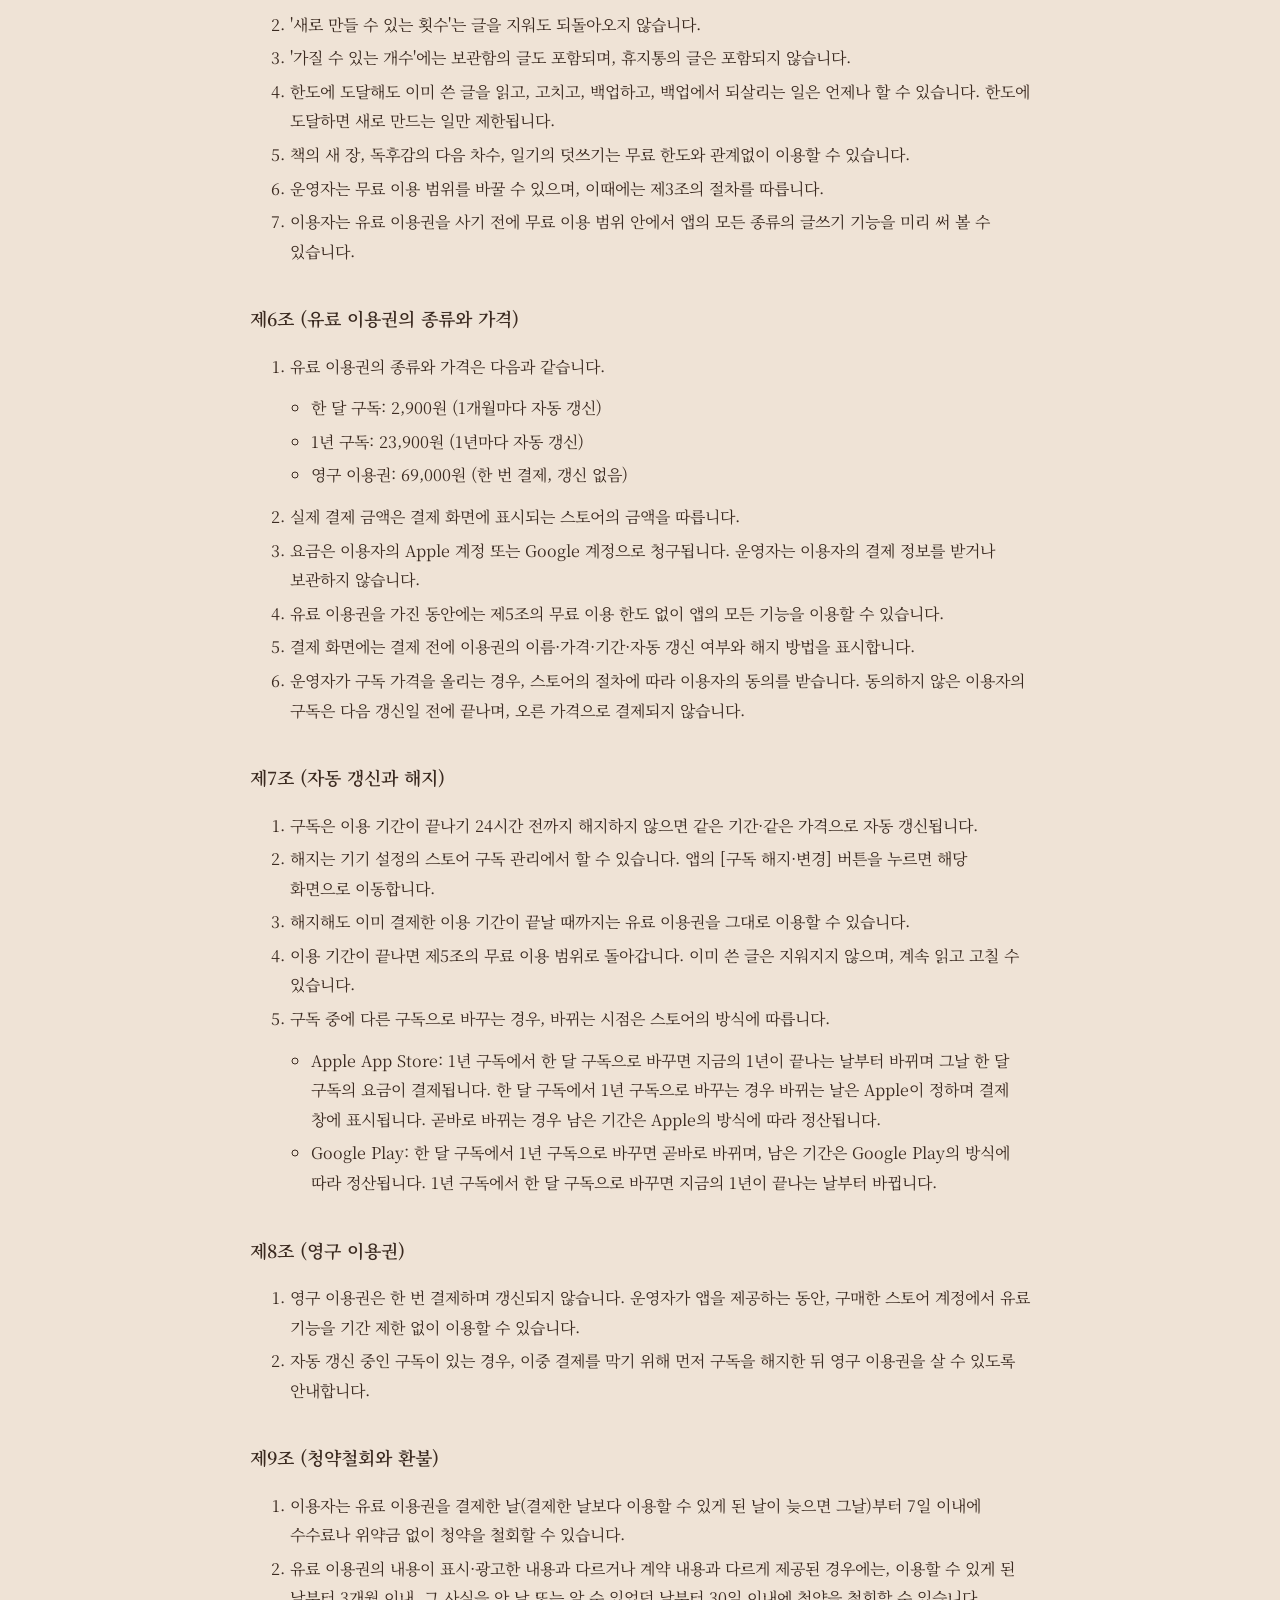
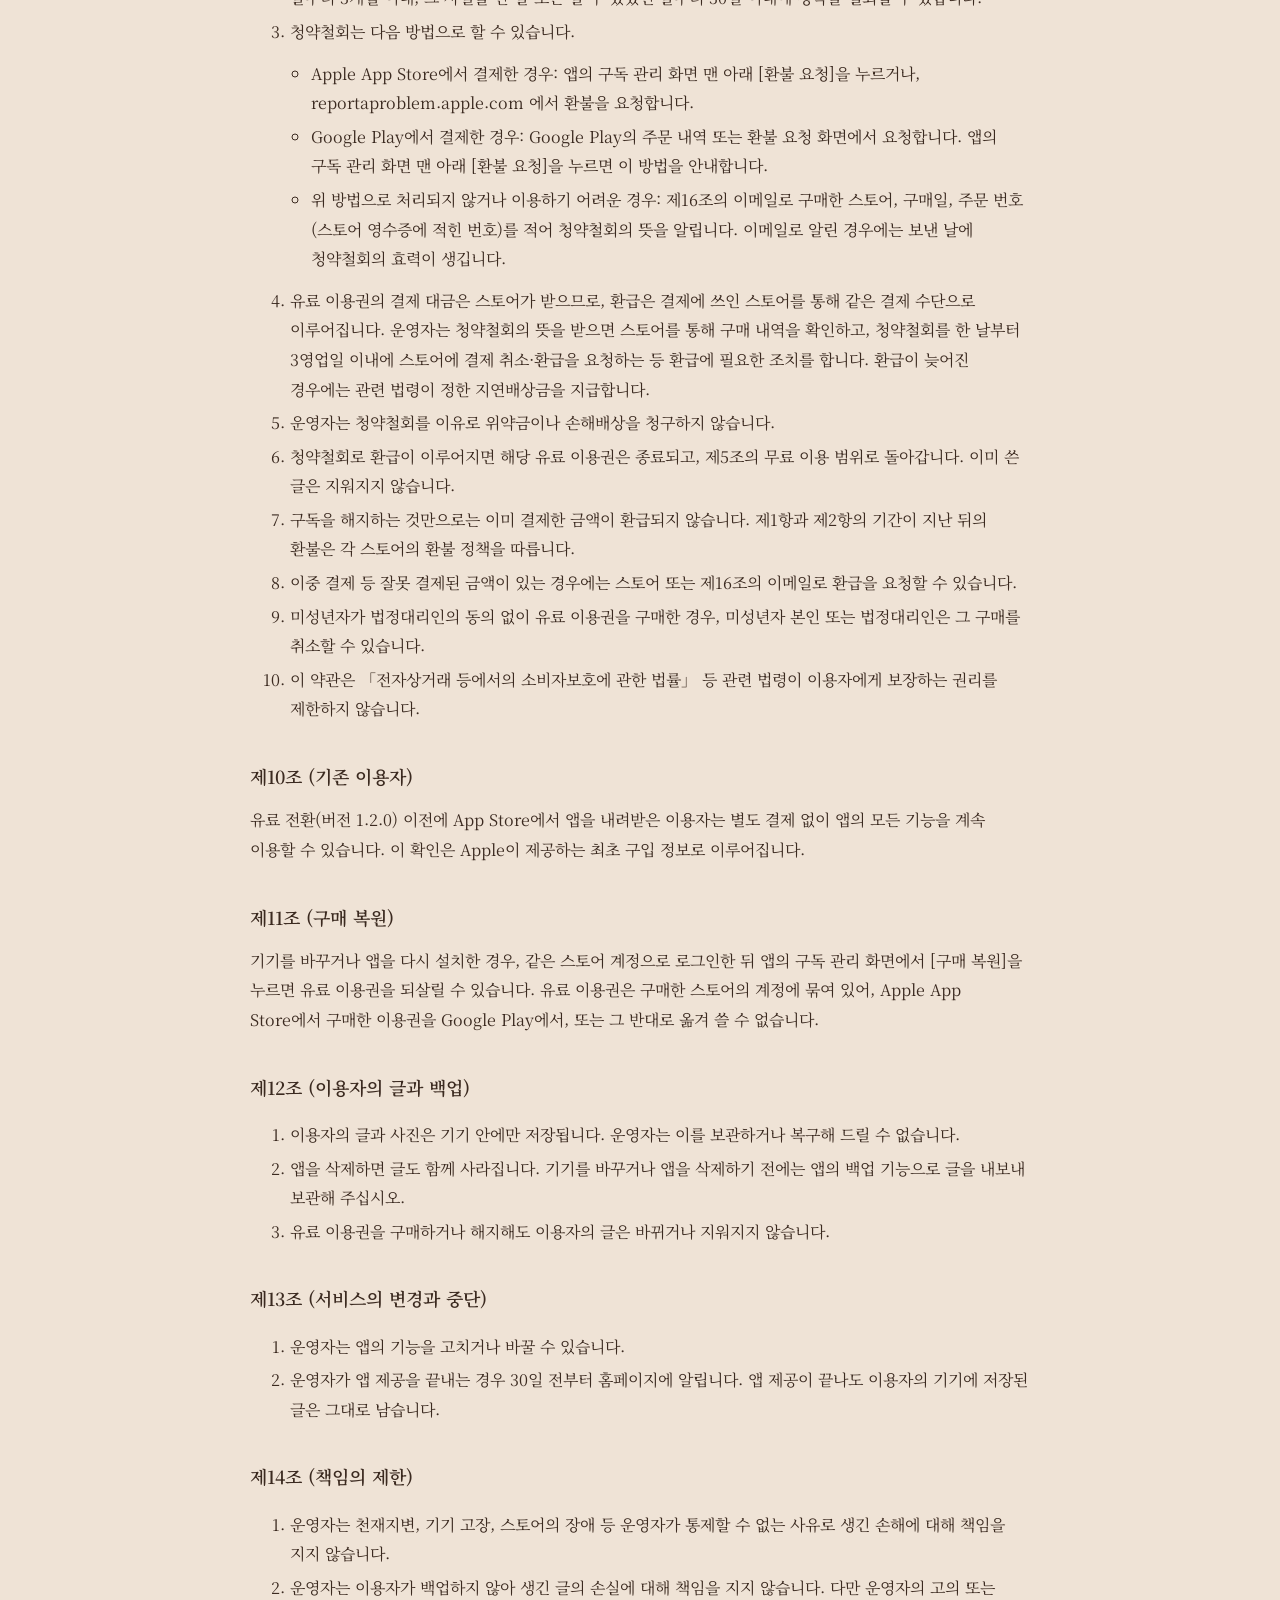
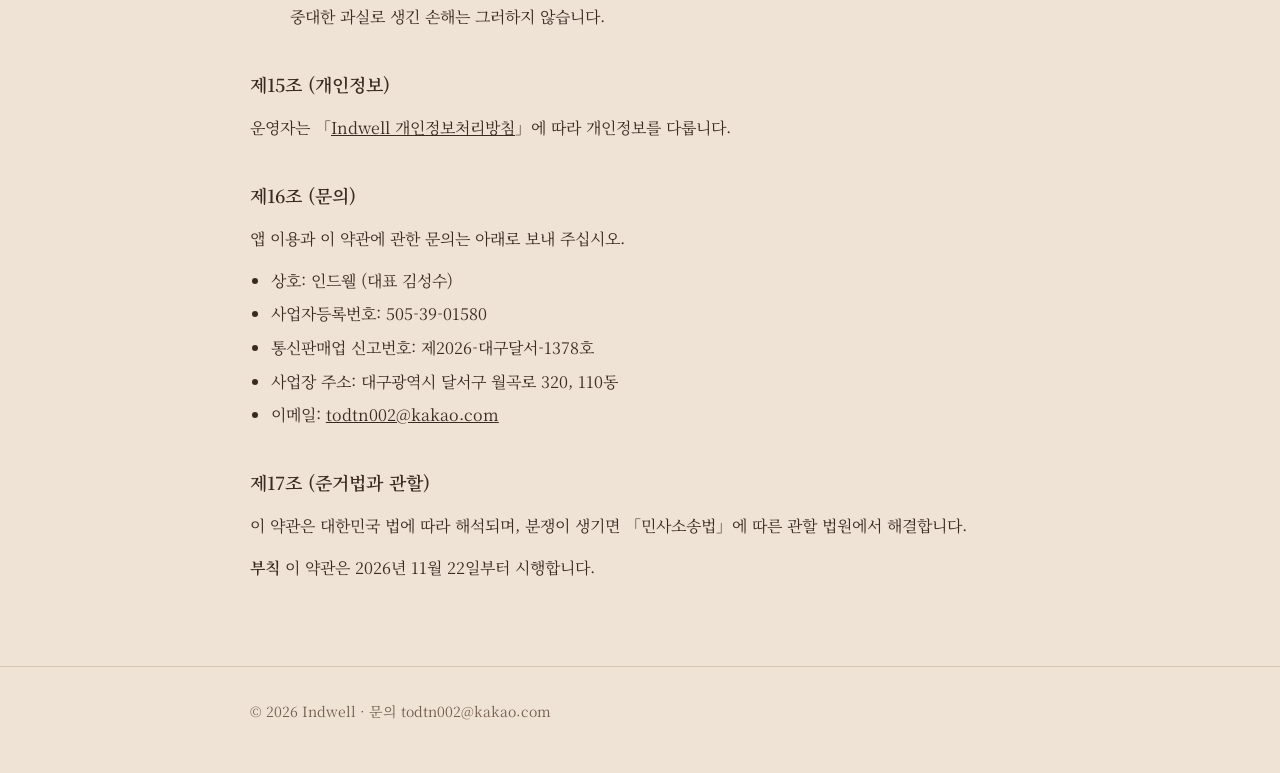
<file: terms/index.html>
<!doctype html>
<html lang="ko">
<head>
<meta charset="utf-8">
<meta name="viewport" content="width=device-width, initial-scale=1, viewport-fit=cover">
<title>이용약관 — Indwell</title>
<link rel="icon" type="image/png" href="../img/favicon-64.png">
<link rel="apple-touch-icon" href="../img/apple-touch-icon.png">
<meta name="description" content="Indwell 이용약관">
<link rel="preconnect" href="https://fonts.googleapis.com">
<link rel="preconnect" href="https://fonts.gstatic.com" crossorigin>
<link rel="stylesheet" href="https://fonts.googleapis.com/css2?family=Noto+Serif+KR:wght@400;600&display=swap">
<style>
  /* 색·글꼴은 첫 페이지(index.html)의 :root 값과 같게 맞춤 — 첫 페이지 색을 바꾸면 여기도 함께 */
  :root {
    --oat: #EFE3D6; --ink: #3B2A20; --ink-dim: #75604F; --rule: #D6C6B2; --card: #F6EEE4; --gold: #9A6B2A;
    --serif: "Noto Serif KR", "AppleMyungjo", "Nanum Myeongjo", serif;
  }
  *, *::before, *::after { box-sizing: border-box; }
  img { max-width: 100%; }
  .paper-bg { position: fixed; inset: 0; z-index: -1; background: var(--oat) url(../img/oatmeal-wide.jpg) center / cover no-repeat; }
  @media (orientation: portrait) { .paper-bg { background-image: url(../img/oatmeal-tall.jpg); } }
  body { margin: 0; background: var(--oat); color: var(--ink); font-family: var(--serif); font-size: 16px; line-height: 1.85; word-break: keep-all; }
  a { color: inherit; }
  a:focus-visible { outline: 2px solid var(--gold); outline-offset: 3px; }
  .wrap { max-width: 820px; margin-inline: auto; padding-inline: 20px; }
  .top { display: flex; justify-content: space-between; align-items: center; gap: 16px; padding-block: 24px; border-bottom: 1px solid var(--rule); }
  .top img { height: 40px; width: auto; display: block; }
  .top a.back { font-size: 15px; color: var(--ink-dim); text-decoration: none; }
  .top a.back:hover { color: var(--ink); }
  .doc { padding-block: 40px 72px; }
  .doc h1 { font-size: clamp(24px, 6vw, 32px); font-weight: 600; margin: 0 0 16px; text-wrap: balance; }
  .doc h2 { font-size: 21px; font-weight: 600; margin: 44px 0 12px; }
  .doc h3 { font-size: 18px; font-weight: 600; margin: 36px 0 8px; }
  .doc p, .doc ul { margin: 12px 0; }
  .doc ul { padding-left: 1.3em; }
  .doc li { margin: 4px 0; }
  .doc strong { font-weight: 600; }
  .doc hr { border: 0; border-top: 1px solid var(--rule); margin: 32px 0; }
  .doc blockquote { margin: 16px 0; padding: 12px 16px; border-left: 3px solid #8D6E63; background: rgba(246,238,228,.7); }
  .doc blockquote p { margin: 0; }
  /* 표: 화면이 좁으면 표만 옆으로 밀어 보기 */
  .doc .table-scroll { overflow-x: auto; margin: 16px 0; }
  .doc table { border-collapse: collapse; width: 100%; min-width: 520px; font-size: 15px; background: rgba(246,238,228,.7); }
  .doc th, .doc td { border: 1px solid var(--rule); padding: 10px 12px; text-align: left; vertical-align: top; }
  .doc th { font-weight: 600; background: rgba(214,198,178,.35); }
  footer { border-top: 1px solid var(--rule); padding-block: 32px 48px; font-size: 14px; color: var(--ink-dim); }
</style>
</head>
<body>
<div class="paper-bg" aria-hidden="true"></div>
<header class="wrap top">
  <a href="../"><img src="../img/logo.png" alt="Indwell 첫 화면으로"></a>
  <a class="back" href="../">← 홈으로</a>
</header>
<main class="wrap doc">
<!-- 본문은 terms/terms-of-use.md에서 tools/build-terms.sh로 만든다. 직접 고치지 말 것 -->
<!-- BODY:START -->
<h1>Indwell 이용약관</h1>
<p><strong>시행일:</strong> 2026년 11월 22일<br>
<strong>운영자:</strong> 인드웰 (대표 김성수)</p>
<h3>제1조 (목적)</h3>
<p>이 약관은 인드웰(대표 김성수, 이하 '운영자')이 제공하는 글쓰기 앱 Indwell(이하 '앱')의 이용 조건과 유료 이용권의 구매·해지·환불에 관한 사항을 정합니다.</p>
<p>App Store에서 앱을 내려받은 이용자에게는 이 약관과 함께 Apple의 표준 사용권 계약(Licensed Application End User License Agreement)이 적용되며, 둘이 다를 때에는 Apple 표준 사용권 계약이 앞섭니다.</p>
<h3>제2조 (정의)</h3>
<ol>
<li>'이용자'란 이 약관에 따라 앱을 이용하는 사람을 말합니다.</li>
<li>'유료 이용권'이란 앱의 무료 이용 한도 없이 모든 기능을 이용할 수 있게 하는 권리로, '한 달 구독', '1년 구독', '영구 이용권'이 있습니다.</li>
<li>'스토어'란 이용자가 앱을 내려받고 유료 이용권을 결제하는 Apple App Store 또는 Google Play를 말합니다.</li>
</ol>
<h3>제3조 (약관의 게시와 변경)</h3>
<ol>
<li>운영자는 이 약관을 앱의 구독 관리 화면과 홈페이지에 게시합니다.</li>
<li>운영자는 관련 법령을 어기지 않는 범위에서 약관을 바꿀 수 있습니다. 약관을 바꿀 때에는 시행일과 바뀌는 내용을 시행일 7일 전부터 홈페이지에 알립니다. 이용자에게 불리하게 바뀌는 경우에는 30일 전부터 알립니다.</li>
<li>바뀐 약관에 동의하지 않는 이용자는 앱 이용을 멈추고 유료 구독을 해지할 수 있습니다.</li>
<li>이미 결제한 유료 이용권의 내용은 그 이용 기간 동안 이용자에게 불리하게 바꾸지 않습니다.</li>
</ol>
<h3>제4조 (서비스의 내용)</h3>
<ol>
<li>앱은 포스트잇·단상·책·일기·독후감을 쓰고 다시 읽는 개인용 글쓰기 도구입니다.</li>
<li>앱에는 계정과 서버가 없습니다. 이용자가 쓴 글과 사진은 이용자의 기기 안에만 저장되며, 운영자는 그 내용을 볼 수 없습니다.</li>
</ol>
<h3>제5조 (무료 이용 범위)</h3>
<ol>
<li>이용자는 유료 이용권 없이도 아래 범위 안에서 앱을 이용할 수 있습니다.</li>
</ol>
<markdown-accessiblity-table><table role="table">
<thead>
<tr>
<th>종류</th>
<th>새로 만들 수 있는 횟수</th>
<th>한꺼번에 가질 수 있는 개수</th>
</tr>
</thead>
<tbody>
<tr>
<td>포스트잇</td>
<td>20번</td>
<td>제한 없음</td>
</tr>
<tr>
<td>단상</td>
<td>10번</td>
<td>10개</td>
</tr>
<tr>
<td>책</td>
<td>3번</td>
<td>3권</td>
</tr>
<tr>
<td>일기</td>
<td>25번</td>
<td>25편</td>
</tr>
<tr>
<td>독후감</td>
<td>5번</td>
<td>5편</td>
</tr>
</tbody>
</table></markdown-accessiblity-table>
<ol start="2">
<li>'새로 만들 수 있는 횟수'는 글을 지워도 되돌아오지 않습니다.</li>
<li>'가질 수 있는 개수'에는 보관함의 글도 포함되며, 휴지통의 글은 포함되지 않습니다.</li>
<li>한도에 도달해도 이미 쓴 글을 읽고, 고치고, 백업하고, 백업에서 되살리는 일은 언제나 할 수 있습니다. 한도에 도달하면 새로 만드는 일만 제한됩니다.</li>
<li>책의 새 장, 독후감의 다음 차수, 일기의 덧쓰기는 무료 한도와 관계없이 이용할 수 있습니다.</li>
<li>운영자는 무료 이용 범위를 바꿀 수 있으며, 이때에는 제3조의 절차를 따릅니다.</li>
<li>이용자는 유료 이용권을 사기 전에 무료 이용 범위 안에서 앱의 모든 종류의 글쓰기 기능을 미리 써 볼 수 있습니다.</li>
</ol>
<h3>제6조 (유료 이용권의 종류와 가격)</h3>
<ol>
<li>유료 이용권의 종류와 가격은 다음과 같습니다.
<ul>
<li>한 달 구독: 2,900원 (1개월마다 자동 갱신)</li>
<li>1년 구독: 23,900원 (1년마다 자동 갱신)</li>
<li>영구 이용권: 69,000원 (한 번 결제, 갱신 없음)</li>
</ul>
</li>
<li>실제 결제 금액은 결제 화면에 표시되는 스토어의 금액을 따릅니다.</li>
<li>요금은 이용자의 Apple 계정 또는 Google 계정으로 청구됩니다. 운영자는 이용자의 결제 정보를 받거나 보관하지 않습니다.</li>
<li>유료 이용권을 가진 동안에는 제5조의 무료 이용 한도 없이 앱의 모든 기능을 이용할 수 있습니다.</li>
<li>결제 화면에는 결제 전에 이용권의 이름·가격·기간·자동 갱신 여부와 해지 방법을 표시합니다.</li>
<li>운영자가 구독 가격을 올리는 경우, 스토어의 절차에 따라 이용자의 동의를 받습니다. 동의하지 않은 이용자의 구독은 다음 갱신일 전에 끝나며, 오른 가격으로 결제되지 않습니다.</li>
</ol>
<h3>제7조 (자동 갱신과 해지)</h3>
<ol>
<li>구독은 이용 기간이 끝나기 24시간 전까지 해지하지 않으면 같은 기간·같은 가격으로 자동 갱신됩니다.</li>
<li>해지는 기기 설정의 스토어 구독 관리에서 할 수 있습니다. 앱의 [구독 해지·변경] 버튼을 누르면 해당 화면으로 이동합니다.</li>
<li>해지해도 이미 결제한 이용 기간이 끝날 때까지는 유료 이용권을 그대로 이용할 수 있습니다.</li>
<li>이용 기간이 끝나면 제5조의 무료 이용 범위로 돌아갑니다. 이미 쓴 글은 지워지지 않으며, 계속 읽고 고칠 수 있습니다.</li>
<li>구독 중에 다른 구독으로 바꾸는 경우, 바뀌는 시점은 스토어의 방식에 따릅니다.
<ul>
<li>Apple App Store: 1년 구독에서 한 달 구독으로 바꾸면 지금의 1년이 끝나는 날부터 바뀌며 그날 한 달 구독의 요금이 결제됩니다. 한 달 구독에서 1년 구독으로 바꾸는 경우 바뀌는 날은 Apple이 정하며 결제 창에 표시됩니다. 곧바로 바뀌는 경우 남은 기간은 Apple의 방식에 따라 정산됩니다.</li>
<li>Google Play: 한 달 구독에서 1년 구독으로 바꾸면 곧바로 바뀌며, 남은 기간은 Google Play의 방식에 따라 정산됩니다. 1년 구독에서 한 달 구독으로 바꾸면 지금의 1년이 끝나는 날부터 바뀝니다.</li>
</ul>
</li>
</ol>
<h3>제8조 (영구 이용권)</h3>
<ol>
<li>영구 이용권은 한 번 결제하며 갱신되지 않습니다. 운영자가 앱을 제공하는 동안, 구매한 스토어 계정에서 유료 기능을 기간 제한 없이 이용할 수 있습니다.</li>
<li>자동 갱신 중인 구독이 있는 경우, 이중 결제를 막기 위해 먼저 구독을 해지한 뒤 영구 이용권을 살 수 있도록 안내합니다.</li>
</ol>
<h3>제9조 (청약철회와 환불)</h3>
<ol>
<li>이용자는 유료 이용권을 결제한 날(결제한 날보다 이용할 수 있게 된 날이 늦으면 그날)부터 7일 이내에 수수료나 위약금 없이 청약을 철회할 수 있습니다.</li>
<li>유료 이용권의 내용이 표시·광고한 내용과 다르거나 계약 내용과 다르게 제공된 경우에는, 이용할 수 있게 된 날부터 3개월 이내, 그 사실을 안 날 또는 알 수 있었던 날부터 30일 이내에 청약을 철회할 수 있습니다.</li>
<li>청약철회는 다음 방법으로 할 수 있습니다.
<ul>
<li>Apple App Store에서 결제한 경우: 앱의 구독 관리 화면 맨 아래 [환불 요청]을 누르거나, reportaproblem.apple.com 에서 환불을 요청합니다.</li>
<li>Google Play에서 결제한 경우: Google Play의 주문 내역 또는 환불 요청 화면에서 요청합니다. 앱의 구독 관리 화면 맨 아래 [환불 요청]을 누르면 이 방법을 안내합니다.</li>
<li>위 방법으로 처리되지 않거나 이용하기 어려운 경우: 제16조의 이메일로 구매한 스토어, 구매일, 주문 번호(스토어 영수증에 적힌 번호)를 적어 청약철회의 뜻을 알립니다. 이메일로 알린 경우에는 보낸 날에 청약철회의 효력이 생깁니다.</li>
</ul>
</li>
<li>유료 이용권의 결제 대금은 스토어가 받으므로, 환급은 결제에 쓰인 스토어를 통해 같은 결제 수단으로 이루어집니다. 운영자는 청약철회의 뜻을 받으면 스토어를 통해 구매 내역을 확인하고, 청약철회를 한 날부터 3영업일 이내에 스토어에 결제 취소·환급을 요청하는 등 환급에 필요한 조치를 합니다. 환급이 늦어진 경우에는 관련 법령이 정한 지연배상금을 지급합니다.</li>
<li>운영자는 청약철회를 이유로 위약금이나 손해배상을 청구하지 않습니다.</li>
<li>청약철회로 환급이 이루어지면 해당 유료 이용권은 종료되고, 제5조의 무료 이용 범위로 돌아갑니다. 이미 쓴 글은 지워지지 않습니다.</li>
<li>구독을 해지하는 것만으로는 이미 결제한 금액이 환급되지 않습니다. 제1항과 제2항의 기간이 지난 뒤의 환불은 각 스토어의 환불 정책을 따릅니다.</li>
<li>이중 결제 등 잘못 결제된 금액이 있는 경우에는 스토어 또는 제16조의 이메일로 환급을 요청할 수 있습니다.</li>
<li>미성년자가 법정대리인의 동의 없이 유료 이용권을 구매한 경우, 미성년자 본인 또는 법정대리인은 그 구매를 취소할 수 있습니다.</li>
<li>이 약관은 「전자상거래 등에서의 소비자보호에 관한 법률」 등 관련 법령이 이용자에게 보장하는 권리를 제한하지 않습니다.</li>
</ol>
<h3>제10조 (기존 이용자)</h3>
<p>유료 전환(버전 1.2.0) 이전에 App Store에서 앱을 내려받은 이용자는 별도 결제 없이 앱의 모든 기능을 계속 이용할 수 있습니다. 이 확인은 Apple이 제공하는 최초 구입 정보로 이루어집니다.</p>
<h3>제11조 (구매 복원)</h3>
<p>기기를 바꾸거나 앱을 다시 설치한 경우, 같은 스토어 계정으로 로그인한 뒤 앱의 구독 관리 화면에서 [구매 복원]을 누르면 유료 이용권을 되살릴 수 있습니다. 유료 이용권은 구매한 스토어의 계정에 묶여 있어, Apple App Store에서 구매한 이용권을 Google Play에서, 또는 그 반대로 옮겨 쓸 수 없습니다.</p>
<h3>제12조 (이용자의 글과 백업)</h3>
<ol>
<li>이용자의 글과 사진은 기기 안에만 저장됩니다. 운영자는 이를 보관하거나 복구해 드릴 수 없습니다.</li>
<li>앱을 삭제하면 글도 함께 사라집니다. 기기를 바꾸거나 앱을 삭제하기 전에는 앱의 백업 기능으로 글을 내보내 보관해 주십시오.</li>
<li>유료 이용권을 구매하거나 해지해도 이용자의 글은 바뀌거나 지워지지 않습니다.</li>
</ol>
<h3>제13조 (서비스의 변경과 중단)</h3>
<ol>
<li>운영자는 앱의 기능을 고치거나 바꿀 수 있습니다.</li>
<li>운영자가 앱 제공을 끝내는 경우 30일 전부터 홈페이지에 알립니다. 앱 제공이 끝나도 이용자의 기기에 저장된 글은 그대로 남습니다.</li>
</ol>
<h3>제14조 (책임의 제한)</h3>
<ol>
<li>운영자는 천재지변, 기기 고장, 스토어의 장애 등 운영자가 통제할 수 없는 사유로 생긴 손해에 대해 책임을 지지 않습니다.</li>
<li>운영자는 이용자가 백업하지 않아 생긴 글의 손실에 대해 책임을 지지 않습니다. 다만 운영자의 고의 또는 중대한 과실로 생긴 손해는 그러하지 않습니다.</li>
</ol>
<h3>제15조 (개인정보)</h3>
<p>운영자는 「<a href="../privacy/">Indwell 개인정보처리방침</a>」에 따라 개인정보를 다룹니다.</p>
<h3>제16조 (문의)</h3>
<p>앱 이용과 이 약관에 관한 문의는 아래로 보내 주십시오.</p>
<ul>
<li>상호: 인드웰 (대표 김성수)</li>
<li>사업자등록번호: 505-39-01580</li>
<li>통신판매업 신고번호: 제2026-대구달서-1378호</li>
<li>사업장 주소: 대구광역시 달서구 월곡로 320, 110동</li>
<li>이메일: <a href="mailto:todtn002@kakao.com">todtn002@kakao.com</a></li>
</ul>
<h3>제17조 (준거법과 관할)</h3>
<p>이 약관은 대한민국 법에 따라 해석되며, 분쟁이 생기면 「민사소송법」에 따른 관할 법원에서 해결합니다.</p>
<p><strong>부칙</strong> 이 약관은 2026년 11월 22일부터 시행합니다.</p>
<!-- BODY:END -->
</main>
<footer>
  <div class="wrap">© 2026 Indwell · 문의 todtn002@kakao.com</div>
</footer>
<script>
  // 넓은 표가 휴대폰 화면 밖으로 나가지 않게 표마다 가로 스크롤 상자로 감싼다
  document.querySelectorAll('.doc table').forEach(function (t) {
    var box = document.createElement('div'); box.className = 'table-scroll';
    t.parentNode.insertBefore(box, t); box.appendChild(t);
  });
</script>
</body>
</html>
</file>
<file: site.css>
/* Indwell 웹사이트 모양. 글은 index.html, 움직임은 site.js.
   고치면 index.html의 site.css 주소 뒤 ?v= 날짜도 바꿀 것(방문자 브라우저가 옛 파일을 기억하지 않게). */

/* ── 기본값 ─────────────────────────────────────────── */
:root {
  --oat: #EFE3D6;      /* 앱 책상 기본 배경 '오트밀 아이보리' 평균색 */
  --gold: #9A6B2A;     /* 오트밀 위에서 읽히는 짙은 금빛 */
  --ink: #3B2A20;
  --ink-dim: #75604F;
  --rule: #D6C6B2;
  --card: #F6EEE4;
  --night: #0E1530;    /* 앱 아이콘 밤하늘 남색 */
  --night-ink: #EDE3CC;
  --serif: "Noto Serif KR", "AppleMyungjo", "Nanum Myeongjo", serif;
  --title: "Indwell Title", var(--serif);   /* 앱 기본 서체(마루부리)에서 이 페이지 글자만 잘라 낸 서체 */
  --latin: "Cormorant Garamond", "Noto Serif KR", Georgia, serif;
  --hand: "Nanum Pen Script", "Noto Serif KR", cursive;   /* 그림 속 종이·포스트잇에 손으로 쓴 글. 그림 위에는 제목 서체(마루부리)를 쓰지 않는다 */
  --wrap: 1080px;
}
/* 서체 파일은 tools/build-fonts.py가 만든다. 문구를 고치면 그 도구를 다시 실행할 것 */
@font-face { font-family: "Indwell Title"; src: url(fonts/indwell-title-regular.woff2) format("woff2"); font-weight: 400; font-display: swap; }
@font-face { font-family: "Indwell Title"; src: url(fonts/indwell-title-bold.woff2) format("woff2"); font-weight: 700; font-display: swap; }

/* 종이 결 바탕: 이어 붙이지 않은 한 장짜리 그림을 화면에 고정(스크롤해도 반복 없음).
   넓은 화면 = 5120×2880, 세로 화면(휴대폰) = 1600×2880 */
.paper-bg { position: fixed; inset: 0; z-index: -1; background: var(--oat) url(img/oatmeal-wide.jpg) center / cover no-repeat; }
@media (orientation: portrait) { .paper-bg { background-image: url(img/oatmeal-tall.jpg); } }
/* 필름 입자 한 겹: 그림들과 바탕의 질감을 하나로 묶는다. 누르기·고르기를 막지 않게 pointer-events 없음 */
.grain { position: fixed; inset: 0; z-index: 30; pointer-events: none; opacity: .07; mix-blend-mode: multiply;
  background-image: url("data:image/svg+xml,%3Csvg xmlns='http://www.w3.org/2000/svg' width='160' height='160'%3E%3Cfilter id='n'%3E%3CfeTurbulence type='fractalNoise' baseFrequency='.9' numOctaves='2' stitchTiles='stitch'/%3E%3CfeColorMatrix values='0 0 0 0 .2 0 0 0 0 .15 0 0 0 0 .1 0 0 0 1.4 0'/%3E%3C/filter%3E%3Crect width='100%25' height='100%25' filter='url(%23n)'/%3E%3C/svg%3E"); }

/* 기본 여백 없애기·그림이 화면 폭을 넘지 않게 */
*, *::before, *::after { box-sizing: border-box; }
img { max-width: 100%; }
body { margin: 0; background: var(--oat); color: var(--ink); font-family: var(--serif); font-size: 16px; line-height: 1.8; word-break: keep-all; }
.wrap { max-width: var(--wrap); margin-inline: auto; padding-inline: 20px; }
h1, h2, h3 { font-weight: 500; text-wrap: balance; margin: 0; }
p { margin: 0; }
a { color: inherit; }
a:focus-visible, button:focus-visible { outline: 2px solid var(--gold); outline-offset: 3px; }

/* ── 맨 위 메뉴 ─────────────────────────────────────── */
/* 따라오는 띠 높이만큼 남겨 두어, 메뉴로 이동했을 때 제목이 띠에 가리지 않게 */
html { scroll-behavior: smooth; scroll-padding-top: 72px; }
/* 따라오는 메뉴 띠: 맨 위 메뉴가 화면 밖으로 나가면 위에서 내려온다(site.js가 .show를 붙임).
   내용은 맨 위 메뉴(.nav-right)를 그대로 복사해 쓰므로 메뉴는 맨 위 한 곳만 고치면 된다.
   남색 = 앱 아이콘 밤하늘색 */
.stickybar { position: fixed; top: 0; left: 0; right: 0; z-index: 20; background: var(--night);   /* 불투명이어야 아이폰 사파리가 시계 줄도 같은 색으로 칠한다(반투명이면 시계 줄이 오트밀로 떨어져 보였다, 2026-10-23) */ padding-top: env(safe-area-inset-top, 0px); transform: translateY(-100%); visibility: hidden; transition: transform .25s ease, visibility .25s; box-shadow: 0 6px 20px rgba(14,21,48,.25); }
.stickybar.show { transform: none; visibility: visible; }
.stickybar .wrap { display: flex; justify-content: flex-end; padding-block: 10px; }
.stickybar .nav-right { display: flex; align-items: center; gap: 20px; }
.stickybar .menu { display: flex; gap: 22px; border: 0; padding: 0; }
.stickybar .menu a { color: var(--night-ink); }
.stickybar .menu a:hover { color: #FFFFFF; }
.stickybar .get { background: var(--oat); color: var(--ink); }
.stickybar .share { color: var(--night-ink); border-color: rgba(237,227,204,.4); }
.stickybar .share::after { background: var(--oat); color: var(--ink); }
/* 밤 장면(남색 바탕)에서는 반대로 밝은 띠 — 밝은 바탕엔 남색, 남색 바탕엔 오트밀(site.js가 시간 버튼과 같은 때 .dark를 붙임) */
.stickybar { transition: transform .25s ease, visibility .25s, background .5s ease; }
.stickybar.dark { background: var(--oat); box-shadow: 0 6px 20px rgba(0,0,0,.35); }
.stickybar.dark .menu a { color: var(--ink-dim); }
.stickybar.dark .menu a:hover { color: var(--ink); }
.stickybar.dark .get { background: var(--night); color: var(--night-ink); }
.stickybar.dark .share { color: var(--ink); border-color: var(--rule); }
.stickybar.dark .share::after { background: var(--night); color: var(--night-ink); }
@media (prefers-reduced-motion: reduce) { .stickybar { transition: none; } }
/* 맨 위 줄. 화면 폭마다 로고 크기를 정해 두어 메뉴와 부딪히지 않게 함:
   600 미만(휴대폰) = 1줄: 로고·앱 받기 / 2줄: 메뉴
   600 이상 = 한 줄: 로고 왼쪽, 메뉴·앱 받기 오른쪽 */
.topbar .wrap { display: grid; grid-template-columns: auto 1fr auto; grid-template-areas: "brand . actions" "menu menu menu"; align-items: center; gap: 14px 24px; padding-block: 20px 0; }
.brand { grid-area: brand; margin: 0; line-height: 0; }
/* 로고 = 같은 줄의 남은 폭을 꽉 채우는 크기(가로:세로 3.485).
   실측(10-10): 메뉴 3개 213(600~820)·233(820 이상), 앱 받기 77, 칸 사이 24×2.
   공유 아이콘(11-16): 34 + 앱 받기와의 사이 8 = 42를 세 계산식 모두에 더했다.
   계산식의 빼는 값 = 여백 40 + 칸 사이 48 + 메뉴·버튼 폭 + 안전 여유 36(스크롤바·글꼴 차이 대비).
   메뉴 글자나 버튼을 바꾸면 이 숫자도 다시 재야 한다.
   원본 1812×520 — 가장 클 때도 원본보다 작게 표시되어 큰 화면에서 선명 */
.brand img { height: max(40px, calc((100vw - 243px) / 3.485)); width: auto; }
.nav-right { display: contents; }
.menu { grid-area: menu; display: flex; justify-content: flex-end; gap: 22px; font-size: 15px; border-top: 1px solid var(--rule); padding-top: 8px; }
.actions { grid-area: actions; display: flex; align-items: center; gap: 8px; }
.menu a { text-decoration: none; color: var(--ink-dim); padding-block: 4px; }
.menu a:hover { color: var(--ink); }
.get { white-space: nowrap; text-decoration: none; font-size: 14px; font-weight: 600; color: var(--card); background: var(--ink); padding: 8px 16px; border-radius: 999px; }

/* 링크 공유 아이콘 — 앱 받기 오른쪽 동그라미. 주소를 복사했을 때만 아래에 '링크를 복사했어요'가 잠깐 뜬다(site.js가 .copied를 붙임) */
.share { position: relative; flex: none; width: 34px; height: 34px; padding: 0; display: grid; place-items: center; border-radius: 50%; border: 1px solid var(--rule); background: transparent; color: var(--ink); cursor: pointer; }
.share svg { width: 17px; height: 17px; fill: none; stroke: currentColor; stroke-width: 1.7; stroke-linecap: round; stroke-linejoin: round; }
.share:hover { border-color: currentColor; }
.share::after { content: '링크를 복사했어요'; position: absolute; top: calc(100% + 8px); right: 0; white-space: nowrap; font-size: 12px; padding: 4px 10px; border-radius: 999px; background: var(--ink); color: var(--card); opacity: 0; pointer-events: none; transition: opacity .2s; }
.share.copied::after { opacity: 1; }

/* ── 앱 받기 단추 ───────────────────────────────────── */
.stores { display: flex; flex-wrap: wrap; gap: 12px; margin-top: 36px; }
.store { display: inline-flex; align-items: center; gap: 8px; padding: 12px 20px; border-radius: 999px; font-size: 15px; text-decoration: none; border: 1px solid var(--gold); }
.store.primary { background: var(--ink); border-color: var(--ink); color: var(--card); font-weight: 600; }
.store.soon { color: var(--ink-dim); border-color: var(--rule); cursor: default; }
.store svg { width: 18px; height: 18px; fill: currentColor; }

/* ── 장면 공통 ──────────────────────────────────────── */
/* 장면 = 머리글(시각·제목·짧은 글) + 그림판(.plate) 여러 장.
   그림판은 그림 비율(가로 3:2 / 휴대폰 세로판 2:3)을 그대로 지키는 액자라서 그림이 잘리지 않고,
   그 위에 손으로 쓴 글(.ov)은 site.js가 그림 속 종이의 네 모서리(data-quad)에 맞춰 붙인다 → 종이가 기울고 누운 만큼 글도 함께.
   큰 화면에서는 그림판이 원본 폭(1536)을 넘지 않고 둘레에 오트밀 여백이 남는다(그림을 키우지 않음). */
.scene { padding-block: 72px; }
.scene-head { max-width: 40em; }
.time-label { font-family: var(--latin); font-size: 14px; letter-spacing: .2em; color: var(--gold); }
.scene-title { font-family: var(--title); font-weight: 400; font-size: clamp(28px, 6vw, 44px); line-height: 1.35; margin-top: 10px; }
.scene-lead { margin-top: 18px; color: var(--ink-dim); max-width: 34em; }
.frame { margin: 48px 0 0; }
.plate { position: relative; margin-inline: auto; overflow: hidden; container-type: inline-size; background: var(--card);
  width: min(100%, 1536px, calc((100svh - 48px) * 1.5)); aspect-ratio: 3 / 2; }
.plate picture { position: absolute; inset: 0; display: block; }   /* 그림 틀도 그림판 크기로 — 그래야 빛 쓸기·다가가기 효과가 그림에 걸린다 */
.plate img { position: absolute; inset: 0; width: 100%; height: 100%; display: block;
  object-fit: cover; object-position: var(--focus, 50% 50%); }   /* 틀과 그림 비율이 다를 때(휴대폰 장면 틀)만 잘린다. 잘릴 때 남길 중심 = 그림별 --focus(index.html) */
.caption { margin: 10px auto 0; width: min(100%, 1536px, calc((100svh - 48px) * 1.5)); font-family: var(--latin); font-size: 13px; letter-spacing: .08em; color: var(--ink-dim); }
.frame-note { margin: 14px auto 0; width: min(100%, 1536px, calc((100svh - 48px) * 1.5)); color: var(--ink-dim); max-width: 34em; }

/* 그림 속 종이에 손으로 쓴 글. 자리·기울기·원근·글자 크기는 site.js가 정한다(여기서는 필기구별 잉크만).
   잉크는 종이 색과 곱해져(multiply) 종이 결·나뭇잎 그림자가 글자 위로 비친다 — 종이에 스민 것처럼 */
.ov { position: absolute; left: 0; top: 0; box-sizing: border-box; transform-origin: 0 0; visibility: hidden; pointer-events: none;
  font-family: var(--hand); line-height: 1.4; word-break: keep-all; overflow-wrap: anywhere; mix-blend-mode: multiply; }
html.ov-ready .ov { visibility: visible; }
.ov .c { display: inline-block; }
/* 종이에 붙인 사진: 자리는 site.js가 종이 네 모서리에 맞추고, 여기서는 손으로 붙인 듯한 작은 기울기와 얇은 그림자만 */
.pasted { position: absolute; left: 0; top: 0; box-sizing: border-box; transform-origin: 0 0; visibility: hidden; pointer-events: none; }
html.ov-ready .pasted { visibility: visible; }
.pasted picture { position: static; display: block; }   /* 그림판 배경 그림 규칙(.plate picture/img)을 사진에는 쓰지 않게 */
.pasted img { position: static; inset: auto; display: block; width: 100%; height: auto; rotate: -2.2deg; box-shadow: 0 1px 2px rgba(40, 24, 10, .28), 0 6px 14px rgba(40, 24, 10, .18); }
/* 종이 액자(1년 전 일기 '우산'): 사진 둘레에 크림색 종이 여백(아래를 조금 더 넓게), 결이 보이게 아주 옅은 안쪽 그늘 */
.pasted.framed img { box-sizing: border-box; padding: 5% 5% 9%; background: #E9DCC6; rotate: 1.6deg;
  filter: sepia(.14) brightness(.95);   /* 스탠드 불빛 아래 일기장 종이색에 맞춰 액자·사진을 조금 데운다(하얗게 떠 보이지 않게) */
  box-shadow: inset 0 0 0 1px rgba(120, 96, 70, .12), 0 1px 2px rgba(40, 24, 10, .26), 0 7px 16px rgba(40, 24, 10, .2); }
.ov p + p { margin-top: .55em; }
.ov .small { font-size: .74em; opacity: .8; }
/* 글은 '무언가 써 있다'는 느낌이 목적 — 보려고 하면 읽히는 정도로 옅고 작게(부각 금지).
   진하기는 색의 알파로만 정한다(opacity는 장면 움직임이 글을 나타내고 지우는 데 쓰므로 여기서 쓰면 덮어써짐) */
.ov[data-pen="fountain"]  { color: rgba(30, 40, 82, .58);  filter: blur(.2px); }  /* 남색 만년필 잉크 */
.ov[data-pen="ballpoint"] { color: rgba(30, 34, 52, .55);  filter: blur(.15px); }                                           /* 검정 볼펜 */
.ov[data-pen="pencil"]    { color: rgba(80, 80, 84, .5);   filter: blur(.25px); }                                          /* 연필(흑연) */
.ov[data-pen="faded"]     { color: rgba(66, 40, 24, .72);  filter: blur(.1px); }                                            /* 오래되어 바랜 잉크 */
/* 천 표지에 찍힌 금박 제목: 손글씨가 아니라 찍어 누른 글자라 본명조, 곱하기 대신 빛나는 금색 + 눌린 그림자 */
.ov[data-pen="foil"] { font-family: var(--serif); font-weight: 600; letter-spacing: .08em; text-align: center; white-space: nowrap;
  color: rgba(217, 182, 118, .9); mix-blend-mode: normal; filter: none; text-shadow: 0 1px 0 rgba(0, 0, 0, .45), 0 -.5px 0 rgba(255, 236, 190, .35); }
/* 앱이 실제로 띄우는 안내 문구를 앱 모양 그대로 보여 주는 쪽지 */
.toast { position: absolute; left: 50%; bottom: 7%; transform: translateX(-50%); padding: .7em 1.4em; border-radius: 999px;
  background: rgba(46, 33, 25, .86); color: var(--night-ink); font-size: max(13px, 1.1cqw); white-space: nowrap; }

/* 큰 문장 장면(영상의 큰 글자 장면을 인드웰 식으로): 흐린 그림 위에 한 문장 */
.statement .plate::after { content: ""; position: absolute; inset: 0; background: linear-gradient(90deg, rgba(239,227,214,.88) 0%, rgba(239,227,214,.55) 55%, rgba(239,227,214,0) 85%); }
.statement-text { position: absolute; z-index: 1; left: 7%; top: 50%; transform: translateY(-50%); width: 58%;
  font-family: var(--serif); font-weight: 500; font-size: 4.2cqw; line-height: 1.5; color: var(--ink); }
/* 같은 펜촉 그림 위에서 큰 문장보다 먼저 나오는 소개 글(두 장면이 같은 그림이라 글만 바뀌어 보인다) */
.statement-sub { top: 30%; font-size: 2cqw; font-weight: 400; line-height: 1.9; }
/* 결론 문장은 펜촉 끝(그림 가로 70%·세로 73%의 잉크 점) 아래 빈 종이에 — 펜이 방금 쓴 문장처럼. 시작선은 위 문단과 같고 조금만 진하게 */
.statement-end { top: auto; bottom: 8%; transform: none; font-weight: 500; }

/* ── 첫 화면(장면 1) ────────────────────────────────── */
.hero { padding-top: 28px; }
.hero .plate::before { content: ""; position: absolute; inset: 0; z-index: 1; background: linear-gradient(90deg, rgba(239,227,214,.9) 0%, rgba(239,227,214,.6) 30%, rgba(239,227,214,0) 52%); }
.hero-copy { position: absolute; z-index: 2; left: 5.5%; top: 50%; transform: translateY(-50%); width: 38%; }
.hero .meaning { display: flex; align-items: baseline; gap: 12px; font-size: 15px; color: var(--ink-dim); letter-spacing: .04em; }
.hero .meaning .word { font-family: var(--latin); font-size: 30px; font-weight: 600; color: var(--gold); letter-spacing: .02em; }
.hero .line { width: 48px; height: 1px; background: var(--gold); opacity: .6; margin-block: 24px; }
.hero .lead { font-family: var(--serif); font-size: clamp(18px, 1.8cqw, 26px); line-height: 1.75; }
.hero .stores { margin-top: 32px; }

/* ── 세 가지 글 (가는 선 격자 + 도장 문양) ──────────────── */
.intro .big { font-family: var(--title); font-size: clamp(22px, 5.4vw, 32px); line-height: 1.6; max-width: 22em; margin-top: 14px; }
.intro .body { margin-top: 24px; max-width: 34em; color: var(--ink-dim); }
.intro strong { color: var(--ink); font-weight: 500; }
.pillars { display: grid; margin-top: 56px; border-top: 1px solid var(--rule); }
.pillar { padding: 32px 0; border-bottom: 1px solid var(--rule); display: grid; gap: 10px; }
.emblem { width: 96px; height: 96px; color: var(--ink-dim); }
.pillar h3 { font-family: var(--title); font-size: 22px; font-weight: 400; margin-top: 8px; }
.pillar .limit { font-size: 13px; letter-spacing: .04em; color: var(--gold); }
.pillar p { color: var(--ink-dim); font-size: 15px; }
.flow-note { margin-top: 24px; color: var(--ink-dim); font-size: 15px; max-width: 34em; }
/* 세 가지 글 아래의 두 번째 묶음(일기·독후감): 같은 칸 모양, 위에 여백과 작은 제목 */
.pillars-title { font-family: var(--title); font-weight: 400; font-size: clamp(22px, 5vw, 28px); margin-top: 88px; }
.pillars-title + .pillars { margin-top: 28px; }

/* ── 실제 앱 화면(휴대폰 틀) ─────────────────────────── */
/* 틀만 그리고 화면은 실제 앱을 찍은 그림 그대로(1206×2622) */
.phones { display: flex; flex-wrap: wrap; justify-content: center; gap: 28px; margin-top: 48px; }
.phone { margin: 0; width: clamp(200px, 21vw, 280px); }
.phone .bezel { padding: 7px; border-radius: 40px; background: #1E1A17; box-shadow: 0 24px 50px rgba(59,42,32,.22); }
.phone img { display: block; width: 100%; aspect-ratio: 1206 / 2622; border-radius: 33px; }
.phone figcaption { margin-top: 12px; text-align: center; font-size: 13px; color: var(--ink-dim); }

/* ── 앱 표지 진열(일기장·독후감) ─────────────────────── */
.covers { display: grid; grid-template-columns: repeat(4, auto); justify-content: center; gap: 22px clamp(14px, 3vw, 34px); margin-top: 40px; }   /* 4개씩 한 줄 */
.covers img { width: clamp(64px, 9vw, 120px); height: auto; filter: drop-shadow(0 10px 14px rgba(59,42,32,.18)); }

/* ── 돌아온 글(장면 4)의 큰 시각 ─────────────────────── */
.returned .time { font-family: var(--latin); font-size: clamp(72px, 18vw, 120px); color: var(--gold); line-height: 1; margin-top: 18px; font-variant-numeric: tabular-nums; }
.returned .scene-lead + .scene-lead { margin-top: 12px; font-size: 15px; }

/* ── 밤 장면(장면 5·마무리) ──────────────────────────── */
.night { background: var(--night); color: var(--night-ink); }
.night .time-label { color: #C9A86A; }
.night .scene-lead, .night .caption, .night .phone figcaption, .night .frame-note { color: #B9AE9C; }
.night .plate { background: #1A1F33; }
.night .phone .bezel { background: #05070F; box-shadow: 0 24px 50px rgba(0,0,0,.45); }
.finale { text-align: center; padding-bottom: 96px; }
.finale h2 { font-family: var(--title); font-weight: 400; font-size: clamp(26px, 5.6vw, 40px); line-height: 1.5; margin-top: 40px; }
.finale .lead-in { color: #B9AE9C; }
.finale .gap { display: block; height: .5em; }
.finale .stores { justify-content: center; }
.motion .quiet { background: var(--oat); }   /* 밤 막 위에 오트밀을 덮는다 */
/* 밤 → 오트밀은 칼로 자르듯 바뀌지 않게: 첫 구역(둘러보기) 위에 화면 0.7장 높이의 여백을 두고 그 안에서 남색이 서서히 밝아진다.
   글은 그 여백이 끝난 뒤(완전한 오트밀 위)에서 시작하므로 중간 색 위에 글이 놓이지 않는다 */
.motion .quiet.shots { padding-top: calc(70svh + 72px); background: linear-gradient(180deg, var(--night) 0, var(--oat) 70svh, var(--oat) 100%); }
/* 직접 찍은 책장 사진: 다른 장면 그림과 같은 모양(모서리·그림자·좌우 여백 없이 화면 폭을 채움, 넓은 화면에선 1536px까지 가운데).
   실내 조명이라 하얀 사진을 앞뒤 오후 햇빛 그림과 어울리게 아주 조금 데운다 */
.shelf-photo { max-width: none; padding-inline: 0; margin-top: 36px; margin-bottom: 56px; }
.shelf-photo img { display: block; width: min(100%, 1536px); height: auto; margin-inline: auto; filter: sepia(.16) saturate(.92) brightness(.98); }
.finale .price-note { margin: 22px auto 0; max-width: 34em; font-size: 14px; line-height: 1.8; color: #B9AE9C; }
.night .store.primary { background: var(--night-ink); border-color: var(--night-ink); color: var(--night); }
.night .store.soon { color: #B9AE9C; border-color: rgba(237,227,204,.3); }

/* ── 조용한 구역: 개인정보·둘러보기·자주 묻는 질문 (예전 그대로) ── */
section { padding-block: 72px; }
.eyebrow { font-size: 13px; letter-spacing: .14em; color: var(--ink-dim); }
h2 { font-size: clamp(24px, 5.6vw, 32px); line-height: 1.45; margin-top: 10px; }
.gallery { display: flex; gap: 16px; overflow-x: auto; scroll-snap-type: x mandatory; padding-block: 8px 20px; margin-top: 36px; scrollbar-width: thin; }
.gallery picture { flex: 0 0 auto; scroll-snap-align: start; }
.gallery img { display: block; width: min(62vw, 240px); height: auto; aspect-ratio: 1284 / 2778; object-fit: cover; border-radius: 14px;   /* 앱스토어 포스터 비율 그대로(잘리지 않게) */ box-shadow: 0 8px 24px rgba(59,42,32,.12); background: var(--card); }
.hint { font-size: 13px; color: var(--ink-dim); margin-top: 4px; }
.privacy-list { list-style: none; padding: 0; margin: 36px 0 0; display: grid; gap: 0; border-top: 1px solid var(--rule); }
.privacy-list li { padding-block: 20px; border-bottom: 1px solid var(--rule); display: grid; gap: 4px; }
.privacy-list b { font-weight: 600; font-size: 17px; }
.privacy-list span { color: var(--ink-dim); font-size: 15px; }
.faq { border-top: 1px solid var(--rule); }
.faq details { border-bottom: 1px solid var(--rule); padding-block: 18px; }
.faq summary { cursor: pointer; font-size: 17px; font-weight: 500; list-style: none; display: flex; justify-content: space-between; gap: 16px; }
.faq summary::-webkit-details-marker { display: none; }
.faq summary::after { content: "＋"; color: var(--ink-dim); }
.faq details[open] summary::after { content: "－"; }
.faq details p { margin-top: 10px; color: var(--ink-dim); font-size: 15px; max-width: 34em; }
/* 세 걸음: 실제 앱 화면 셋을 한 줄로 작게, 사이에 → */
.steps { padding-block: 56px 8px; }
.steps .phones { display: grid; grid-template-columns: repeat(3, minmax(0, 220px)); justify-content: center; gap: 28px; margin-top: 0; }
.steps .phone { width: auto; position: relative; }
.steps .phone + .phone::before { content: "→"; position: absolute; left: -22px; top: 46%; color: var(--gold); font-size: 15px; }
.steps .phone figcaption { font-family: var(--serif); font-size: 16px; font-weight: 600; color: var(--ink); }

/* ── 사용 설명서 창 — 앱 설명서 카드와 같은 위계(장 제목·소제목·본문·왼쪽 선 강조문) ── */
.guide { width: min(720px, 100% - 24px); max-width: none; max-height: min(88vh, 100% - 24px); padding: 0; border: 1px solid var(--rule); border-radius: 18px; background: var(--card); color: var(--ink); box-shadow: 0 30px 80px rgba(59,42,32,.25); overflow: hidden; }
.guide[open] { display: flex; flex-direction: column; }
.guide::backdrop { background: rgba(59,42,32,.35); }
.g-bar { display: flex; justify-content: space-between; align-items: center; padding: 14px 20px; border-bottom: 1px solid var(--rule); font-size: 15px; color: var(--ink-dim); }
.g-close { border: 0; background: none; font-size: 18px; color: var(--ink); cursor: pointer; padding: 4px 8px; }
.g-body { overflow-y: auto; padding: 28px clamp(20px, 5vw, 48px) 48px; font-size: 16px; line-height: 1.85; }
.g-head { text-align: center; padding-bottom: 12px; }
.g-head img { height: 40px; width: auto; }
.g-sub { margin-top: 10px; font-size: 16px; }
.g-cap { font-size: 13px; color: var(--ink-dim); }
.g-h { font-size: 20px; font-weight: 600; margin-top: 44px; margin-bottom: 4px; }
.g-s { font-size: 16px; font-weight: 600; margin: 18px 0 0; }
.g-p { margin-top: 12px; }
.g-p strong, .g-em strong { font-weight: 600; }
.g-em { margin-top: 16px; padding-left: 14px; border-left: 3px solid #8D6E63; font-weight: 600; }
.g-rule { border: 0; border-top: 1px solid var(--rule); margin: 36px 0 8px; }
.g-end { display: block; height: 32px; width: auto; margin: 28px auto 0; }

/* ── 맨 아래 ───────────────────────────────────────── */
footer { border-top: 1px solid var(--rule); padding-block: 40px 56px; font-size: 14px; color: var(--ink-dim); }
footer .wrap { display: grid; gap: 20px; justify-items: center; text-align: center; }
footer nav { display: flex; flex-wrap: wrap; justify-content: center; gap: 8px 24px; }
footer .mail { user-select: all; color: var(--ink); }
.copy { display: flex; flex-wrap: wrap; align-items: center; justify-content: center; gap: 12px; }
/* 원본 1812×520 → 604×173 사본, 표시 높이 28 (고화질 화면 대비 여유) */
.logo { height: 28px; width: auto; }

/* ── 화면 폭별 ──────────────────────────────────────── */
/* 휴대폰 세로: 세로판이 있는 그림은 2:3 그림판으로 바꾼다(글은 site.js가 세로판의 네 모서리 data-quad-p로).
   이 조건은 index.html의 <source media="…">, site.js의 PORTRAIT와 같아야 한다(그림과 글이 같은 판을 가리키도록). */
@media (max-width: 700px) and (orientation: portrait) {
  .has-p .plate, .has-p .caption, .has-p .frame-note { width: 100%; aspect-ratio: 2 / 3; }
  .has-p .caption, .has-p .frame-note { aspect-ratio: auto; }
  /* 첫 화면: 세로판 그림의 위쪽 빈 벽 자리에 글과 단추를 얹는다(그림 틀 밖으로 내보내면 잘림).
     위에서 아래로 옅어지는 오트밀 막을 깔아 글이 읽히게 하고, 종이(그림 아래쪽 절반)는 가리지 않는다 */
  .hero .plate::before { background: linear-gradient(180deg, rgba(239,227,214,.94) 0%, rgba(239,227,214,.8) 34%, rgba(239,227,214,0) 50%); }
  .hero-copy { left: 0; right: 0; top: 0; transform: none; width: auto; padding: 22px 20px 0; }
  .hero .meaning .word { font-size: 24px; }
  .hero .line { margin-block: 14px; }
  .hero .lead { font-size: 17px; }
  .hero .stores { margin-top: 18px; gap: 8px; }
  .hero .store { padding: 9px 14px; font-size: 13px; }
  /* 그림 아래 글: 화면 가장자리에 붙지 않게 양옆 여백 */
  .caption, .frame-note { padding-inline: 20px; }
  .statement-text { width: 80%; font-size: 6cqw; }
  .steps { padding-block: 40px 0; }
  .steps .phones { gap: 14px; }
  .steps .phone + .phone::before { left: -12px; font-size: 12px; }
  .steps .phone .bezel { padding: 4px; border-radius: 20px; }
  .steps .phone img { border-radius: 16px; }
  .steps .phone figcaption { font-size: 14px; margin-top: 8px; }
  .statement-sub { top: 30%; width: 68%; font-size: 3.9cqw; }   /* 오른쪽 펜 몸통에 글 끝이 닿지 않게 */
  .statement-end { top: auto; }
}
/* 휴대폰 세로에서 가로 그림의 그림판은 폭에 맞춘다(세로 화면 높이 기준 계산이 폭보다 커지지 않게) */
@media (orientation: portrait) {
  .plate, .caption, .frame-note { width: min(100%, 1536px); }
}

@media (min-width: 600px) {
  .topbar .wrap { grid-template-areas: "brand menu actions"; }
  .brand img { height: calc((100vw - 456px) / 3.485); }
  .menu { justify-content: flex-end; gap: 22px; border-top: 0; padding-top: 0; }
}
/* 컴퓨터 화면: 옆으로 펼치기 */
@media (min-width: 820px) {
  .topbar .wrap { padding-block: 36px 0; }
  .brand img { height: calc((min(100vw, 1080px) - 476px) / 3.485); }
  .menu { gap: 32px; }
  section, .scene { padding-block: 104px; }
  .split { display: grid; grid-template-columns: 1fr 1.4fr; gap: 64px; align-items: start; }
  .split .privacy-list { margin-top: 0; }
  .gallery img { width: 230px; }
  .pillars { grid-template-columns: repeat(3, 1fr); }
  .pillars.two { grid-template-columns: repeat(2, 1fr); max-width: calc(2 / 3 * 100%); }   /* 두 칸은 위 세 칸과 같은 폭으로 */
  .pillar { padding: 36px 32px; border-bottom: 0; }
  .pillar + .pillar { border-left: 1px solid var(--rule); }
}
@media (prefers-reduced-motion: no-preference) {
  .store { transition: transform .2s ease; }
  .store.primary:hover { transform: translateY(-2px); }
  .covers img { transition: transform .3s ease; }
  .covers img:hover { transform: translateY(-6px); }
}

/* ══════════════════════════════════════════════════════════════════
   움직임 — site.js가 <html>에 .motion을 붙였을 때만 적용된다.
   '움직임 줄이기'를 켠 기기나 스크립트가 없는 화면은 위의 멈춘 장면 그대로(모든 글·그림이 차례로 보임).
   값의 흐름: site.js가 스크롤 위치로 계산해 아래 변수를 붙인다 → 여기서는 그 변수로 모양만 정한다.
     .seq        --n(그림 수)            .frame --in(이 그림이 덮여 오는 정도 0~1)
     .frame --a(이 그림의 글이 보이는 정도 0~1)   --p(묶음 전체 진행 0~1)   .nightfall --night-o
   ══════════════════════════════════════════════════════════════════ */
:root { --bar: 56px; --txt: 128px; --ease: cubic-bezier(.4, 0, .2, 1); --ease-out: cubic-bezier(.16, 1, .3, 1); }
html.motion { scroll-behavior: auto; }   /* 부드러운 이동은 site.js가 직접 한다(브라우저 것과 겹치면 덜컥거림) */

/* ── 장면 묶음: 화면에 붙잡아 두고 같은 자리에서 그림을 겹쳐 바꾼다 ── */
/* 묶음 높이 = 화면 1장 + 그림 하나 바뀔 때마다 화면 0.85장 */
.motion .seq { position: relative; height: calc(100svh + (var(--n, 1) - 1 + var(--hold, 0)) * 85svh); }
/* data-hold="x": 그 묶음만 마지막 그림이 x칸(0.85장 × x) 더 머문다 — 덮이자마자 지나가던 책 표지·책장 서재만(2026-10-24 사용자 요청). 값은 site.js가 --hold로 넣는다 */
.motion .seq-stick { position: sticky; top: 0; height: 100svh; padding-top: calc(var(--bar) + 20px); padding-bottom: 64px; display: grid; align-items: start; justify-items: center; overflow: hidden; }
/* ↑ 아래 64 = 시간 단추 자리. 그림들을 위쪽 기준으로 맞춘다 — 장마다 아래 글 길이가 달라도 겹치는 그림이 같은 자리에 놓이게 */
.motion .seq .frame { grid-area: 1 / 1; margin: 0; width: 100%; pointer-events: none; }   /* --txt는 그림 아래 글에 남길 높이(그림판 크기 계산에만 씀) */
.motion .seq .frame[data-active] { pointer-events: auto; }
.motion .seq .plate, .motion .seq .caption, .motion .seq .frame-note {
  width: min(100%, 1536px, calc((100svh - var(--bar) - var(--txt) - 96px) * 1.5)); }
/* 새 그림이 덮여 올 때: 그림판 전체(그림+그 위 글)가 아주 조금 다가오며 자리를 잡는다 */
.motion .seq .plate { scale: calc(1 + (1 - var(--in, 1)) * .03); }
.motion .seq .frame picture { opacity: var(--in, 1); }
/* 겹쳐 놓은 그림판은 바탕을 비워 두고(아래 그림이 비치도록), 그림에 딸린 막도 그림과 함께 나타나게 */
.motion .seq .plate { background: transparent; }
.motion .seq .statement .plate::after { opacity: var(--in, 1); }
/* 글은 자기 그림이 앞에 있을 때만 보이고, 살짝 떠오르며 나타난다 */
.motion .seq .frame :is(.ov, .pasted, .caption, .frame-note, .toast, .statement-text, .hero-copy) {
  opacity: var(--a, 1); translate: 0 calc((1 - var(--a, 1)) * 14px); }
.motion .seq .frame .plate::before { opacity: var(--a, 1); }   /* 첫 화면 글 뒤의 옅은 막도 글과 함께 */
/* 첫 화면 → 펜촉: 종이와 펜 쪽으로 천천히 다가간다 */
.motion [data-fx="zoom"] picture { scale: calc(1 + var(--p, 0) * .18); transform-origin: 72% 76%; }   /* 그림만 그림판 안에서 커진다(틀 밖으로 넘치지 않게). 종이 위 글·소개 글은 그 전에 먼저 사라진다 */
/* 저녁 7시: 그냥 겹치지 않고 창 쪽(오른쪽 위)에서부터 금빛이 종이를 쓸고 지나간다 */
.motion [data-fx="sweep"] picture { opacity: 1;
  -webkit-mask-image: linear-gradient(245deg, #000 calc(var(--in, 1) * 150% - 50%), transparent calc(var(--in, 1) * 150%));
          mask-image: linear-gradient(245deg, #000 calc(var(--in, 1) * 150% - 50%), transparent calc(var(--in, 1) * 150%)); }

/* ── 밤이 내려앉는다: 장면 5에 가까워질수록 화면 전체가 남색으로 ── */
.nightfall { position: fixed; inset: 0; z-index: -1; background: var(--night); opacity: 0; pointer-events: none; }
.motion .nightfall { opacity: var(--night-o, 0); }
/* 아이폰 사파리의 아래 주소창 뒤는 고정 막(.nightfall)이 덮지 못하고 페이지 바탕이 비친다 → 바탕색도 같은 값으로 섞는다(--night-o는 site.js가 <html>에 붙임) */
.motion body { background: color-mix(in srgb, var(--night) calc(var(--night-o, 0) * 100%), var(--oat)); }
/* 아이폰 사파리는 아래 주소창 뒤를 고정된 바탕 그림(.paper-bg)의 색으로 칠한다 → 밤에는 종이 결 바탕도 함께 걷어 낸다 */
.motion .paper-bg { opacity: calc(1 - var(--night-o, 0)); }
.motion .night { background: transparent; }

/* ── 하루 시간 단추(레퍼런스의 유리 알약): 첫 화면을 지나면 아래에 떠오른다 ── */
.timebar { position: fixed; left: 50%; bottom: max(18px, env(safe-area-inset-bottom)); z-index: 25; display: flex; gap: 2px; padding: 5px;
  border-radius: 999px; background: rgba(246, 238, 228, .62); border: 1px solid rgba(59, 42, 32, .1);
  -webkit-backdrop-filter: blur(16px) saturate(1.2); backdrop-filter: blur(16px) saturate(1.2); box-shadow: 0 12px 34px rgba(59, 42, 32, .14);
  font-family: var(--latin); font-size: 14px; letter-spacing: .06em; font-variant-numeric: tabular-nums;
  translate: -50% 16px; opacity: 0; visibility: hidden; transition: opacity .6s var(--ease), translate .6s var(--ease), visibility .6s, background .6s, border-color .6s; }
.timebar.show { translate: -50% 0; opacity: 1; visibility: visible; }
.timebar a { padding: 6px 13px; border-radius: 999px; color: var(--ink-dim); text-decoration: none; transition: background .45s var(--ease), color .45s var(--ease); }
.timebar a:hover { color: var(--ink); }
.timebar a[aria-current] { background: var(--ink); color: var(--card); }
.timebar.dark { background: rgba(14, 21, 48, .55); border-color: rgba(237, 227, 204, .14); }
.timebar.dark a { color: #B9AE9C; }
.timebar.dark a:hover { color: var(--night-ink); }
.timebar.dark a[aria-current] { background: var(--night-ink); color: var(--night); }

/* ── 글자가 흐림에서 선명으로(레퍼런스 제목 효과). site.js가 글자마다 .ch로 감싸고 --i(순번)를 붙인다 ── */
.motion [data-reveal] .ch { opacity: 0; filter: blur(9px); transition: opacity .9s var(--ease-out), filter 1.2s var(--ease-out);
  transition-delay: calc(min(var(--i), 48) * 26ms); }
.motion [data-reveal].in .ch { opacity: 1; filter: blur(0); }
/* 첫 화면 종이: 만년필로 쓰듯 한 글자씩(손글씨 글자 .c는 site.js가 만든다) */
.motion [data-ink] .c { opacity: 0; filter: blur(2.5px); transition: opacity .55s ease-out, filter .8s ease-out;
  transition-delay: calc(700ms + var(--i) * 80ms); }
.motion [data-ink].in .c { opacity: 1; filter: blur(0); }

/* ── 화면에 들어올 때 떠오르기 ── */
.motion [data-enter] { opacity: 0; translate: 0 28px; transition: opacity 1s var(--ease-out), translate 1.3s var(--ease-out); }
.motion [data-enter].in { opacity: 1; translate: 0 0; }
/* 휴대폰 화면·표지·세 가지 글은 하나씩 차례로 */
.motion :is(.phones, .covers, .pillars)[data-enter] { opacity: 1; translate: none; }
.motion :is(.phones, .covers, .pillars)[data-enter] > * { opacity: 0; translate: 0 36px; transition: opacity 1s var(--ease-out), translate 1.3s var(--ease-out), rotate 1.3s var(--ease-out); }
.motion .phones[data-enter] > * { rotate: -1.2deg; }
.motion :is(.phones, .covers, .pillars)[data-enter].in > * { opacity: 1; translate: 0 0; rotate: 0deg; }
.motion :is(.phones, .covers, .pillars)[data-enter] > :nth-child(2) { transition-delay: .12s; }
.motion :is(.phones, .covers, .pillars)[data-enter] > :nth-child(3) { transition-delay: .24s; }
.motion :is(.phones, .covers, .pillars)[data-enter] > :nth-child(4) { transition-delay: .36s; }
.motion :is(.phones, .covers, .pillars)[data-enter] > :nth-child(5) { transition-delay: .48s; }
.motion :is(.phones, .covers, .pillars)[data-enter] > :nth-child(6) { transition-delay: .6s; }
.motion :is(.phones, .covers, .pillars)[data-enter] > :nth-child(7) { transition-delay: .72s; }
.motion :is(.phones, .covers, .pillars)[data-enter] > :nth-child(8) { transition-delay: .84s; }
.motion :is(.phones, .covers, .pillars)[data-enter] > :nth-child(9) { transition-delay: .96s; }
/* 도장 문양: 선이 그려지고(레퍼런스 조명 그림 효과) 둘레 글자가 뒤따라 나타난다 */
.motion .emblem :is(circle, rect, path) { stroke-dasharray: 1; stroke-dashoffset: 1; transition: stroke-dashoffset 2s var(--ease); }
.motion .emblem text { opacity: 0; transition: opacity 1.2s var(--ease) 1s; }
.motion .pillars.in .emblem :is(circle, rect, path) { stroke-dashoffset: 0; }
.motion .pillars.in .emblem text { opacity: 1; }

@media (max-width: 700px) and (orientation: portrait) {
  .timebar { font-size: 12px; letter-spacing: .02em; }
  .timebar a { padding: 5px 8px; }
  /* 휴대폰 장면 틀: 한 묶음 안의 그림이 세로판·가로판 섞여도 모두 같은 틀(화면 폭 × 남는 높이)에 꽉 차게.
     모양이 다르면 겹칠 때 넓은 그림이 비어져 나오고 긴 그림이 아래로 빠진다(2026-10-22 아이폰에서 확인).
     위 = 따라오는 메뉴 띠(61px) + 아이폰 상태 표시줄(safe-area). 아래는 화면 끝까지 그림으로 채운다 —
     높이를 100lvh(주소창이 접혔을 때의 큰 화면)로 잡아야 주소창이 접혀도 그림 아래에 빈 띠가 생기지 않는다.
     (100dvh는 스크롤 중 주소창이 접힐 때마다 높이가 바뀌어 그림이 출렁이므로 쓰지 않는다) */
  .motion .seq { height: calc(100lvh + (var(--n, 1) - 1 + var(--hold, 0)) * 85svh); }
  .motion .seq-stick { height: 100lvh; padding: calc(61px + env(safe-area-inset-top, 0px) + 6px) 0 calc(max(18px, env(safe-area-inset-bottom, 0px)) + 64px + (100lvh - 100svh));
    grid-template: 1fr / 1fr; align-items: center; justify-items: stretch; }
  /* 첫 장면: 맨 위에서는 그림이 로고 밑 경계선 바로 아래부터 채우고(메뉴 줄 '소개·사용법·자주 묻는 질문'은 그림 위에 얹힘),
     스크롤하면 그림이 메뉴 띠 뒤로 흘러 들어가 화면 맨 위(띠 뒤)부터 시간 단추 위까지 꽉 채운 채 붙잡힌다.
     띠 자리를 비워 두면 맨 위에서 큰 빈 여백이, 띠 바로 밑에 붙이면 띠와 그림이 맞닿는 이음매가 생겼다(2026-10-23 사용자 지적).
     높이를 채우느라 세로 그림의 좌우가 조금 잘린다 — 손글씨·설명 글 자리는 site.js drawn()이 잘린 만큼 맞춘다 */
  .topbar { position: relative; z-index: 3; }
  .motion .hero { padding-top: 0; margin-top: -44px; }   /* 44 = 메뉴 줄 높이(경계선 1 + 위 여백 8 + 글줄 35) */
  .motion .hero .seq-stick { --fill-h: calc(100svh - max(18px, env(safe-area-inset-bottom, 0px)) - 64px);
    top: 0; height: var(--fill-h); padding: 0; align-items: start; }
  .motion .hero .seq .plate { aspect-ratio: auto; height: var(--fill-h); max-height: none; }
  .motion .hero .hero-copy { padding-top: calc(61px + env(safe-area-inset-top, 0px) + 14px); }   /* 붙잡혔을 때 띠 아래에서 글 시작 */
  .motion .seq .frame { position: relative; }
  /* 틀 모양 = 세로판과 같은 2:3(세로판 그림은 잘리지 않고, 가로 그림만 --focus 중심으로 잘린다). 화면이 짧으면 높이에 맞춰 조금 잘린다.
     높이 상한 = 주소창이 펼쳐진 화면(svh)에서 메뉴 띠·시간 버튼을 뺀 자리 */
  .motion .seq .plate { width: 100%; height: auto; aspect-ratio: 2 / 3;
    max-height: calc(100svh - 61px - env(safe-area-inset-top, 0px) - 6px - max(18px, env(safe-area-inset-bottom, 0px)) - 64px); }
  /* 설명 글은 그림 안, 종이(주인공) 아래 나무 여백의 가운데에 얹는다 — 자리(top)는 site.js가 figure의 data-note-y로 정한다.
     바탕 띠·윤곽 없이, 글자마다 그 뒤 배경 밝기에 맞는 색을 site.js가 칠한다(.ch 하나하나의 color) */
  .motion .seq :is(.caption, .frame-note) { position: absolute; left: 0; right: 0; width: auto; max-width: none; margin: 0; padding: 0 20px;
    transform: translateY(-50%); text-shadow: none; background: none; }
  .motion .seq .frame-note { font-size: 17px; line-height: 1.6; }
  /* 배경이 밝고 결이 많은 장면만(figure의 data-note-band) 글 뒤에 옅은 오트밀 띠 — 진하기 .32는 site.js BAND_A와 같게 */
  .motion .seq [data-note-band] > :is(.caption, .frame-note) { padding-block: 22px;
    background: linear-gradient(180deg, rgba(239,227,214,0), rgba(239,227,214,.32) 30%, rgba(239,227,214,.32) 70%, rgba(239,227,214,0)); }
  /* 시각 표시(07:00 · 책상)는 숫자·글자를 한 색으로(영문 숫자 서체도 같은 색을 물려받게) */
  .motion .seq .caption * { color: inherit; }
  .motion .seq .caption { font-size: 14px; }
  .motion .seq .frame:has(.frame-note) .caption { display: none; }   /* 한 장에 둘 다 있으면 설명 글만(같은 자리에 겹치지 않게) */
  .motion .seq .toast { top: 16px; bottom: auto; }   /* 그림 아래쪽은 설명 글 자리라 앱 안내 쪽지는 위로 */
}
/* 높이가 낮은 가로 화면(휴대폰 가로): 넓은 화면 규칙은 그림 아래 글 자리(--txt)를 먼저 떼어 그림이 엄지손톱만 해진다(10-22 아이폰 가로에서 확인).
   → 그림은 메뉴 띠와 시간 버튼 사이 높이를 다 쓰고, 설명 글은 그림 오른쪽 빈자리에 나란히(가로 화면은 옆이 넓다) */
@media (orientation: landscape) and (max-height: 560px) {
  /* 높이 기준 = 100lvh(주소창이 접힌 큰 화면) — 세로 화면과 같은 방식. 100svh로 잡으면 가로에서는 주소창 자리(약 100pt)만큼
     그림이 늘 작아진다(2026-10-22 아이폰 가로에서 그림 폭이 화면의 30%). 주소창이 펼쳐진 동안엔 그림 아래가 잠깐 가릴 수 있다 */
  :root { --plate-w: min(100vw - 340px, calc((100lvh - 61px - 50px - 10px) * 1.5)); }
  .motion .seq { height: calc(100lvh + (var(--n, 1) - 1 + var(--hold, 0)) * 85svh); }
  .timebar { font-size: 11px; letter-spacing: .02em; bottom: 6px; }
  .timebar a { padding: 4px 9px; }
  .motion .seq-stick { height: 100lvh; padding: calc(61px + 5px) 0 50px; align-items: center; }
  .motion .seq .frame { display: grid; grid-template-columns: var(--plate-w) minmax(0, 250px); column-gap: 28px; justify-content: center; align-items: center; }
  .motion .seq .plate { width: var(--plate-w); margin: 0; grid-column: 1; grid-row: 1 / span 2; }
  .motion .seq :is(.caption, .frame-note) { grid-column: 2; grid-row: 1 / span 2; align-self: center; width: auto; max-width: none; margin: 0; padding: 0; }
  .motion .seq .frame-note { font-size: 15px; line-height: 1.6; color: var(--ink); }
  .motion .night .seq .frame-note { color: var(--night-ink); }
  .motion .seq .frame:has(.frame-note) .caption { display: none; }
  .phone { width: 160px; }   /* 앱 화면 틀은 지나가며 보는 크기로 */
  /* 설명 글이 없는 묶음(첫 화면·독후감·일기·마무리)은 그림만 가운데 한 칸으로 — 묶음 안 그림들은 겹치며 바뀌므로
     모두 같은 배치여야 자리가 맞는다. 짧은 시각 표시(07:00 · 책상 등)는 이 화면에서는 숨긴다 */
  .motion .seq:not(:has(.frame-note)) .frame { grid-template-columns: var(--plate-w); }
  .motion .seq:not(:has(.frame-note)) .caption { display: none; }
  /* 첫 화면 글: 작아진 그림 안에 들어가게 */
  .hero-copy { width: 50%; left: 5%; }
  .hero .meaning .word { font-size: 20px; }
  .hero .meaning { font-size: 12px; }
  .hero .line { margin-block: 10px; }
  .hero .lead { font-size: 13px; line-height: 1.6; }
  .hero .stores { margin-top: 12px; gap: 6px; }
  .hero .store { padding: 6px 11px; font-size: 11px; }
  .hero .store svg { width: 13px; height: 13px; }
  .statement-text { font-size: 4.6cqw; }
  .statement-sub { font-size: 3.1cqw; }
  .statement-end { bottom: 3%; line-height: 1.7; }   /* 짧은 화면에서도 펜촉 끝보다 아래에서 시작 */
}
@media (prefers-reduced-motion: reduce) {
  .timebar, .timebar a { transition: none; }
}
/* 화면에는 안 보이고 화면 읽기 프로그램만 읽는 글(글자를 나눠 움직일 때 원래 문장을 들려주기 위해) */
.sr-only { position: absolute; width: 1px; height: 1px; overflow: hidden; clip: rect(0 0 0 0); clip-path: inset(50%); white-space: nowrap; }
</file>
